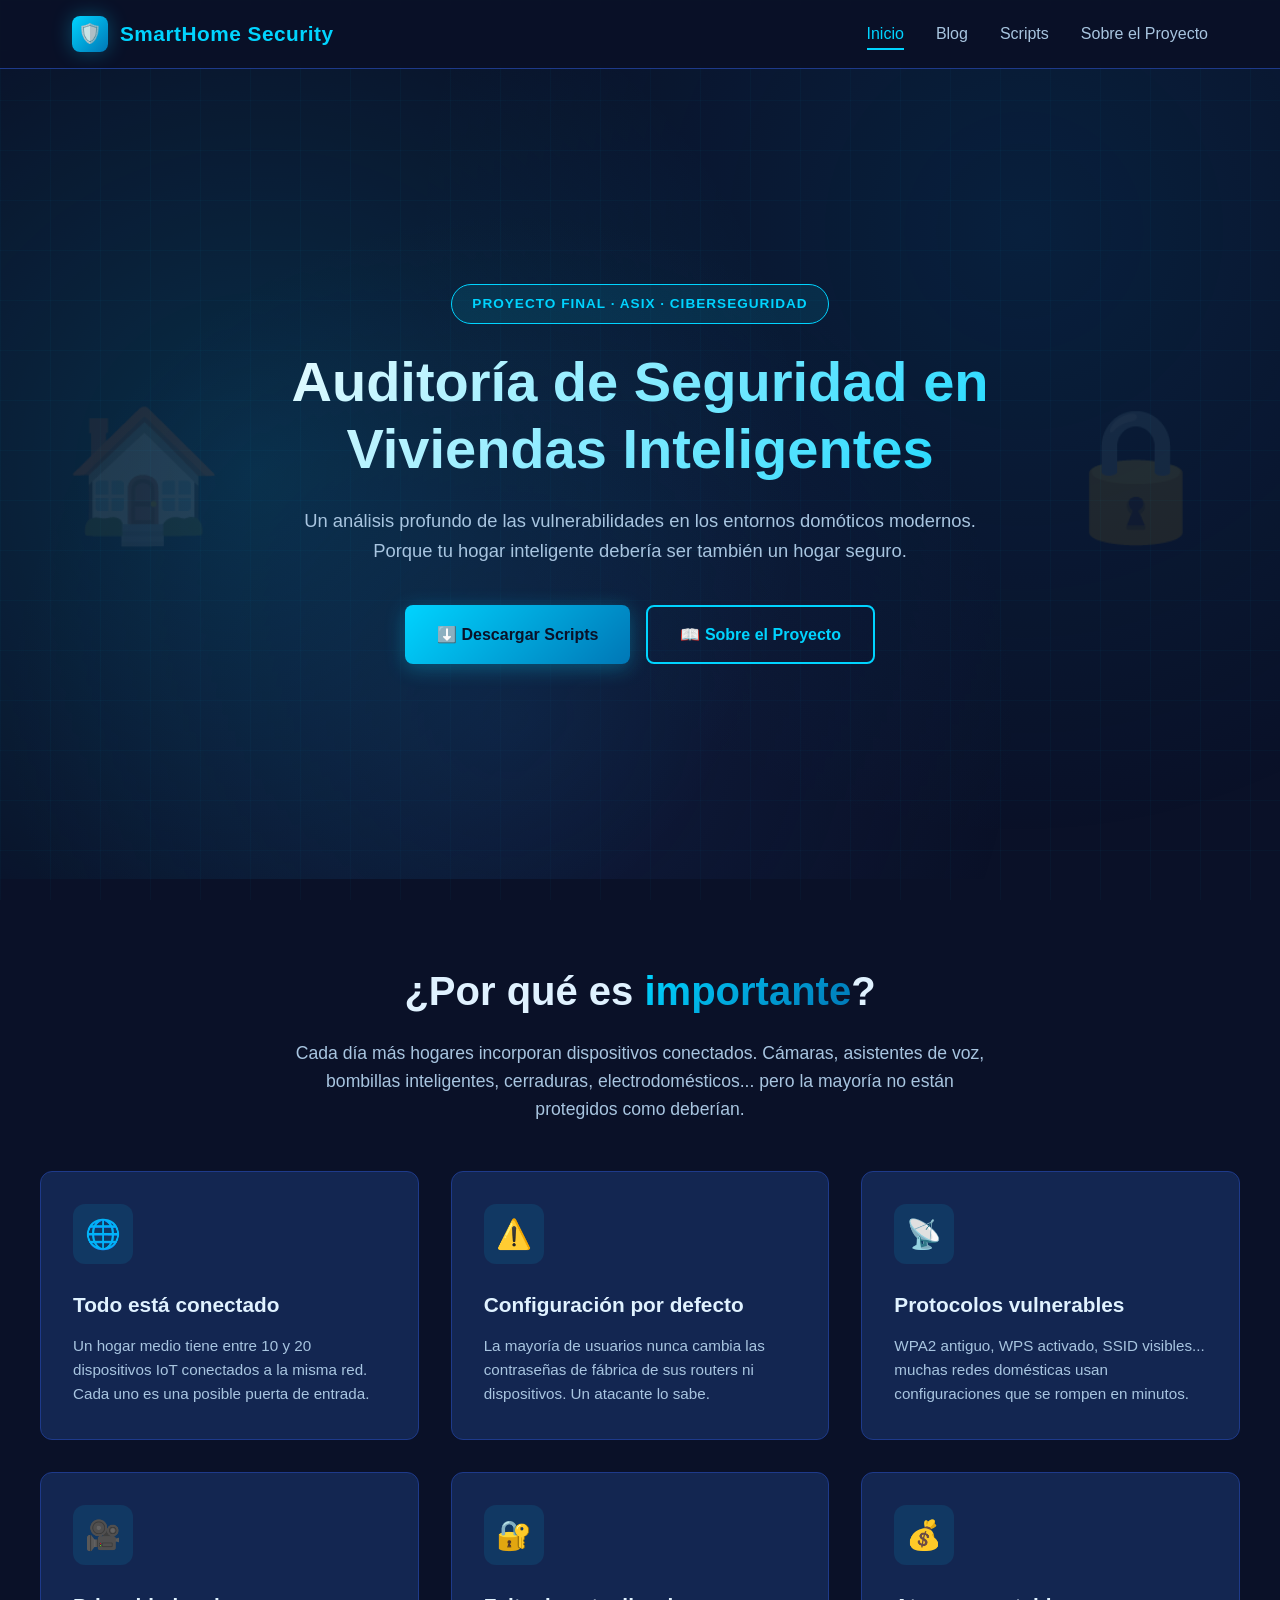
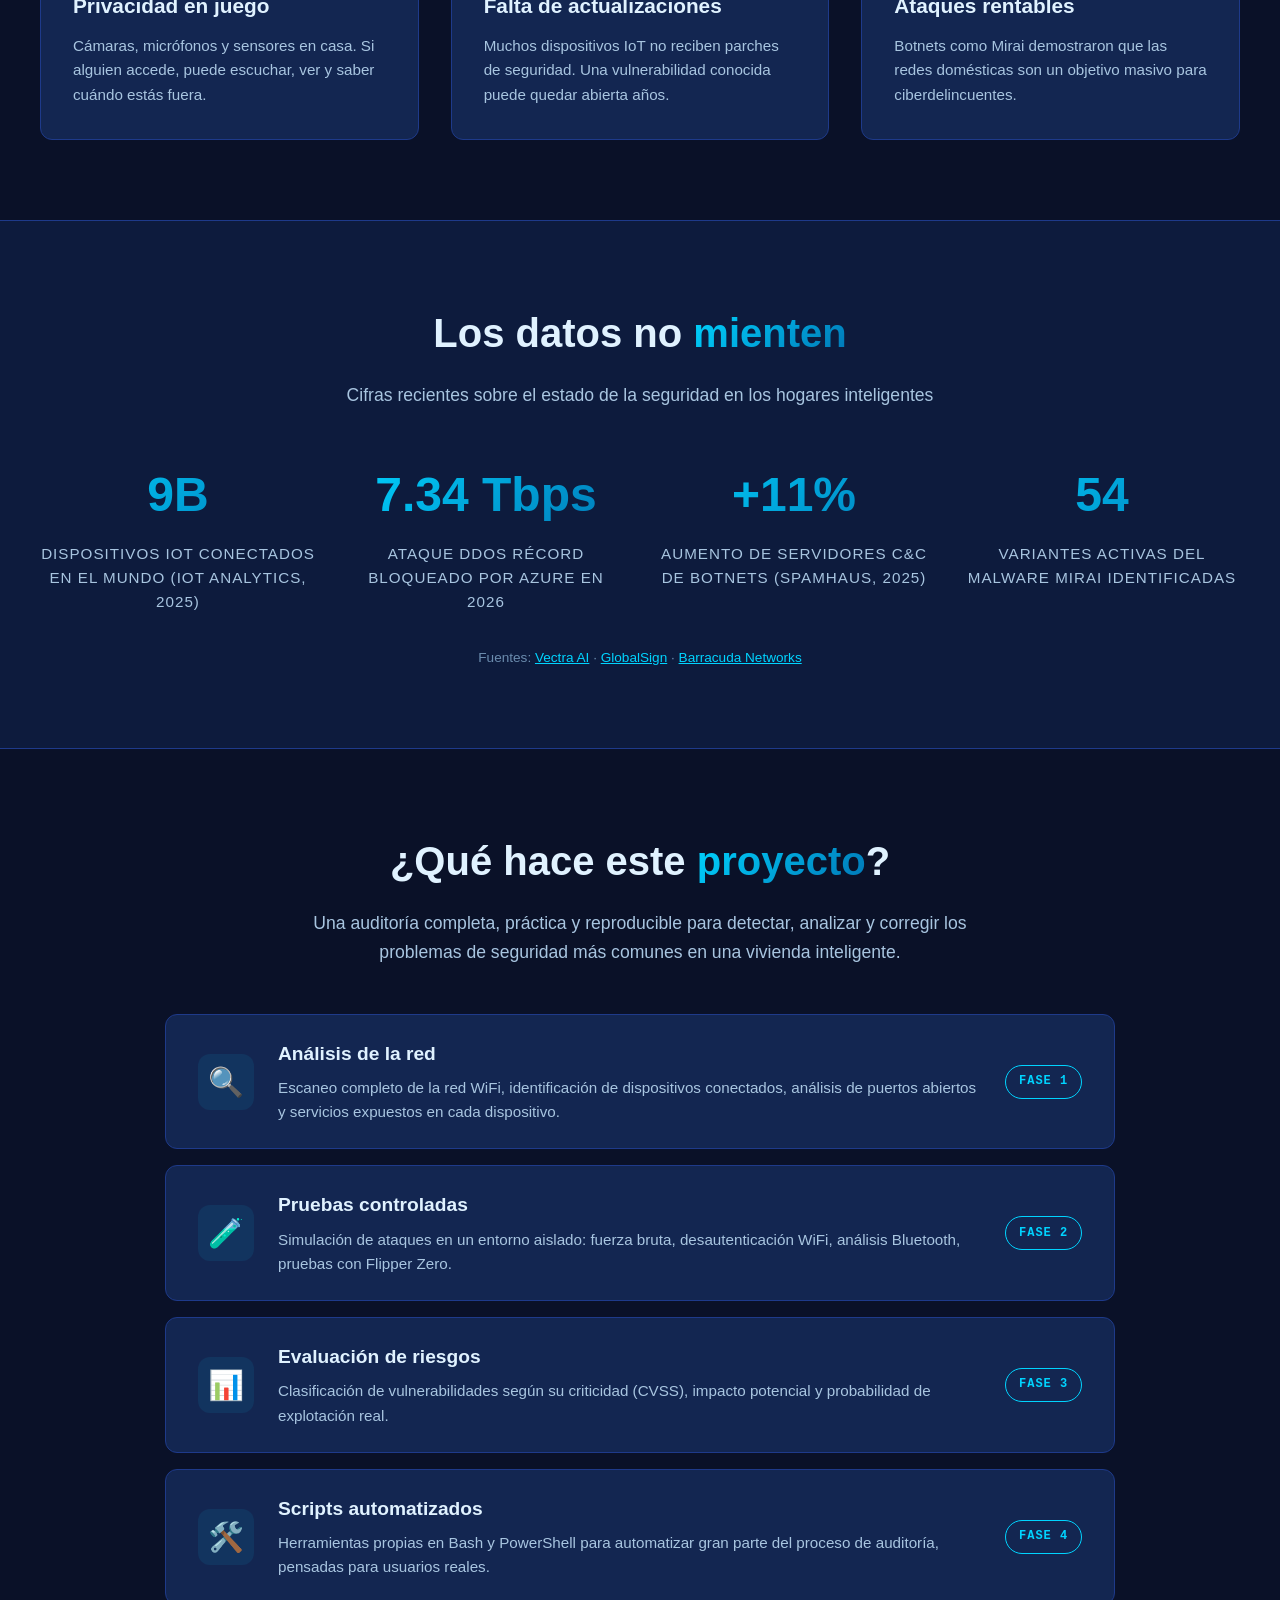
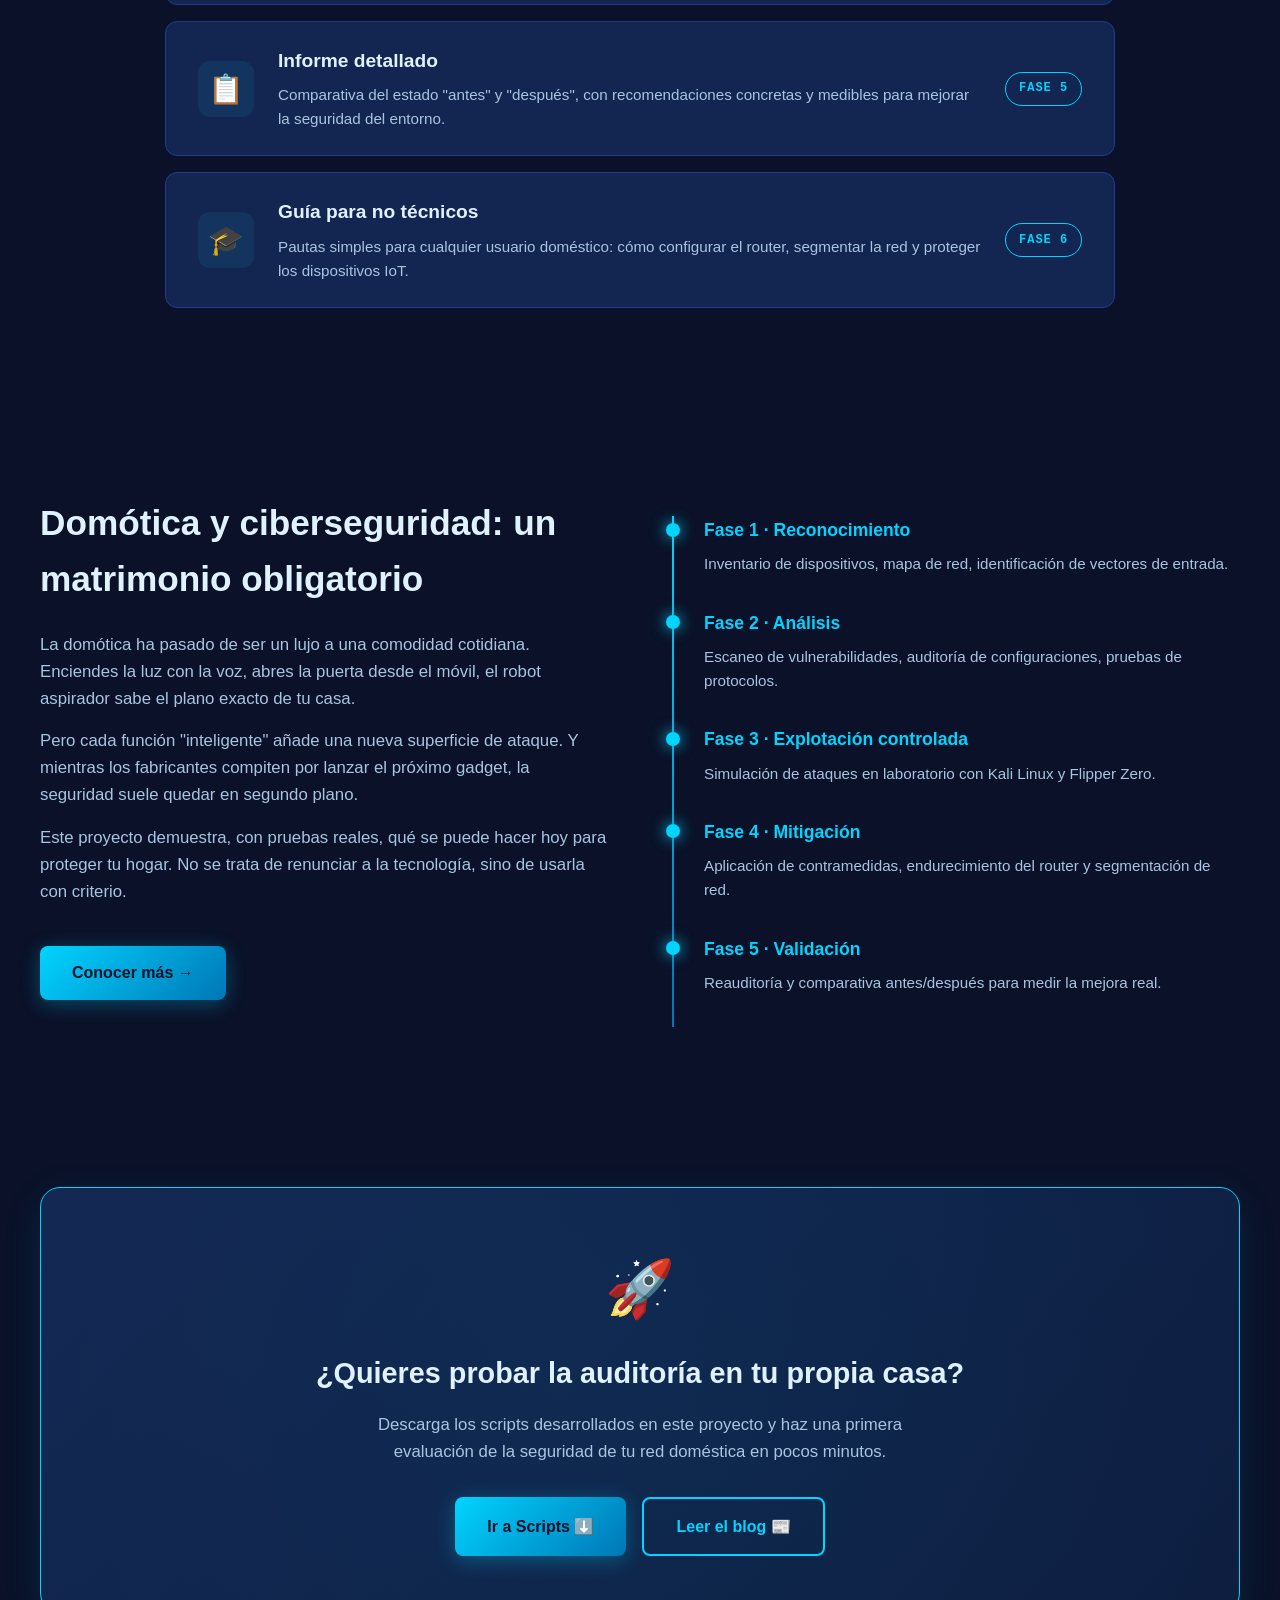
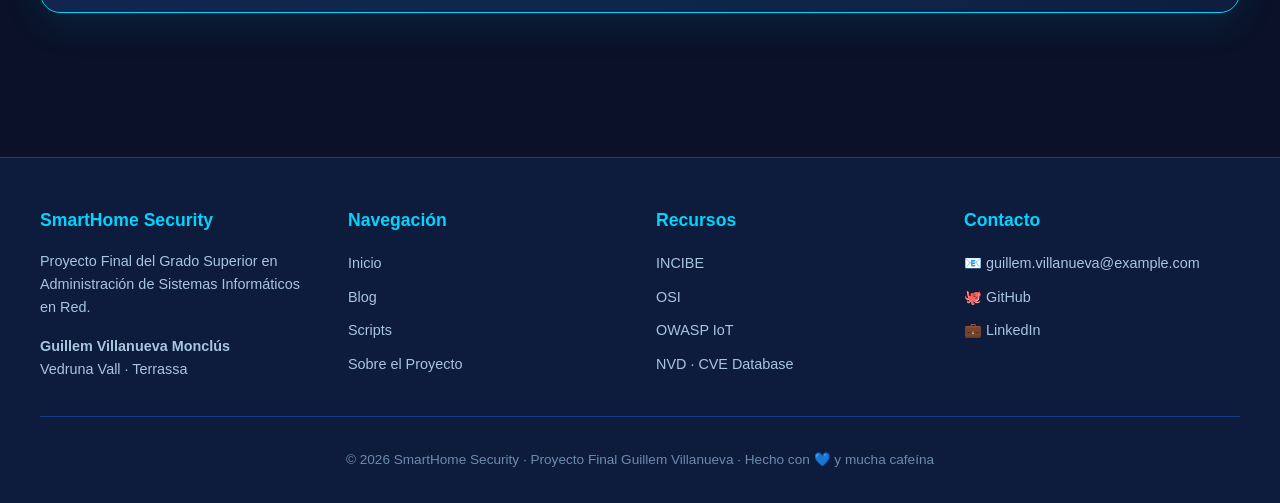
<file: smarthome-security-web_1/web-tfg/index.html>
<!DOCTYPE html>
<html lang="es">
<head>
    <meta charset="UTF-8">
    <meta name="viewport" content="width=device-width, initial-scale=1.0">
    <title>SmartHome Security | Auditoría de Seguridad en Viviendas Inteligentes</title>
    <meta name="description" content="Proyecto de auditoría de seguridad en viviendas inteligentes. Ciberseguridad doméstica, IoT, análisis de vulnerabilidades y protección de redes domésticas.">
    <link rel="stylesheet" href="css/styles.css">
    <link rel="icon" type="image/svg+xml" href="data:image/svg+xml,<svg xmlns='http://www.w3.org/2000/svg' viewBox='0 0 100 100'><text y='.9em' font-size='90'>🛡️</text></svg>">
</head>
<body>

    <!-- NAVBAR -->
    <nav class="navbar">
        <div class="nav-container">
            <a href="index.html" class="logo">
                <div class="logo-icon">🛡️</div>
                <span>SmartHome Security</span>
            </a>
            <button class="menu-toggle" aria-label="Menú">☰</button>
            <ul class="nav-links">
                <li><a href="index.html" class="active">Inicio</a></li>
                <li><a href="blog.html">Blog</a></li>
                <li><a href="scripts.html">Scripts</a></li>
                <li><a href="about.html">Sobre el Proyecto</a></li>
            </ul>
        </div>
    </nav>

    <!-- HERO -->
    <section class="hero">
        <div class="hero-visual left">🏠</div>
        <div class="hero-visual right">🔒</div>
        <div class="hero-content fade-in">
            <span class="hero-badge">Proyecto Final · ASIX · Ciberseguridad</span>
            <h1>Auditoría de Seguridad en Viviendas Inteligentes</h1>
            <p>Un análisis profundo de las vulnerabilidades en los entornos domóticos modernos. Porque tu hogar inteligente debería ser también un hogar seguro.</p>
            <div class="hero-buttons">
                <a href="scripts.html" class="btn btn-primary">
                    ⬇️ Descargar Scripts
                </a>
                <a href="about.html" class="btn btn-secondary">
                    📖 Sobre el Proyecto
                </a>
            </div>
        </div>
    </section>

    <!-- ¿POR QUÉ ES IMPORTANTE? -->
    <section class="section">
        <div class="section-container">
            <h2 class="section-title">¿Por qué es <span>importante</span>?</h2>
            <p class="section-subtitle">
                Cada día más hogares incorporan dispositivos conectados. Cámaras, asistentes de voz, bombillas inteligentes, cerraduras, electrodomésticos... pero la mayoría no están protegidos como deberían.
            </p>

            <div class="cards-grid">
                <div class="card">
                    <div class="card-icon">🌐</div>
                    <h3>Todo está conectado</h3>
                    <p>Un hogar medio tiene entre 10 y 20 dispositivos IoT conectados a la misma red. Cada uno es una posible puerta de entrada.</p>
                </div>

                <div class="card">
                    <div class="card-icon">⚠️</div>
                    <h3>Configuración por defecto</h3>
                    <p>La mayoría de usuarios nunca cambia las contraseñas de fábrica de sus routers ni dispositivos. Un atacante lo sabe.</p>
                </div>

                <div class="card">
                    <div class="card-icon">📡</div>
                    <h3>Protocolos vulnerables</h3>
                    <p>WPA2 antiguo, WPS activado, SSID visibles... muchas redes domésticas usan configuraciones que se rompen en minutos.</p>
                </div>

                <div class="card">
                    <div class="card-icon">🎥</div>
                    <h3>Privacidad en juego</h3>
                    <p>Cámaras, micrófonos y sensores en casa. Si alguien accede, puede escuchar, ver y saber cuándo estás fuera.</p>
                </div>

                <div class="card">
                    <div class="card-icon">🔐</div>
                    <h3>Falta de actualizaciones</h3>
                    <p>Muchos dispositivos IoT no reciben parches de seguridad. Una vulnerabilidad conocida puede quedar abierta años.</p>
                </div>

                <div class="card">
                    <div class="card-icon">💰</div>
                    <h3>Ataques rentables</h3>
                    <p>Botnets como Mirai demostraron que las redes domésticas son un objetivo masivo para ciberdelincuentes.</p>
                </div>
            </div>
        </div>
    </section>

    <!-- ESTADÍSTICAS REALES -->
    <section class="section stats-section">
        <div class="section-container">
            <h2 class="section-title">Los datos no <span>mienten</span></h2>
            <p class="section-subtitle">Cifras recientes sobre el estado de la seguridad en los hogares inteligentes</p>

            <div class="stats-grid">
                <div class="stat-item">
                    <h3 data-count="21">21B</h3>
                    <p>Dispositivos IoT conectados en el mundo (IoT Analytics, 2025)</p>
                </div>
                <div class="stat-item">
                    <h3 data-count="15.72">15.72 Tbps</h3>
                    <p>Ataque DDoS récord bloqueado por Azure en 2026</p>
                </div>
                <div class="stat-item">
                    <h3 data-count="24">+24%</h3>
                    <p>Aumento de servidores C&C de botnets (Spamhaus, 2025)</p>
                </div>
                <div class="stat-item">
                    <h3 data-count="116">116</h3>
                    <p>Variantes activas del malware Mirai identificadas</p>
                </div>
            </div>

            <p style="text-align: center; margin-top: 2rem; color: var(--text-muted); font-size: 0.85rem;">
                Fuentes: <a href="https://es.vectra.ai/topics/iot-security" target="_blank" style="color: var(--accent-primary);">Vectra AI</a> ·
                <a href="https://www.globalsign.com/es/blog/seguridad-iot-finalmente-madurara-en-2026" target="_blank" style="color: var(--accent-primary);">GlobalSign</a> ·
                <a href="https://blog.barracuda.com/2026/04/13/top-threat-trends-of-the-2025-botnet-landscape" target="_blank" style="color: var(--accent-primary);">Barracuda Networks</a>
            </p>
        </div>
    </section>

    <!-- ¿QUÉ HACE EL PROYECTO? (formato alternativo: lista horizontal con separadores) -->
    <section class="section">
        <div class="section-container">
            <h2 class="section-title">¿Qué hace este <span>proyecto</span>?</h2>
            <p class="section-subtitle">
                Una auditoría completa, práctica y reproducible para detectar, analizar y corregir los problemas de seguridad más comunes en una vivienda inteligente.
            </p>

            <div class="features-split">
                <div class="feature-row">
                    <div class="feature-row-icon">🔍</div>
                    <div class="feature-row-content">
                        <h3>Análisis de la red</h3>
                        <p>Escaneo completo de la red WiFi, identificación de dispositivos conectados, análisis de puertos abiertos y servicios expuestos en cada dispositivo.</p>
                    </div>
                    <div class="feature-row-tag">Fase 1</div>
                </div>

                <div class="feature-row">
                    <div class="feature-row-icon">🧪</div>
                    <div class="feature-row-content">
                        <h3>Pruebas controladas</h3>
                        <p>Simulación de ataques en un entorno aislado: fuerza bruta, desautenticación WiFi, análisis Bluetooth, pruebas con Flipper Zero.</p>
                    </div>
                    <div class="feature-row-tag">Fase 2</div>
                </div>

                <div class="feature-row">
                    <div class="feature-row-icon">📊</div>
                    <div class="feature-row-content">
                        <h3>Evaluación de riesgos</h3>
                        <p>Clasificación de vulnerabilidades según su criticidad (CVSS), impacto potencial y probabilidad de explotación real.</p>
                    </div>
                    <div class="feature-row-tag">Fase 3</div>
                </div>

                <div class="feature-row">
                    <div class="feature-row-icon">🛠️</div>
                    <div class="feature-row-content">
                        <h3>Scripts automatizados</h3>
                        <p>Herramientas propias en Bash y PowerShell para automatizar gran parte del proceso de auditoría, pensadas para usuarios reales.</p>
                    </div>
                    <div class="feature-row-tag">Fase 4</div>
                </div>

                <div class="feature-row">
                    <div class="feature-row-icon">📋</div>
                    <div class="feature-row-content">
                        <h3>Informe detallado</h3>
                        <p>Comparativa del estado "antes" y "después", con recomendaciones concretas y medibles para mejorar la seguridad del entorno.</p>
                    </div>
                    <div class="feature-row-tag">Fase 5</div>
                </div>

                <div class="feature-row">
                    <div class="feature-row-icon">🎓</div>
                    <div class="feature-row-content">
                        <h3>Guía para no técnicos</h3>
                        <p>Pautas simples para cualquier usuario doméstico: cómo configurar el router, segmentar la red y proteger los dispositivos IoT.</p>
                    </div>
                    <div class="feature-row-tag">Fase 6</div>
                </div>
            </div>
        </div>
    </section>

    <!-- DOMÓTICA + CIBERSEGURIDAD -->
    <section class="section">
        <div class="section-container">
            <div class="about-grid">
                <div class="about-content">
                    <h2>Domótica y ciberseguridad: un matrimonio obligatorio</h2>
                    <p>La domótica ha pasado de ser un lujo a una comodidad cotidiana. Enciendes la luz con la voz, abres la puerta desde el móvil, el robot aspirador sabe el plano exacto de tu casa.</p>
                    <p>Pero cada función "inteligente" añade una nueva superficie de ataque. Y mientras los fabricantes compiten por lanzar el próximo gadget, la seguridad suele quedar en segundo plano.</p>
                    <p>Este proyecto demuestra, con pruebas reales, qué se puede hacer hoy para proteger tu hogar. No se trata de renunciar a la tecnología, sino de usarla con criterio.</p>

                    <a href="about.html" class="btn btn-primary" style="margin-top: 1.5rem;">
                        Conocer más →
                    </a>
                </div>

                <div class="timeline">
                    <div class="timeline-item">
                        <h4>Fase 1 · Reconocimiento</h4>
                        <p>Inventario de dispositivos, mapa de red, identificación de vectores de entrada.</p>
                    </div>
                    <div class="timeline-item">
                        <h4>Fase 2 · Análisis</h4>
                        <p>Escaneo de vulnerabilidades, auditoría de configuraciones, pruebas de protocolos.</p>
                    </div>
                    <div class="timeline-item">
                        <h4>Fase 3 · Explotación controlada</h4>
                        <p>Simulación de ataques en laboratorio con Kali Linux y Flipper Zero.</p>
                    </div>
                    <div class="timeline-item">
                        <h4>Fase 4 · Mitigación</h4>
                        <p>Aplicación de contramedidas, endurecimiento del router y segmentación de red.</p>
                    </div>
                    <div class="timeline-item">
                        <h4>Fase 5 · Validación</h4>
                        <p>Reauditoría y comparativa antes/después para medir la mejora real.</p>
                    </div>
                </div>
            </div>
        </div>
    </section>

    <!-- CTA FINAL -->
    <section class="section">
        <div class="section-container">
            <div class="cta-banner">
                <div class="cta-icon">🚀</div>
                <h3>¿Quieres probar la auditoría en tu propia casa?</h3>
                <p>Descarga los scripts desarrollados en este proyecto y haz una primera evaluación de la seguridad de tu red doméstica en pocos minutos.</p>
                <div class="cta-buttons">
                    <a href="scripts.html" class="btn btn-primary">Ir a Scripts ⬇️</a>
                    <a href="blog.html" class="btn btn-secondary">Leer el blog 📰</a>
                </div>
            </div>
        </div>
    </section>

    <!-- FOOTER -->
    <footer class="footer">
        <div class="footer-container">
            <div class="footer-col">
                <h4>SmartHome Security</h4>
                <p>Proyecto Final del Grado Superior en Administración de Sistemas Informáticos en Red.</p>
                <p style="margin-top: 1rem;"><strong>Guillem Villanueva Monclús</strong></p>
                <p>Vedruna Vall · Terrassa</p>
            </div>

            <div class="footer-col">
                <h4>Navegación</h4>
                <ul>
                    <li><a href="index.html">Inicio</a></li>
                    <li><a href="blog.html">Blog</a></li>
                    <li><a href="scripts.html">Scripts</a></li>
                    <li><a href="about.html">Sobre el Proyecto</a></li>
                </ul>
            </div>

            <div class="footer-col">
                <h4>Recursos</h4>
                <ul>
                    <li><a href="https://www.incibe.es/" target="_blank" rel="noopener">INCIBE</a></li>
                    <li><a href="https://www.osi.es/" target="_blank" rel="noopener">OSI</a></li>
                    <li><a href="https://owasp.org/www-project-internet-of-things/" target="_blank" rel="noopener">OWASP IoT</a></li>
                    <li><a href="https://nvd.nist.gov/" target="_blank" rel="noopener">NVD · CVE Database</a></li>
                </ul>
            </div>

            <div class="footer-col">
                <h4>Contacto</h4>
                <ul>
                    <li><a href="#">📧 guillem.villanueva@example.com</a></li>
                    <li><a href="#">🐙 GitHub</a></li>
                    <li><a href="#">💼 LinkedIn</a></li>
                </ul>
            </div>
        </div>

        <div class="footer-bottom">
            <p>© 2026 SmartHome Security · Proyecto Final Guillem Villanueva · Hecho con 💙 y mucha cafeína</p>
        </div>
    </footer>

    <script src="js/script.js"></script>
</body>
</html>
</file>
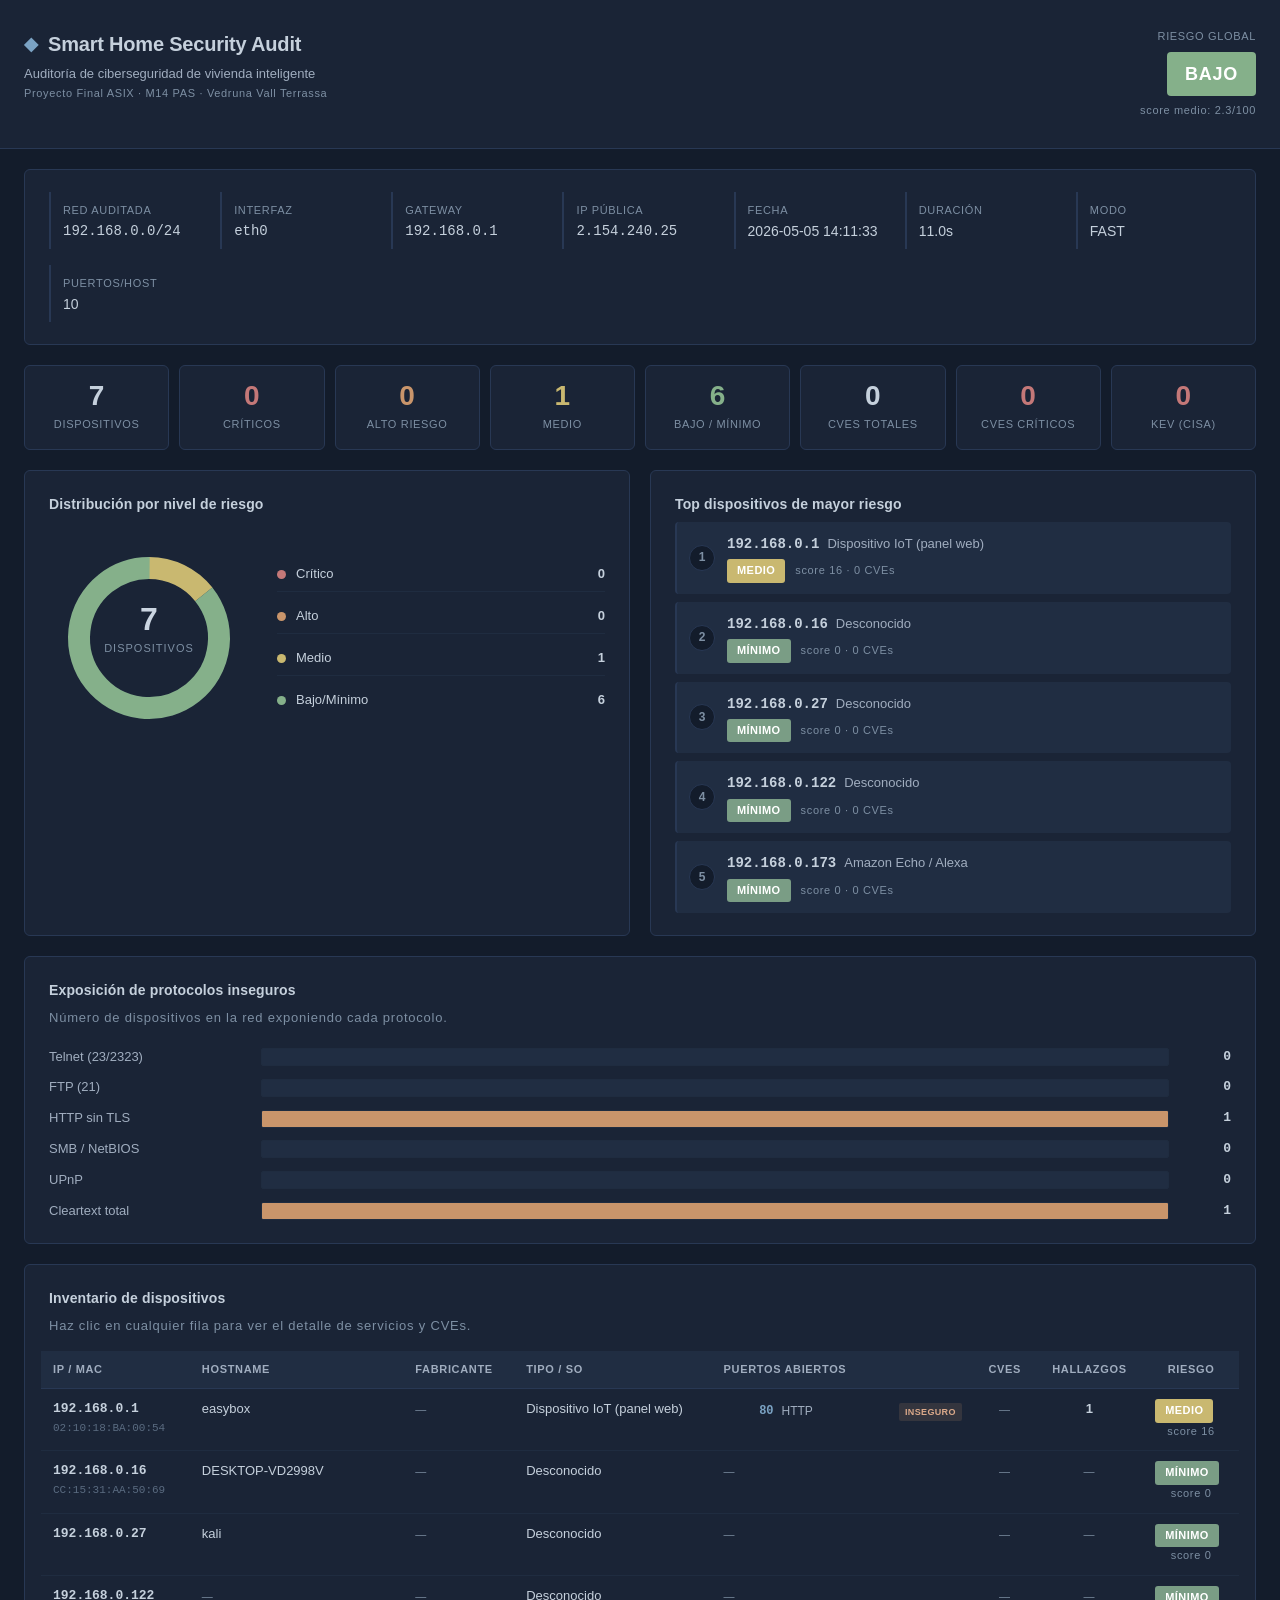
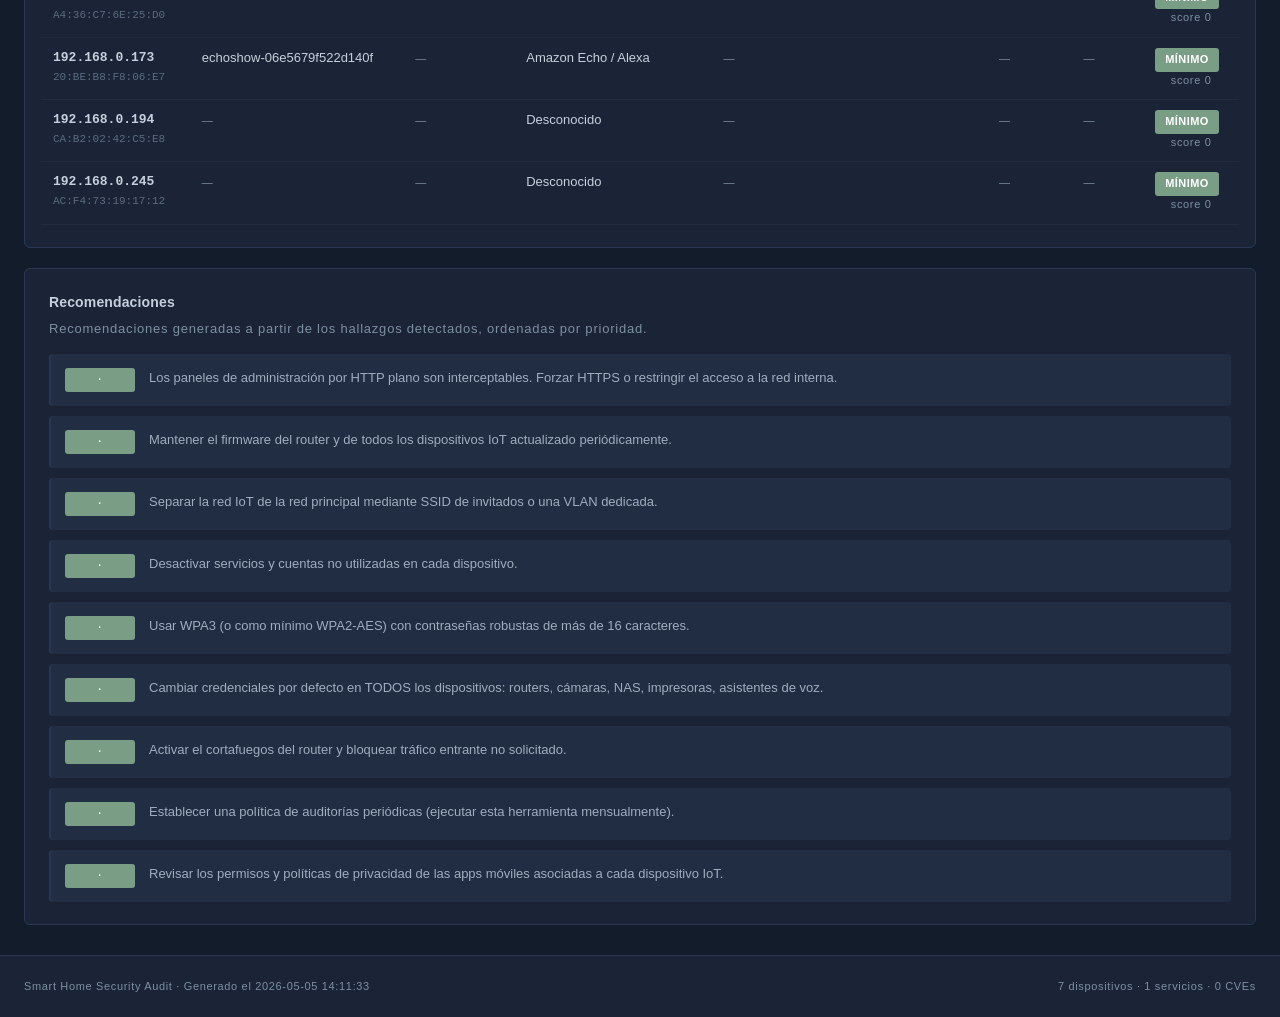
<file: script/reports/audit_20260505_141133.html>
<!doctype html>
<html lang="es"><head>
<meta charset="utf-8">
<meta name="viewport" content="width=device-width, initial-scale=1">
<title>Smart Home Audit · 2026-05-05 14:11:33</title>
<style>

* { box-sizing: border-box; margin: 0; padding: 0; }

:root {
  /* Fondos */
  --bg-page:    #131c2b;     /* azul oscuro casi negro */
  --bg-card:    #1a2436;     /* azul oscuro suave */
  --bg-card2:   #202d42;     /* un poco más claro */
  --bg-elev:    #283854;
  /* Bordes */
  --border:     #283854;
  --border-soft:#1f2c40;
  /* Texto */
  --text:       #c5d0dc;     /* azul claro suave */
  --text-soft:  #a0adbf;
  --text-dim:   #7d8fa3;
  --text-mut:   #5a6b80;
  /* Acento sobrio (azul gris, no cyan) */
  --accent:     #7ba3c4;
  /* Severidades pastel */
  --crit:       #c47878;
  --alto:       #c9956b;
  --med:        #c9b870;
  --bajo:       #85b08a;
}

html, body {
  background: var(--bg-page);
  color: var(--text);
  font-family: -apple-system, BlinkMacSystemFont, "Segoe UI", Roboto, sans-serif;
  font-size: 14px;
  line-height: 1.6;
  min-height: 100vh;
}

.container { max-width: 1400px; margin: 0 auto; padding: 0 24px; }

/* ------------------ Header ------------------ */
header {
  background: var(--bg-card);
  border-bottom: 1px solid var(--border);
  padding: 28px 0;
}
.header-inner {
  display: flex; justify-content: space-between; align-items: flex-start;
  gap: 24px; flex-wrap: wrap;
}
.logo-line {
  display: flex; align-items: center; gap: 10px;
  font-size: 20px; font-weight: 600; color: var(--text);
}
.logo-icon { color: var(--accent); font-size: 18px; }
.logo-txt { letter-spacing: -0.01em; }
.subtitle { color: var(--text-soft); margin-top: 4px; font-size: 13px; }
.small { font-size: 11px; }
.header-right { text-align: right; min-width: 200px; }
.global-risk {
  display: inline-block;
  color: white;
  padding: 8px 18px;
  font-size: 18px;
  font-weight: 600;
  border-radius: 4px;
  margin: 6px 0;
  letter-spacing: 0.04em;
}

/* ------------------ Cards ------------------ */
.card {
  background: var(--bg-card);
  border: 1px solid var(--border);
  border-radius: 6px;
  padding: 22px 24px;
  margin: 20px 0;
}
.card h2 {
  color: var(--text);
  font-size: 14px;
  font-weight: 600;
  margin-bottom: 6px;
  letter-spacing: 0.01em;
}
.card p { color: var(--text-dim); margin-bottom: 14px; font-size: 13px; }

.dim { color: var(--text-dim); font-size: 11px; letter-spacing: 0.06em; }
.mono { font-family: "SF Mono", Consolas, "Liberation Mono", monospace; }

/* ------------------ Meta grid ------------------ */
.meta-grid {
  display: grid;
  grid-template-columns: repeat(auto-fit, minmax(140px, 1fr));
  gap: 16px;
}
.meta-grid > div {
  padding: 6px 0 6px 12px;
  border-left: 2px solid var(--border);
}

/* ------------------ KPIs ------------------ */
.kpi-row {
  display: grid;
  grid-template-columns: repeat(auto-fit, minmax(135px, 1fr));
  gap: 10px; margin: 20px 0;
}
.kpi {
  background: var(--bg-card);
  border: 1px solid var(--border);
  border-radius: 6px;
  padding: 16px 14px;
  text-align: center;
  transition: border-color 0.15s, transform 0.15s;
}
.kpi:hover {
  border-color: var(--accent);
  transform: translateY(-1px);
}
.kpi-num {
  font-size: 28px;
  font-weight: 600;
  line-height: 1;
  color: var(--text);
  font-feature-settings: "tnum";
}
.kpi-lbl {
  color: var(--text-dim);
  font-size: 11px;
  letter-spacing: 0.06em;
  text-transform: uppercase;
  margin-top: 6px;
}

/* ------------------ Two col layout ------------------ */
.two-col { display: grid; grid-template-columns: 1fr 1fr; gap: 20px; margin: 20px 0; }
@media (max-width: 900px) { .two-col { grid-template-columns: 1fr; } }
.two-col .card { margin: 0; }

/* ------------------ Donut ------------------ */
.chart-wrap { display: flex; gap: 28px; align-items: center; padding: 16px 0; }
.donut { flex-shrink: 0; }
.legend { flex: 1; display: flex; flex-direction: column; gap: 8px; }
.legend > div {
  display: flex; align-items: center; gap: 10px;
  padding: 6px 0;
  border-bottom: 1px solid var(--border-soft);
  font-size: 13px;
}
.legend > div:last-child { border-bottom: none; }
.dot { width: 9px; height: 9px; border-radius: 50%; flex-shrink: 0; }
.legend b { margin-left: auto; color: var(--text); font-weight: 600; }

/* ------------------ Top items ------------------ */
.top-list { display: flex; flex-direction: column; gap: 8px; }
.top-item {
  display: flex; align-items: center; gap: 12px;
  padding: 11px 12px;
  background: var(--bg-card2);
  border-radius: 4px;
  border-left: 2px solid var(--border);
  transition: border-left-color 0.15s;
}
.top-item:hover { border-left-color: var(--accent); }
.top-num {
  width: 26px; height: 26px; border-radius: 50%;
  background: var(--bg-page); color: var(--text-dim);
  display: flex; align-items: center; justify-content: center;
  font-size: 12px; font-weight: 600; flex-shrink: 0;
  border: 1px solid var(--border);
}
.top-info { flex: 1; min-width: 0; }
.top-line { display: flex; gap: 8px; flex-wrap: wrap; align-items: baseline; }
.top-line b { color: var(--text); }
.top-type { color: var(--text-soft); font-size: 13px; }
.top-meta {
  display: flex; gap: 10px; align-items: center;
  margin-top: 4px; flex-wrap: wrap;
}

/* ------------------ Bars ------------------ */
.bars { display: flex; flex-direction: column; gap: 10px; padding-top: 4px; }
.bar-row {
  display: grid;
  grid-template-columns: 200px 1fr 50px;
  gap: 12px; align-items: center;
}
.bar-label { color: var(--text-soft); font-size: 13px; }
.bar-track {
  background: var(--bg-card2);
  border-radius: 2px; overflow: hidden;
  height: 18px;
  border: 1px solid var(--border-soft);
}
.bar-fill {
  height: 100%;
  transition: width 0.6s ease-out;
}
.bar-value {
  font-family: "SF Mono", Consolas, monospace;
  font-weight: 600;
  color: var(--text);
  text-align: right;
  font-size: 13px;
}

/* ------------------ Risk pill ------------------ */
.risk-pill {
  display: inline-block;
  color: white;
  padding: 3px 10px;
  border-radius: 3px;
  font-size: 11px;
  font-weight: 600;
  letter-spacing: 0.04em;
  text-transform: uppercase;
}

/* ------------------ Tabla inventario ------------------ */
.table-wrap { overflow-x: auto; margin: 0 -8px; }
table {
  width: 100%;
  border-collapse: collapse;
  font-size: 13px;
  min-width: 1100px;
}
th {
  text-align: left;
  padding: 10px 12px;
  background: var(--bg-card2);
  color: var(--text-soft);
  font-weight: 600;
  font-size: 11px;
  text-transform: uppercase;
  letter-spacing: 0.06em;
  border-bottom: 1px solid var(--border);
}
td {
  padding: 10px 12px;
  border-bottom: 1px solid var(--border-soft);
  vertical-align: top;
}
.center { text-align: center; }
.device-row { cursor: pointer; transition: background 0.1s; }
.device-row:hover { background: var(--bg-card2); }
.device-row td { color: var(--text); }

.ip-col { white-space: nowrap; }
.ip-main { font-weight: 600; font-family: "SF Mono", Consolas, monospace; color: var(--text); }
.mac { color: var(--text-mut); font-family: "SF Mono", Consolas, monospace; font-size: 11px; }

/* ---- Puertos: lista vertical limpia ---- */
.ports-col {
  min-width: 240px;
  max-width: 280px;
}
.port-line {
  display: grid;
  grid-template-columns: 50px 1fr auto;
  gap: 8px;
  padding: 3px 0;
  align-items: center;
  font-size: 12px;
}
.port-num {
  font-family: "SF Mono", Consolas, monospace;
  font-weight: 600;
  color: var(--accent);
  text-align: right;
}
.port-name {
  color: var(--text-soft);
  font-size: 12px;
}
.port-cls {
  font-size: 9px;
  font-weight: 700;
  letter-spacing: 0.04em;
  padding: 2px 6px;
  border-radius: 2px;
}
.cls-seguro   { background: rgba(133, 176, 138, 0.15); color: #98c79c; }
.cls-neutro   { background: rgba(123, 163, 196, 0.15); color: #9ebcd6; }
.cls-revisar  { background: rgba(201, 184, 112, 0.15); color: #d4c688; }
.cls-inseguro { background: rgba(201, 149, 107, 0.15); color: #dba98a; }
.cls-critico  { background: rgba(196, 120, 120, 0.18); color: #d99595; }

/* ------------------ Detalle expandible ------------------ */
.device-detail td { padding: 0; background: var(--bg-page); }
.detail-box {
  padding: 18px 22px;
  border-left: 2px solid var(--accent);
  background: var(--bg-card);
}
.detail-section { margin-bottom: 18px; }
.detail-section:last-child { margin-bottom: 0; }
.detail-section h4 {
  color: var(--text-soft);
  font-size: 11px;
  text-transform: uppercase;
  letter-spacing: 0.08em;
  margin-bottom: 10px;
  font-weight: 600;
}
.chip {
  display: inline-block;
  padding: 3px 10px;
  margin: 2px;
  background: var(--bg-card2);
  border: 1px solid var(--border);
  border-radius: 3px;
  color: var(--text-soft);
  font-size: 11px;
}
.service-detail {
  background: var(--bg-card2);
  border: 1px solid var(--border);
  border-radius: 4px;
  padding: 12px 14px;
  margin-bottom: 8px;
}
.service-head {
  display: flex; gap: 10px; align-items: center;
  margin-bottom: 8px; flex-wrap: wrap;
}
.port-num-large {
  font-family: "SF Mono", Consolas, monospace;
  color: var(--accent);
  font-weight: 700;
  font-size: 15px;
}
.port-name-large {
  color: var(--text);
  font-weight: 500;
  font-size: 13px;
}
.cls-badge {
  font-size: 10px;
  font-weight: 700;
  letter-spacing: 0.05em;
  padding: 2px 8px;
  border-radius: 2px;
  margin-left: auto;
}
.kv { font-size: 12px; padding: 3px 0; color: var(--text-soft); }
.kv code {
  background: var(--bg-page);
  padding: 2px 6px;
  border-radius: 2px;
  font-size: 11px;
  color: var(--text);
  border: 1px solid var(--border);
  font-family: "SF Mono", Consolas, monospace;
}

/* ------------------ CVEs ------------------ */
.cves-list { margin-top: 10px; }
.cve-item {
  background: var(--bg-page);
  border-left: 2px solid var(--crit);
  padding: 9px 14px;
  margin: 6px 0;
  border-radius: 0 3px 3px 0;
}
.cve-head {
  display: flex; gap: 10px; align-items: center; flex-wrap: wrap;
}
.cve-id {
  color: var(--accent);
  font-weight: 600;
  text-decoration: none;
  font-family: "SF Mono", Consolas, monospace;
  font-size: 12px;
}
.cve-id:hover { text-decoration: underline; }
.cvss {
  color: white;
  padding: 2px 8px;
  border-radius: 2px;
  font-size: 11px;
  font-weight: 600;
  font-family: "SF Mono", Consolas, monospace;
}
.kev-badge {
  background: var(--crit);
  color: white;
  padding: 2px 8px;
  border-radius: 2px;
  font-size: 10px;
  font-weight: 700;
  letter-spacing: 0.04em;
}
.cve-desc { color: var(--text-dim); font-size: 12px; margin-top: 6px; line-height: 1.5; }

/* ------------------ Findings ------------------ */
.finding-item {
  background: var(--bg-card2);
  padding: 10px 14px;
  border-radius: 4px;
  margin: 6px 0;
  border-left: 2px solid var(--border);
}
.sev-pill {
  color: white;
  padding: 2px 8px;
  border-radius: 2px;
  font-size: 10px;
  font-weight: 700;
  margin-right: 8px;
  letter-spacing: 0.04em;
}
.rec-inline {
  color: var(--text-soft);
  font-size: 12px;
  margin-top: 4px;
  padding-left: 10px;
  border-left: 2px solid var(--border-soft);
}

/* ------------------ Recomendaciones ------------------ */
.recs-list { display: flex; flex-direction: column; gap: 10px; margin-top: 8px; }
.rec-item {
  display: grid;
  grid-template-columns: 70px 1fr;
  gap: 14px;
  padding: 14px;
  background: var(--bg-card2);
  border-radius: 4px;
  border-left: 2px solid var(--border);
  transition: border-left-color 0.15s;
}
.rec-item:hover { border-left-color: var(--accent); }
.rec-prio {
  color: white;
  font-size: 10px;
  font-weight: 700;
  letter-spacing: 0.05em;
  padding: 4px 8px;
  border-radius: 3px;
  text-align: center;
  height: fit-content;
  align-self: flex-start;
}
.rec-content {}
.rec-title {
  color: var(--text);
  font-weight: 600;
  font-size: 13px;
  margin-bottom: 4px;
}
.rec-desc {
  color: var(--text-soft);
  font-size: 13px;
  line-height: 1.6;
}

/* ------------------ Footer ------------------ */
footer {
  padding: 22px 0;
  border-top: 1px solid var(--border);
  margin-top: 30px;
  background: var(--bg-card);
}
footer .container {
  display: flex;
  justify-content: space-between;
  flex-wrap: wrap;
  gap: 12px;
}

/* ------------------ Print ------------------ */
.pad { padding: 24px; }
.dim.center { text-align: center; }

@media print {
  body { background: white; color: #1a2436; }
  header, footer { background: #f3f4f6; color: #1a2436; }
  .card, .kpi { break-inside: avoid; background: white; border-color: #d1d5db; }
  .device-detail { display: table-row !important; }
  .dim, .text-soft { color: #4b5563 !important; }
}

</style>
</head>
<body>

<header>
  <div class="container header-inner">
    <div>
      <div class="logo-line">
        <span class="logo-icon">◆</span>
        <span class="logo-txt">Smart Home Security Audit</span>
      </div>
      <div class="subtitle">Auditoría de ciberseguridad de vivienda inteligente</div>
      <div class="dim small">Proyecto Final ASIX · M14 PAS · Vedruna Vall Terrassa</div>
    </div>
    <div class="header-right">
      <div class="dim small">RIESGO GLOBAL</div>
      <div class="global-risk" style="background:#85b08a">
        BAJO
      </div>
      <div class="dim small">score medio: 2.3/100</div>
    </div>
  </div>
</header>

<main class="container">

  <section class="card">
    <div class="meta-grid">
      <div><span class="dim">RED AUDITADA</span><div class="mono">192.168.0.0/24</div></div>
      <div><span class="dim">INTERFAZ</span><div class="mono">eth0</div></div>
      <div><span class="dim">GATEWAY</span><div class="mono">192.168.0.1</div></div>
      <div><span class="dim">IP PÚBLICA</span><div class="mono">2.154.240.25</div></div>
      <div><span class="dim">FECHA</span><div>2026-05-05 14:11:33</div></div>
      <div><span class="dim">DURACIÓN</span><div>11.0s</div></div>
      <div><span class="dim">MODO</span><div>FAST</div></div>
      <div><span class="dim">PUERTOS/HOST</span><div>10</div></div>
    </div>
  </section>

  <section class="kpi-row">
    <div class="kpi"><div class="kpi-num">7</div><div class="kpi-lbl">Dispositivos</div></div>
    <div class="kpi"><div class="kpi-num" style="color:#c47878">0</div><div class="kpi-lbl">Críticos</div></div>
    <div class="kpi"><div class="kpi-num" style="color:#c9956b">0</div><div class="kpi-lbl">Alto riesgo</div></div>
    <div class="kpi"><div class="kpi-num" style="color:#c9b870">1</div><div class="kpi-lbl">Medio</div></div>
    <div class="kpi"><div class="kpi-num" style="color:#85b08a">6</div><div class="kpi-lbl">Bajo / Mínimo</div></div>
    <div class="kpi"><div class="kpi-num">0</div><div class="kpi-lbl">CVEs totales</div></div>
    <div class="kpi"><div class="kpi-num" style="color:#c47878">0</div><div class="kpi-lbl">CVEs críticos</div></div>
    <div class="kpi"><div class="kpi-num" style="color:#c47878">0</div><div class="kpi-lbl">KEV (CISA)</div></div>
  </section>

  <section class="two-col">
    <div class="card">
      <h2>Distribución por nivel de riesgo</h2>
      <div class="chart-wrap">
        
    <svg class="donut" viewBox="0 0 200 200" width="200" height="200">
      <circle cx="100" cy="100" r="70" fill="none"
              stroke="#1c2940" stroke-width="22"/>
      
        <circle cx="100" cy="100" r="70"
                fill="none" stroke="#c9b870" stroke-width="22"
                stroke-dasharray="62.831853 439.82297100000005"
                transform="rotate(-90.0 100 100)"/>
        
        <circle cx="100" cy="100" r="70"
                fill="none" stroke="#85b08a" stroke-width="22"
                stroke-dasharray="376.99111800000003 439.82297100000005"
                transform="rotate(-38.57142857142858 100 100)"/>
        
      <text x="100" y="92" text-anchor="middle"
            fill="#cbd5e1" font-size="32" font-weight="600">7</text>
      <text x="100" y="114" text-anchor="middle"
            fill="#7d8fa3" font-size="11" letter-spacing="1">DISPOSITIVOS</text>
    </svg>
    
        <div class="legend">
          <div><span class="dot" style="background:#c47878"></span>Crítico <b>0</b></div>
          <div><span class="dot" style="background:#c9956b"></span>Alto <b>0</b></div>
          <div><span class="dot" style="background:#c9b870"></span>Medio <b>1</b></div>
          <div><span class="dot" style="background:#85b08a"></span>Bajo/Mínimo <b>6</b></div>
        </div>
      </div>
    </div>

    <div class="card">
      <h2>Top dispositivos de mayor riesgo</h2>
      <div class="top-list">
        
        <div class="top-item">
          <div class="top-num">1</div>
          <div class="top-info">
            <div class="top-line">
              <b class="mono">192.168.0.1</b>
              <span class="top-type">Dispositivo IoT (panel web)</span>
            </div>
            <div class="top-meta">
              <span class="risk-pill" style="background:#c9b870">MEDIO</span>
              <span class="dim small">score 16 · 0 CVEs</span>
            </div>
          </div>
        </div>
        
        <div class="top-item">
          <div class="top-num">2</div>
          <div class="top-info">
            <div class="top-line">
              <b class="mono">192.168.0.16</b>
              <span class="top-type">Desconocido</span>
            </div>
            <div class="top-meta">
              <span class="risk-pill" style="background:#7a9d85">MÍNIMO</span>
              <span class="dim small">score 0 · 0 CVEs</span>
            </div>
          </div>
        </div>
        
        <div class="top-item">
          <div class="top-num">3</div>
          <div class="top-info">
            <div class="top-line">
              <b class="mono">192.168.0.27</b>
              <span class="top-type">Desconocido</span>
            </div>
            <div class="top-meta">
              <span class="risk-pill" style="background:#7a9d85">MÍNIMO</span>
              <span class="dim small">score 0 · 0 CVEs</span>
            </div>
          </div>
        </div>
        
        <div class="top-item">
          <div class="top-num">4</div>
          <div class="top-info">
            <div class="top-line">
              <b class="mono">192.168.0.122</b>
              <span class="top-type">Desconocido</span>
            </div>
            <div class="top-meta">
              <span class="risk-pill" style="background:#7a9d85">MÍNIMO</span>
              <span class="dim small">score 0 · 0 CVEs</span>
            </div>
          </div>
        </div>
        
        <div class="top-item">
          <div class="top-num">5</div>
          <div class="top-info">
            <div class="top-line">
              <b class="mono">192.168.0.173</b>
              <span class="top-type">Amazon Echo / Alexa</span>
            </div>
            <div class="top-meta">
              <span class="risk-pill" style="background:#7a9d85">MÍNIMO</span>
              <span class="dim small">score 0 · 0 CVEs</span>
            </div>
          </div>
        </div>
        
      </div>
    </div>
  </section>

  <section class="card">
    <h2>Exposición de protocolos inseguros</h2>
    <p class="dim">Número de dispositivos en la red exponiendo cada protocolo.</p>
    <div class="bars">
        <div class="bar-row">
          <div class="bar-label">Telnet (23/2323)</div>
          <div class="bar-track">
            <div class="bar-fill" style="width:0.0%; background:#3a4d5e"></div>
          </div>
          <div class="bar-value">0</div>
        </div>
        
        <div class="bar-row">
          <div class="bar-label">FTP (21)</div>
          <div class="bar-track">
            <div class="bar-fill" style="width:0.0%; background:#3a4d5e"></div>
          </div>
          <div class="bar-value">0</div>
        </div>
        
        <div class="bar-row">
          <div class="bar-label">HTTP sin TLS</div>
          <div class="bar-track">
            <div class="bar-fill" style="width:100.0%; background:#c9956b"></div>
          </div>
          <div class="bar-value">1</div>
        </div>
        
        <div class="bar-row">
          <div class="bar-label">SMB / NetBIOS</div>
          <div class="bar-track">
            <div class="bar-fill" style="width:0.0%; background:#3a4d5e"></div>
          </div>
          <div class="bar-value">0</div>
        </div>
        
        <div class="bar-row">
          <div class="bar-label">UPnP</div>
          <div class="bar-track">
            <div class="bar-fill" style="width:0.0%; background:#3a4d5e"></div>
          </div>
          <div class="bar-value">0</div>
        </div>
        
        <div class="bar-row">
          <div class="bar-label">Cleartext total</div>
          <div class="bar-track">
            <div class="bar-fill" style="width:100.0%; background:#c9956b"></div>
          </div>
          <div class="bar-value">1</div>
        </div>
        </div>
  </section>

  <section class="card">
    <h2>Inventario de dispositivos</h2>
    <p class="dim">Haz clic en cualquier fila para ver el detalle de servicios y CVEs.</p>
    <div class="table-wrap">
      <table>
        <thead>
          <tr>
            <th>IP / MAC</th>
            <th>Hostname</th>
            <th>Fabricante</th>
            <th>Tipo / SO</th>
            <th>Puertos abiertos</th>
            <th class="center">CVEs</th>
            <th class="center">Hallazgos</th>
            <th class="center">Riesgo</th>
          </tr>
        </thead>
        <tbody>
          
        <tr class="device-row" onclick="toggleDetails('dev-0')">
          <td class="ip-col">
            <div class="ip-main">192.168.0.1</div>
            <div class="mac">02:10:18:BA:00:54</div>
          </td>
          <td>easybox</td>
          <td><span class='dim'>—</span></td>
          <td>
            <div>Dispositivo IoT (panel web)</div>
            
          </td>
          <td class="ports-col"><div class='port-line'><span class='port-num'>80</span><span class='port-name'>HTTP</span><span class='port-cls cls-inseguro'>INSEGURO</span></div></td>
          <td class="center"><span class='dim'>—</span></td>
          <td class="center"><b>1</b></td>
          <td>
            <div class="risk-pill" style="background:#c9b870">MEDIO</div>
            <div class="dim small center">score 16</div>
          </td>
        </tr>
        
        <tr class="device-detail" id="dev-0" style="display:none">
          <td colspan="8">
            <div class="detail-box"><div class='detail-section'><h4>Servicios detectados</h4>
            <div class="service-detail">
              <div class="service-head">
                <span class="port-num-large">80</span>
                <span class="port-name-large">HTTP</span>
                <span class="cls-badge cls-inseguro">INSEGURO</span>
              </div>
              
              <div class='kv'><span class='dim'>Banner:</span> <code>Server: WebServer</code></div>
              
            </div></div><div class='detail-section'><h4>Hallazgos</h4>
            <div class="finding-item">
              <span class="sev-pill" style="background:#c9956b">ALTA</span>
              <b>Puerto 80/HTTP transmite sin cifrar</b>
              <div class='dim small'>HTTP envía información en claro por la red. Puede ser interceptado con sniffing.</div>
              <div class='rec-inline'>↪ Usar la variante cifrada equivalente (HTTPS, SFTP, IMAPS, SMTPS, MQTT-TLS...).</div>
            </div>
            </div></div>
          </td>
        </tr>
        
        <tr class="device-row" onclick="toggleDetails('dev-1')">
          <td class="ip-col">
            <div class="ip-main">192.168.0.16</div>
            <div class="mac">CC:15:31:AA:50:69</div>
          </td>
          <td>DESKTOP-VD2998V</td>
          <td><span class='dim'>—</span></td>
          <td>
            <div>Desconocido</div>
            
          </td>
          <td class="ports-col"><span class='dim'>—</span></td>
          <td class="center"><span class='dim'>—</span></td>
          <td class="center"><span class='dim'>—</span></td>
          <td>
            <div class="risk-pill" style="background:#7a9d85">MÍNIMO</div>
            <div class="dim small center">score 0</div>
          </td>
        </tr>
        
        <tr class="device-detail" id="dev-1" style="display:none">
          <td colspan="8">
            <div class="detail-box"><div class='dim center pad'>Sin información adicional.</div></div>
          </td>
        </tr>
        
        <tr class="device-row" onclick="toggleDetails('dev-2')">
          <td class="ip-col">
            <div class="ip-main">192.168.0.27</div>
            <div class="mac">&nbsp;</div>
          </td>
          <td>kali</td>
          <td><span class='dim'>—</span></td>
          <td>
            <div>Desconocido</div>
            
          </td>
          <td class="ports-col"><span class='dim'>—</span></td>
          <td class="center"><span class='dim'>—</span></td>
          <td class="center"><span class='dim'>—</span></td>
          <td>
            <div class="risk-pill" style="background:#7a9d85">MÍNIMO</div>
            <div class="dim small center">score 0</div>
          </td>
        </tr>
        
        <tr class="device-detail" id="dev-2" style="display:none">
          <td colspan="8">
            <div class="detail-box"><div class='dim center pad'>Sin información adicional.</div></div>
          </td>
        </tr>
        
        <tr class="device-row" onclick="toggleDetails('dev-3')">
          <td class="ip-col">
            <div class="ip-main">192.168.0.122</div>
            <div class="mac">A4:36:C7:6E:25:D0</div>
          </td>
          <td><span class='dim'>—</span></td>
          <td><span class='dim'>—</span></td>
          <td>
            <div>Desconocido</div>
            
          </td>
          <td class="ports-col"><span class='dim'>—</span></td>
          <td class="center"><span class='dim'>—</span></td>
          <td class="center"><span class='dim'>—</span></td>
          <td>
            <div class="risk-pill" style="background:#7a9d85">MÍNIMO</div>
            <div class="dim small center">score 0</div>
          </td>
        </tr>
        
        <tr class="device-detail" id="dev-3" style="display:none">
          <td colspan="8">
            <div class="detail-box"><div class='dim center pad'>Sin información adicional.</div></div>
          </td>
        </tr>
        
        <tr class="device-row" onclick="toggleDetails('dev-4')">
          <td class="ip-col">
            <div class="ip-main">192.168.0.173</div>
            <div class="mac">20:BE:B8:F8:06:E7</div>
          </td>
          <td>echoshow-06e5679f522d140f</td>
          <td><span class='dim'>—</span></td>
          <td>
            <div>Amazon Echo / Alexa</div>
            
          </td>
          <td class="ports-col"><span class='dim'>—</span></td>
          <td class="center"><span class='dim'>—</span></td>
          <td class="center"><span class='dim'>—</span></td>
          <td>
            <div class="risk-pill" style="background:#7a9d85">MÍNIMO</div>
            <div class="dim small center">score 0</div>
          </td>
        </tr>
        
        <tr class="device-detail" id="dev-4" style="display:none">
          <td colspan="8">
            <div class="detail-box"><div class='dim center pad'>Sin información adicional.</div></div>
          </td>
        </tr>
        
        <tr class="device-row" onclick="toggleDetails('dev-5')">
          <td class="ip-col">
            <div class="ip-main">192.168.0.194</div>
            <div class="mac">CA:B2:02:42:C5:E8</div>
          </td>
          <td><span class='dim'>—</span></td>
          <td><span class='dim'>—</span></td>
          <td>
            <div>Desconocido</div>
            
          </td>
          <td class="ports-col"><span class='dim'>—</span></td>
          <td class="center"><span class='dim'>—</span></td>
          <td class="center"><span class='dim'>—</span></td>
          <td>
            <div class="risk-pill" style="background:#7a9d85">MÍNIMO</div>
            <div class="dim small center">score 0</div>
          </td>
        </tr>
        
        <tr class="device-detail" id="dev-5" style="display:none">
          <td colspan="8">
            <div class="detail-box"><div class='dim center pad'>Sin información adicional.</div></div>
          </td>
        </tr>
        
        <tr class="device-row" onclick="toggleDetails('dev-6')">
          <td class="ip-col">
            <div class="ip-main">192.168.0.245</div>
            <div class="mac">AC:F4:73:19:17:12</div>
          </td>
          <td><span class='dim'>—</span></td>
          <td><span class='dim'>—</span></td>
          <td>
            <div>Desconocido</div>
            
          </td>
          <td class="ports-col"><span class='dim'>—</span></td>
          <td class="center"><span class='dim'>—</span></td>
          <td class="center"><span class='dim'>—</span></td>
          <td>
            <div class="risk-pill" style="background:#7a9d85">MÍNIMO</div>
            <div class="dim small center">score 0</div>
          </td>
        </tr>
        
        <tr class="device-detail" id="dev-6" style="display:none">
          <td colspan="8">
            <div class="detail-box"><div class='dim center pad'>Sin información adicional.</div></div>
          </td>
        </tr>
        
        </tbody>
      </table>
    </div>
  </section>

  <section class="card">
    <h2>Recomendaciones</h2>
    <p class="dim">Recomendaciones generadas a partir de los hallazgos detectados, ordenadas por prioridad.</p>
    <div class="recs-list">
      
            <div class="rec-item">
              <div class="rec-prio" style="background:#7a9d85">·</div>
              <div class="rec-content"><div class="rec-desc">Los paneles de administración por HTTP plano son interceptables. Forzar HTTPS o restringir el acceso a la red interna.</div></div>
            </div>
            
            <div class="rec-item">
              <div class="rec-prio" style="background:#7a9d85">·</div>
              <div class="rec-content"><div class="rec-desc">Mantener el firmware del router y de todos los dispositivos IoT actualizado periódicamente.</div></div>
            </div>
            
            <div class="rec-item">
              <div class="rec-prio" style="background:#7a9d85">·</div>
              <div class="rec-content"><div class="rec-desc">Separar la red IoT de la red principal mediante SSID de invitados o una VLAN dedicada.</div></div>
            </div>
            
            <div class="rec-item">
              <div class="rec-prio" style="background:#7a9d85">·</div>
              <div class="rec-content"><div class="rec-desc">Desactivar servicios y cuentas no utilizadas en cada dispositivo.</div></div>
            </div>
            
            <div class="rec-item">
              <div class="rec-prio" style="background:#7a9d85">·</div>
              <div class="rec-content"><div class="rec-desc">Usar WPA3 (o como mínimo WPA2-AES) con contraseñas robustas de más de 16 caracteres.</div></div>
            </div>
            
            <div class="rec-item">
              <div class="rec-prio" style="background:#7a9d85">·</div>
              <div class="rec-content"><div class="rec-desc">Cambiar credenciales por defecto en TODOS los dispositivos: routers, cámaras, NAS, impresoras, asistentes de voz.</div></div>
            </div>
            
            <div class="rec-item">
              <div class="rec-prio" style="background:#7a9d85">·</div>
              <div class="rec-content"><div class="rec-desc">Activar el cortafuegos del router y bloquear tráfico entrante no solicitado.</div></div>
            </div>
            
            <div class="rec-item">
              <div class="rec-prio" style="background:#7a9d85">·</div>
              <div class="rec-content"><div class="rec-desc">Establecer una política de auditorías periódicas (ejecutar esta herramienta mensualmente).</div></div>
            </div>
            
            <div class="rec-item">
              <div class="rec-prio" style="background:#7a9d85">·</div>
              <div class="rec-content"><div class="rec-desc">Revisar los permisos y políticas de privacidad de las apps móviles asociadas a cada dispositivo IoT.</div></div>
            </div>
            
    </div>
  </section>

</main>

<footer>
  <div class="container">
    <div class="dim small">
      Smart Home Security Audit · Generado el 2026-05-05 14:11:33
    </div>
    <div class="dim small">
      7 dispositivos · 1 servicios · 0 CVEs
    </div>
  </div>
</footer>

<script>
function toggleDetails(id) {
  var el = document.getElementById(id);
  if (!el) return;
  el.style.display = el.style.display === 'none' ? 'table-row' : 'none';
}
</script>
</body></html>
</file>
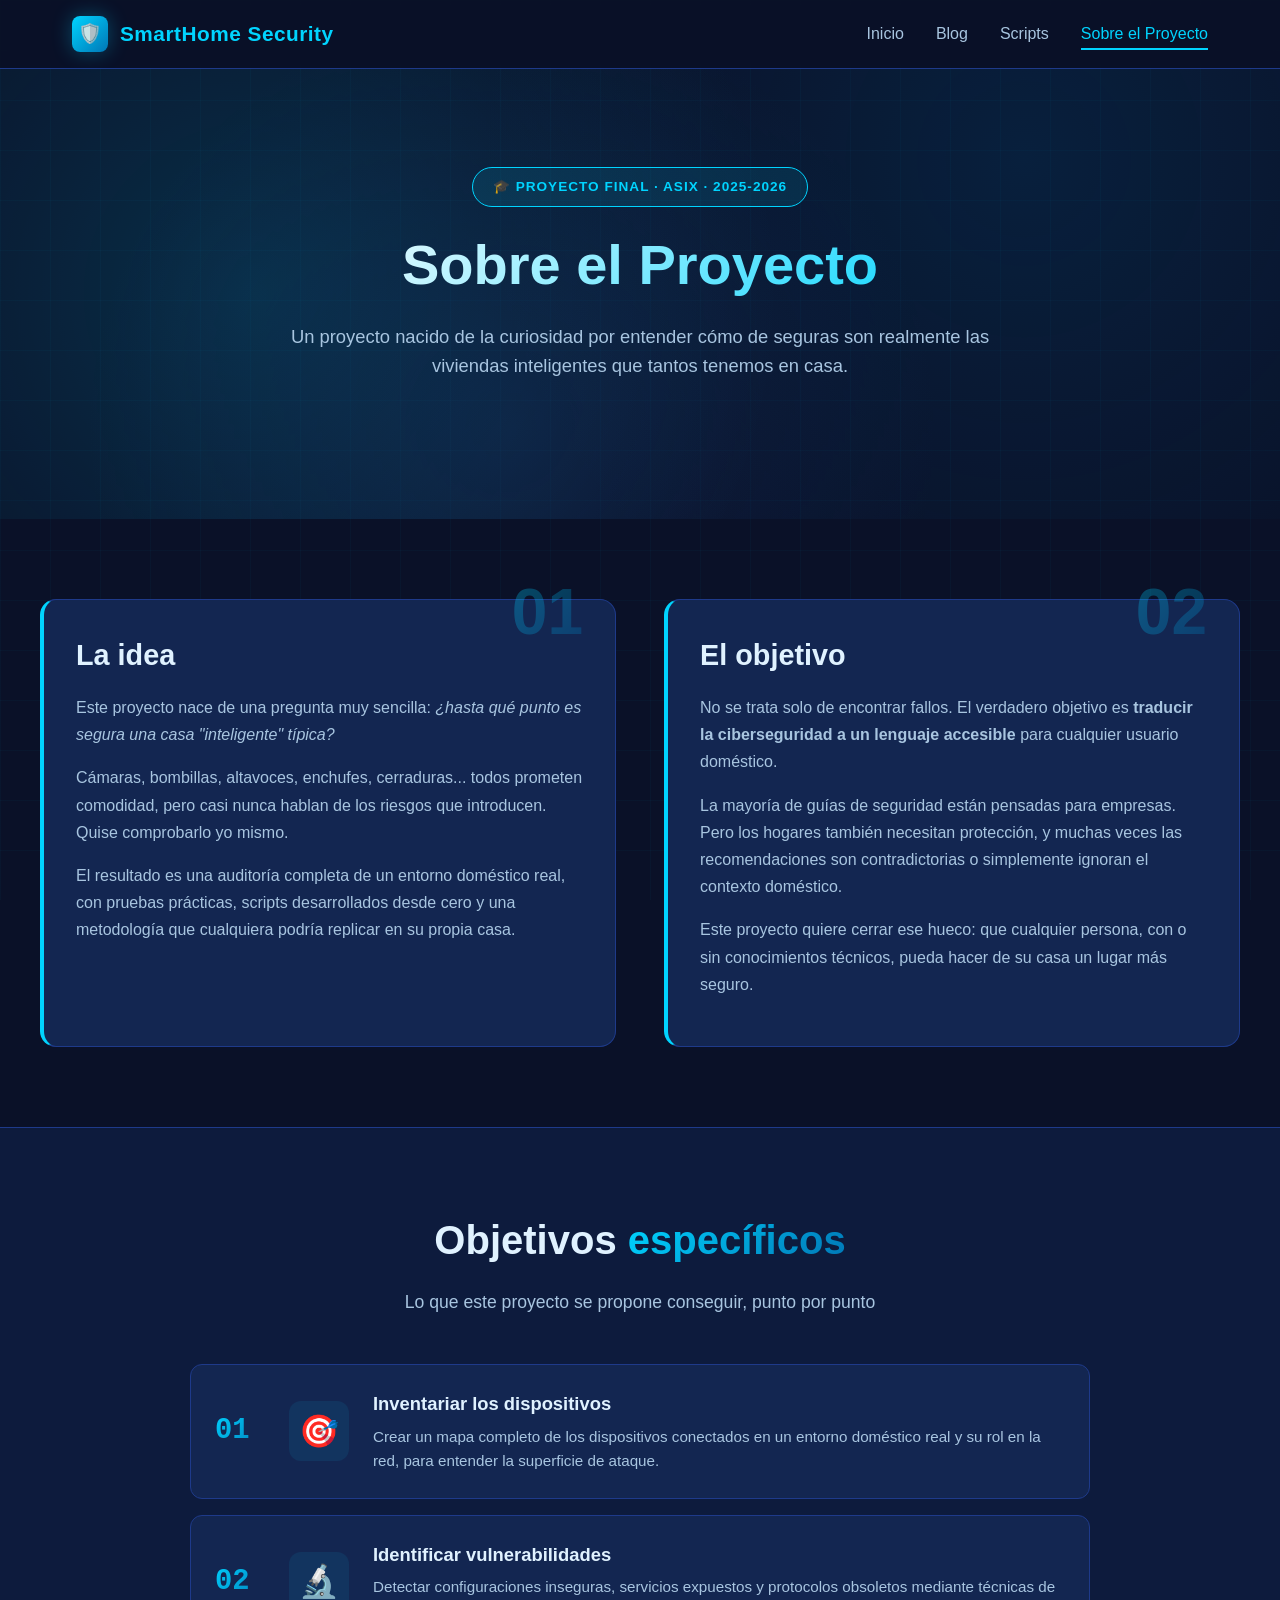
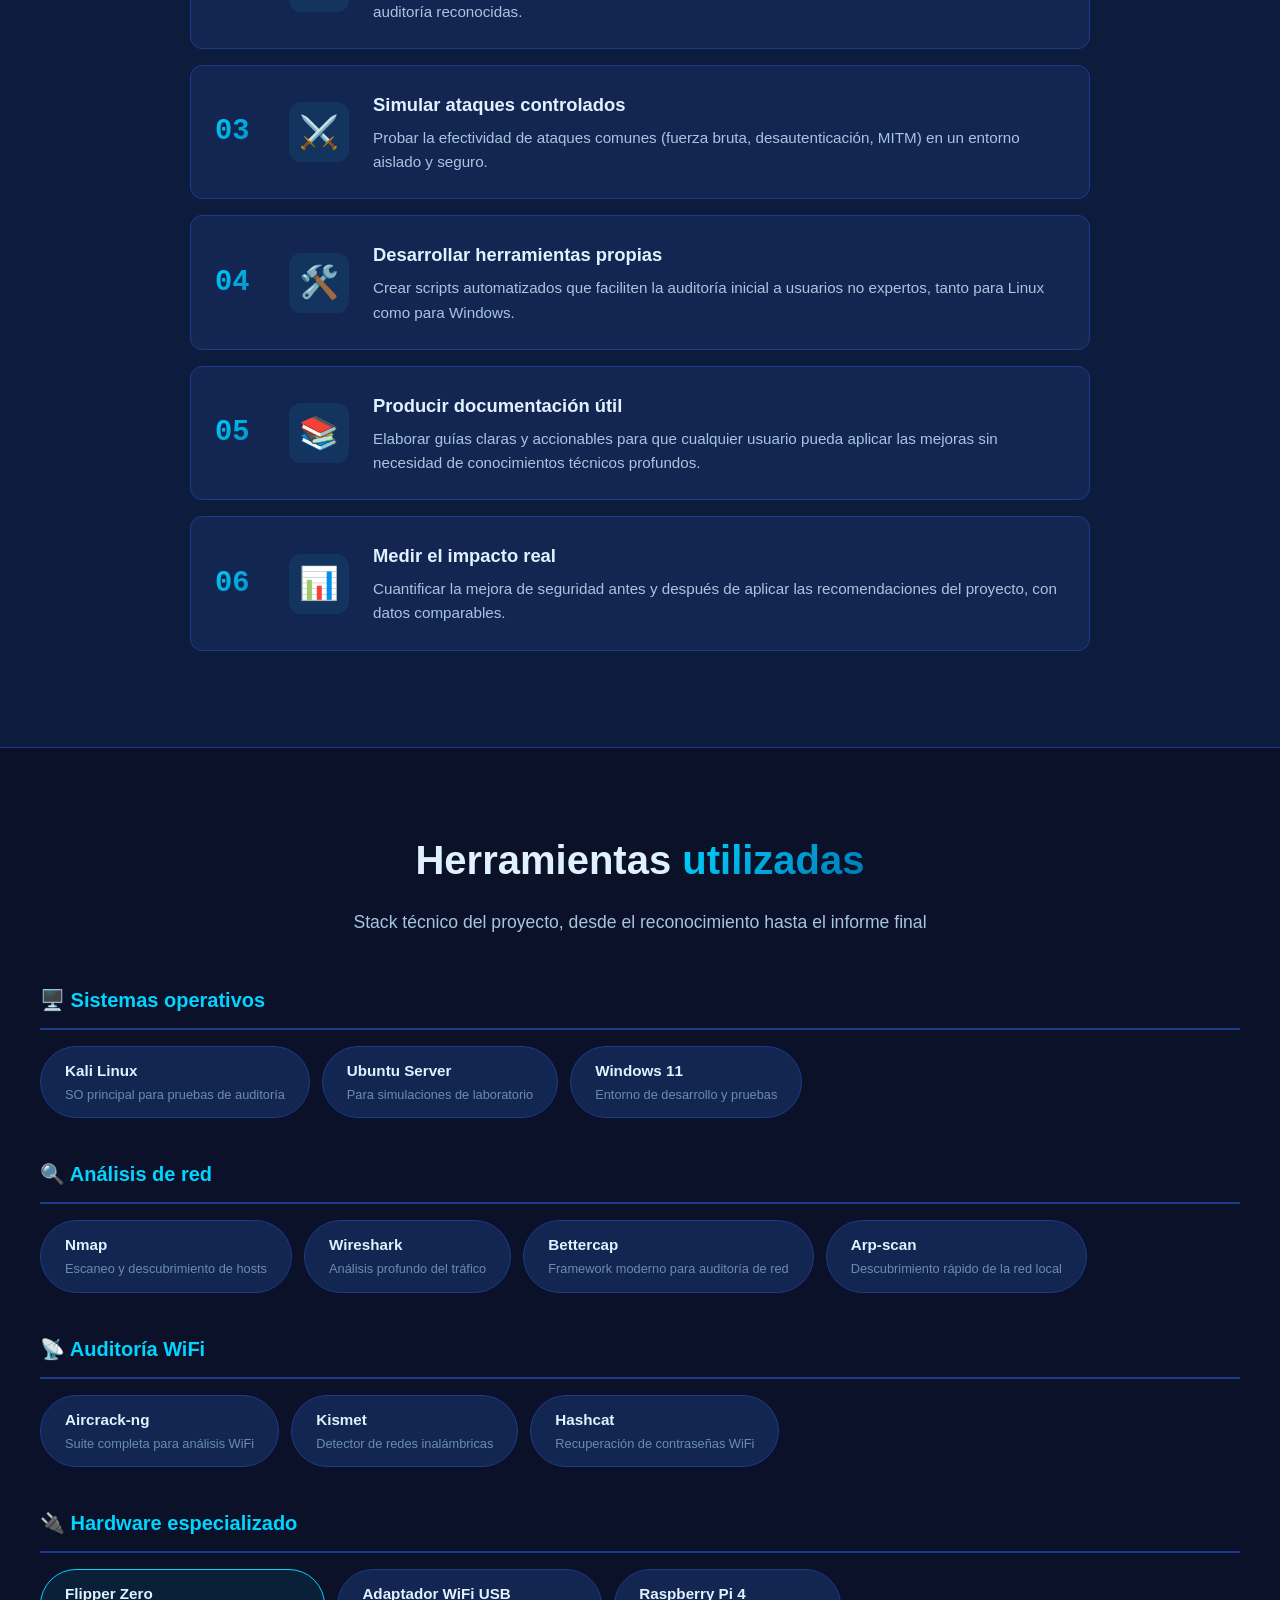
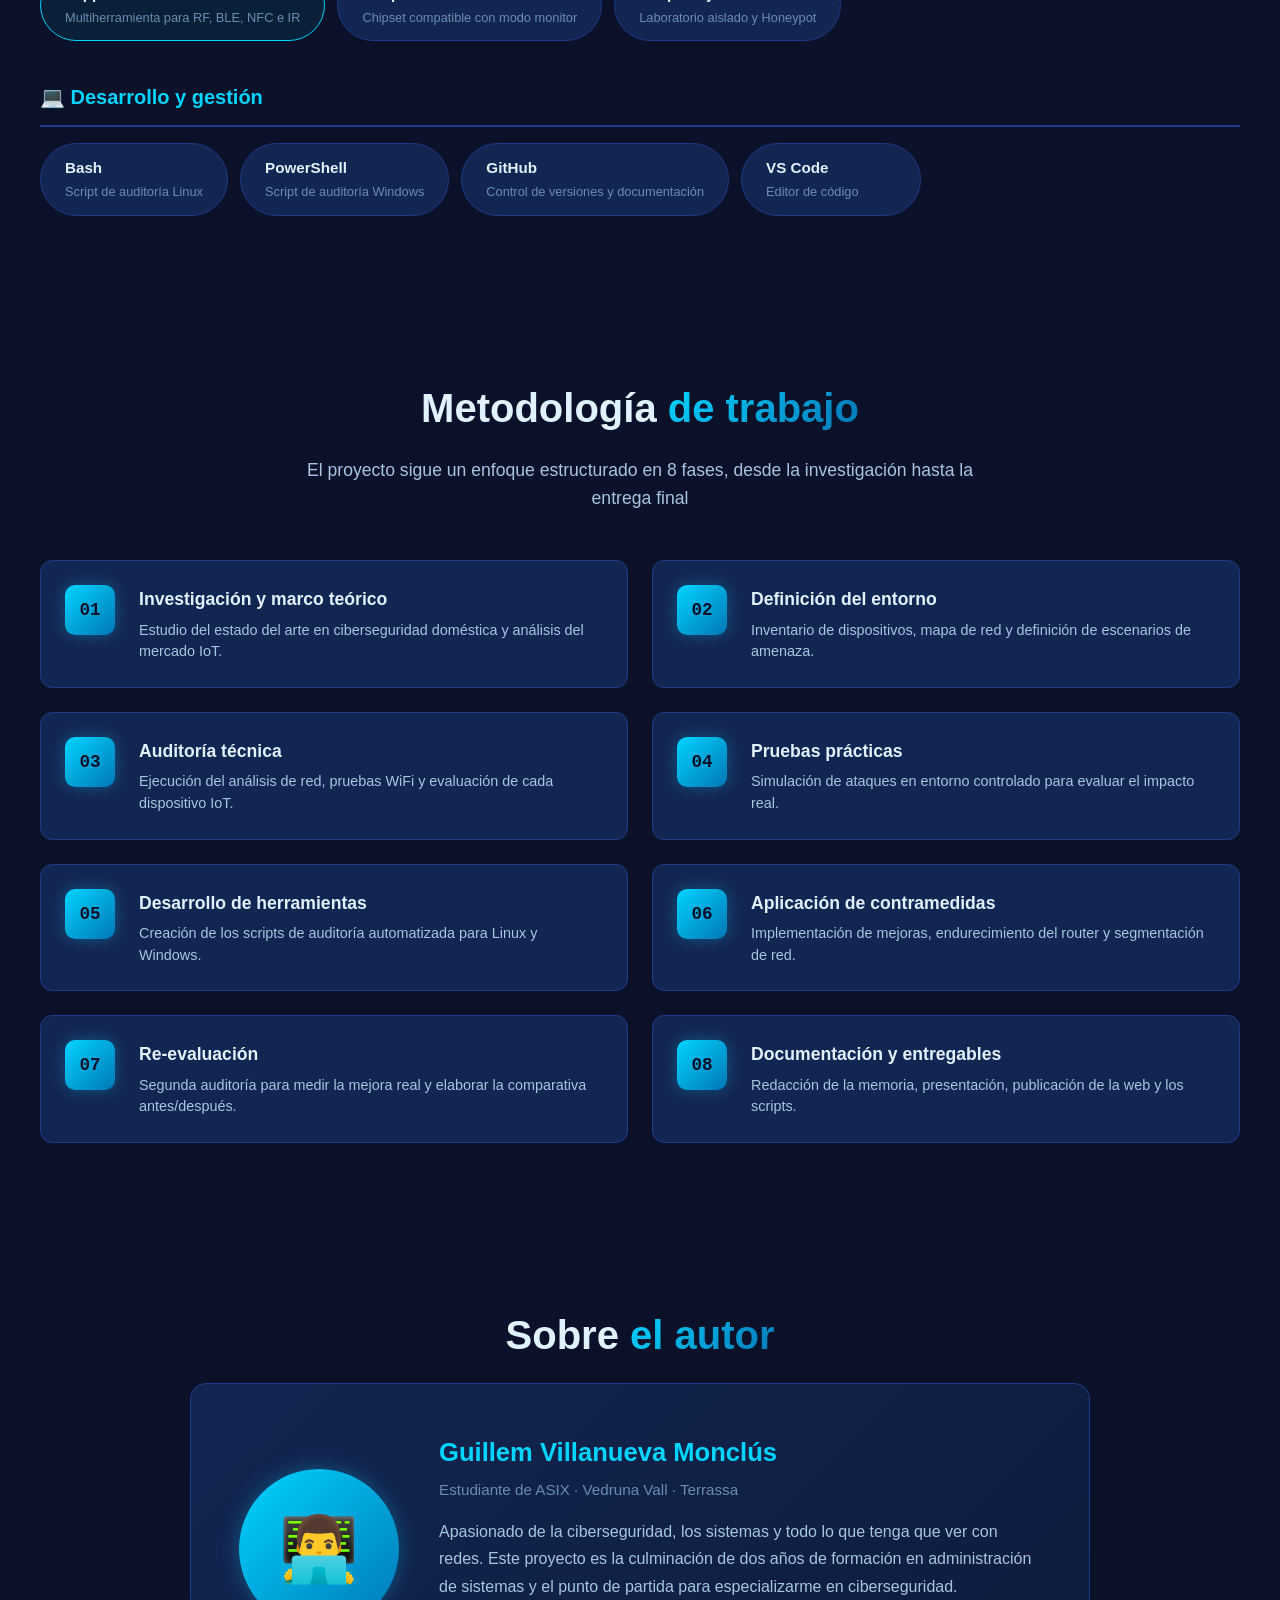
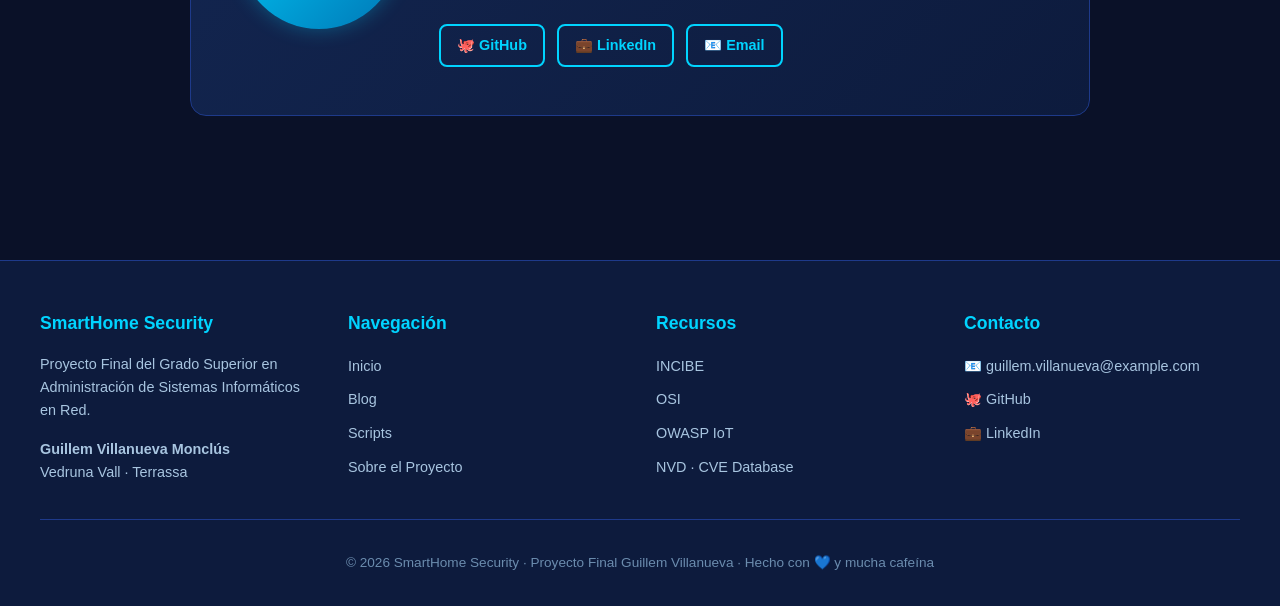
<file: smarthome-security-web_1/web-tfg/about.html>
<!DOCTYPE html>
<html lang="es">
<head>
    <meta charset="UTF-8">
    <meta name="viewport" content="width=device-width, initial-scale=1.0">
    <title>Sobre el Proyecto | SmartHome Security</title>
    <meta name="description" content="Proyecto Final del Grado Superior en ASIX - Auditoría de seguridad en viviendas inteligentes por Guillem Villanueva Monclús.">
    <link rel="stylesheet" href="css/styles.css">
    <link rel="icon" type="image/svg+xml" href="data:image/svg+xml,<svg xmlns='http://www.w3.org/2000/svg' viewBox='0 0 100 100'><text y='.9em' font-size='90'>🛡️</text></svg>">
</head>
<body>

    <!-- NAVBAR -->
    <nav class="navbar">
        <div class="nav-container">
            <a href="index.html" class="logo">
                <div class="logo-icon">🛡️</div>
                <span>SmartHome Security</span>
            </a>
            <button class="menu-toggle" aria-label="Menú">☰</button>
            <ul class="nav-links">
                <li><a href="index.html">Inicio</a></li>
                <li><a href="blog.html">Blog</a></li>
                <li><a href="scripts.html">Scripts</a></li>
                <li><a href="about.html" class="active">Sobre el Proyecto</a></li>
            </ul>
        </div>
    </nav>

    <!-- HERO -->
    <section class="hero" style="min-height: 50vh;">
        <div class="hero-content fade-in">
            <span class="hero-badge">🎓 Proyecto Final · ASIX · 2025-2026</span>
            <h1>Sobre el Proyecto</h1>
            <p>Un proyecto nacido de la curiosidad por entender cómo de seguras son realmente las viviendas inteligentes que tantos tenemos en casa.</p>
        </div>
    </section>

    <!-- LA IDEA Y EL OBJETIVO (dos bloques tipo artículo) -->
    <section class="section">
        <div class="section-container">
            <div class="two-column-story">
                <div class="story-block">
                    <div class="story-number">01</div>
                    <h2>La idea</h2>
                    <p>Este proyecto nace de una pregunta muy sencilla: <em>¿hasta qué punto es segura una casa "inteligente" típica?</em></p>
                    <p>Cámaras, bombillas, altavoces, enchufes, cerraduras... todos prometen comodidad, pero casi nunca hablan de los riesgos que introducen. Quise comprobarlo yo mismo.</p>
                    <p>El resultado es una auditoría completa de un entorno doméstico real, con pruebas prácticas, scripts desarrollados desde cero y una metodología que cualquiera podría replicar en su propia casa.</p>
                </div>

                <div class="story-block">
                    <div class="story-number">02</div>
                    <h2>El objetivo</h2>
                    <p>No se trata solo de encontrar fallos. El verdadero objetivo es <strong>traducir la ciberseguridad a un lenguaje accesible</strong> para cualquier usuario doméstico.</p>
                    <p>La mayoría de guías de seguridad están pensadas para empresas. Pero los hogares también necesitan protección, y muchas veces las recomendaciones son contradictorias o simplemente ignoran el contexto doméstico.</p>
                    <p>Este proyecto quiere cerrar ese hueco: que cualquier persona, con o sin conocimientos técnicos, pueda hacer de su casa un lugar más seguro.</p>
                </div>
            </div>
        </div>
    </section>

    <!-- OBJETIVOS (formato lista numerada horizontal, no cuadrados) -->
    <section class="section" style="background: var(--bg-secondary); border-top: 1px solid var(--border-color); border-bottom: 1px solid var(--border-color);">
        <div class="section-container">
            <h2 class="section-title">Objetivos <span>específicos</span></h2>
            <p class="section-subtitle">Lo que este proyecto se propone conseguir, punto por punto</p>

            <ol class="objectives-list">
                <li>
                    <span class="obj-icon">🎯</span>
                    <div>
                        <h4>Inventariar los dispositivos</h4>
                        <p>Crear un mapa completo de los dispositivos conectados en un entorno doméstico real y su rol en la red, para entender la superficie de ataque.</p>
                    </div>
                </li>
                <li>
                    <span class="obj-icon">🔬</span>
                    <div>
                        <h4>Identificar vulnerabilidades</h4>
                        <p>Detectar configuraciones inseguras, servicios expuestos y protocolos obsoletos mediante técnicas de auditoría reconocidas.</p>
                    </div>
                </li>
                <li>
                    <span class="obj-icon">⚔️</span>
                    <div>
                        <h4>Simular ataques controlados</h4>
                        <p>Probar la efectividad de ataques comunes (fuerza bruta, desautenticación, MITM) en un entorno aislado y seguro.</p>
                    </div>
                </li>
                <li>
                    <span class="obj-icon">🛠️</span>
                    <div>
                        <h4>Desarrollar herramientas propias</h4>
                        <p>Crear scripts automatizados que faciliten la auditoría inicial a usuarios no expertos, tanto para Linux como para Windows.</p>
                    </div>
                </li>
                <li>
                    <span class="obj-icon">📚</span>
                    <div>
                        <h4>Producir documentación útil</h4>
                        <p>Elaborar guías claras y accionables para que cualquier usuario pueda aplicar las mejoras sin necesidad de conocimientos técnicos profundos.</p>
                    </div>
                </li>
                <li>
                    <span class="obj-icon">📊</span>
                    <div>
                        <h4>Medir el impacto real</h4>
                        <p>Cuantificar la mejora de seguridad antes y después de aplicar las recomendaciones del proyecto, con datos comparables.</p>
                    </div>
                </li>
            </ol>
        </div>
    </section>

    <!-- HERRAMIENTAS (formato tags / pills con detalles ampliables) -->
    <section class="section">
        <div class="section-container">
            <h2 class="section-title">Herramientas <span>utilizadas</span></h2>
            <p class="section-subtitle">Stack técnico del proyecto, desde el reconocimiento hasta el informe final</p>

            <div class="tools-layout">
                <!-- SO -->
                <div class="tools-category">
                    <h3 class="tools-category-title">🖥️ Sistemas operativos</h3>
                    <div class="tools-pills">
                        <div class="tool-pill">
                            <div class="tool-name">Kali Linux</div>
                            <div class="tool-desc">SO principal para pruebas de auditoría</div>
                        </div>
                        <div class="tool-pill">
                            <div class="tool-name">Ubuntu Server</div>
                            <div class="tool-desc">Para simulaciones de laboratorio</div>
                        </div>
                        <div class="tool-pill">
                            <div class="tool-name">Windows 11</div>
                            <div class="tool-desc">Entorno de desarrollo y pruebas</div>
                        </div>
                    </div>
                </div>

                <!-- Análisis de red -->
                <div class="tools-category">
                    <h3 class="tools-category-title">🔍 Análisis de red</h3>
                    <div class="tools-pills">
                        <div class="tool-pill">
                            <div class="tool-name">Nmap</div>
                            <div class="tool-desc">Escaneo y descubrimiento de hosts</div>
                        </div>
                        <div class="tool-pill">
                            <div class="tool-name">Wireshark</div>
                            <div class="tool-desc">Análisis profundo del tráfico</div>
                        </div>
                        <div class="tool-pill">
                            <div class="tool-name">Bettercap</div>
                            <div class="tool-desc">Framework moderno para auditoría de red</div>
                        </div>
                        <div class="tool-pill">
                            <div class="tool-name">Arp-scan</div>
                            <div class="tool-desc">Descubrimiento rápido de la red local</div>
                        </div>
                    </div>
                </div>

                <!-- WiFi -->
                <div class="tools-category">
                    <h3 class="tools-category-title">📡 Auditoría WiFi</h3>
                    <div class="tools-pills">
                        <div class="tool-pill">
                            <div class="tool-name">Aircrack-ng</div>
                            <div class="tool-desc">Suite completa para análisis WiFi</div>
                        </div>
                        <div class="tool-pill">
                            <div class="tool-name">Kismet</div>
                            <div class="tool-desc">Detector de redes inalámbricas</div>
                        </div>
                        <div class="tool-pill">
                            <div class="tool-name">Hashcat</div>
                            <div class="tool-desc">Recuperación de contraseñas WiFi</div>
                        </div>
                    </div>
                </div>

                <!-- Hardware -->
                <div class="tools-category">
                    <h3 class="tools-category-title">🔌 Hardware especializado</h3>
                    <div class="tools-pills">
                        <div class="tool-pill highlighted">
                            <div class="tool-name">Flipper Zero</div>
                            <div class="tool-desc">Multiherramienta para RF, BLE, NFC e IR</div>
                        </div>
                        <div class="tool-pill">
                            <div class="tool-name">Adaptador WiFi USB</div>
                            <div class="tool-desc">Chipset compatible con modo monitor</div>
                        </div>
                        <div class="tool-pill">
                            <div class="tool-name">Raspberry Pi 4</div>
                            <div class="tool-desc">Laboratorio aislado y Honeypot</div>
                        </div>
                    </div>
                </div>

                <!-- Desarrollo -->
                <div class="tools-category">
                    <h3 class="tools-category-title">💻 Desarrollo y gestión</h3>
                    <div class="tools-pills">
                        <div class="tool-pill">
                            <div class="tool-name">Bash</div>
                            <div class="tool-desc">Script de auditoría Linux</div>
                        </div>
                        <div class="tool-pill">
                            <div class="tool-name">PowerShell</div>
                            <div class="tool-desc">Script de auditoría Windows</div>
                        </div>
                        <div class="tool-pill">
                            <div class="tool-name">GitHub</div>
                            <div class="tool-desc">Control de versiones y documentación</div>
                        </div>
                        <div class="tool-pill">
                            <div class="tool-name">VS Code</div>
                            <div class="tool-desc">Editor de código</div>
                        </div>
                    </div>
                </div>
            </div>
        </div>
    </section>

    <!-- METODOLOGÍA (timeline horizontal estilo ruta) -->
    <section class="section">
        <div class="section-container">
            <h2 class="section-title">Metodología <span>de trabajo</span></h2>
            <p class="section-subtitle">El proyecto sigue un enfoque estructurado en 8 fases, desde la investigación hasta la entrega final</p>

            <div class="roadmap">
                <div class="roadmap-step">
                    <div class="roadmap-badge">01</div>
                    <div class="roadmap-content">
                        <h4>Investigación y marco teórico</h4>
                        <p>Estudio del estado del arte en ciberseguridad doméstica y análisis del mercado IoT.</p>
                    </div>
                </div>
                <div class="roadmap-step">
                    <div class="roadmap-badge">02</div>
                    <div class="roadmap-content">
                        <h4>Definición del entorno</h4>
                        <p>Inventario de dispositivos, mapa de red y definición de escenarios de amenaza.</p>
                    </div>
                </div>
                <div class="roadmap-step">
                    <div class="roadmap-badge">03</div>
                    <div class="roadmap-content">
                        <h4>Auditoría técnica</h4>
                        <p>Ejecución del análisis de red, pruebas WiFi y evaluación de cada dispositivo IoT.</p>
                    </div>
                </div>
                <div class="roadmap-step">
                    <div class="roadmap-badge">04</div>
                    <div class="roadmap-content">
                        <h4>Pruebas prácticas</h4>
                        <p>Simulación de ataques en entorno controlado para evaluar el impacto real.</p>
                    </div>
                </div>
                <div class="roadmap-step">
                    <div class="roadmap-badge">05</div>
                    <div class="roadmap-content">
                        <h4>Desarrollo de herramientas</h4>
                        <p>Creación de los scripts de auditoría automatizada para Linux y Windows.</p>
                    </div>
                </div>
                <div class="roadmap-step">
                    <div class="roadmap-badge">06</div>
                    <div class="roadmap-content">
                        <h4>Aplicación de contramedidas</h4>
                        <p>Implementación de mejoras, endurecimiento del router y segmentación de red.</p>
                    </div>
                </div>
                <div class="roadmap-step">
                    <div class="roadmap-badge">07</div>
                    <div class="roadmap-content">
                        <h4>Re-evaluación</h4>
                        <p>Segunda auditoría para medir la mejora real y elaborar la comparativa antes/después.</p>
                    </div>
                </div>
                <div class="roadmap-step">
                    <div class="roadmap-badge">08</div>
                    <div class="roadmap-content">
                        <h4>Documentación y entregables</h4>
                        <p>Redacción de la memoria, presentación, publicación de la web y los scripts.</p>
                    </div>
                </div>
            </div>
        </div>
    </section>

    <!-- SOBRE MÍ -->
    <section class="section">
        <div class="section-container">
            <h2 class="section-title">Sobre <span>el autor</span></h2>

            <div class="author-card">
                <div class="author-avatar">👨‍💻</div>
                <div class="author-info">
                    <h3>Guillem Villanueva Monclús</h3>
                    <div class="author-role">Estudiante de ASIX · Vedruna Vall · Terrassa</div>
                    <p>Apasionado de la ciberseguridad, los sistemas y todo lo que tenga que ver con redes. Este proyecto es la culminación de dos años de formación en administración de sistemas y el punto de partida para especializarme en ciberseguridad.</p>
                    <div class="author-links">
                        <a href="#" class="btn btn-secondary">🐙 GitHub</a>
                        <a href="#" class="btn btn-secondary">💼 LinkedIn</a>
                        <a href="#" class="btn btn-secondary">📧 Email</a>
                    </div>
                </div>
            </div>
        </div>
    </section>

    <!-- FOOTER -->
    <footer class="footer">
        <div class="footer-container">
            <div class="footer-col">
                <h4>SmartHome Security</h4>
                <p>Proyecto Final del Grado Superior en Administración de Sistemas Informáticos en Red.</p>
                <p style="margin-top: 1rem;"><strong>Guillem Villanueva Monclús</strong></p>
                <p>Vedruna Vall · Terrassa</p>
            </div>

            <div class="footer-col">
                <h4>Navegación</h4>
                <ul>
                    <li><a href="index.html">Inicio</a></li>
                    <li><a href="blog.html">Blog</a></li>
                    <li><a href="scripts.html">Scripts</a></li>
                    <li><a href="about.html">Sobre el Proyecto</a></li>
                </ul>
            </div>

            <div class="footer-col">
                <h4>Recursos</h4>
                <ul>
                    <li><a href="https://www.incibe.es/" target="_blank">INCIBE</a></li>
                    <li><a href="https://www.osi.es/" target="_blank">OSI</a></li>
                    <li><a href="https://owasp.org/www-project-internet-of-things/" target="_blank">OWASP IoT</a></li>
                    <li><a href="https://nvd.nist.gov/" target="_blank">NVD · CVE Database</a></li>
                </ul>
            </div>

            <div class="footer-col">
                <h4>Contacto</h4>
                <ul>
                    <li><a href="#">📧 guillem.villanueva@example.com</a></li>
                    <li><a href="#">🐙 GitHub</a></li>
                    <li><a href="#">💼 LinkedIn</a></li>
                </ul>
            </div>
        </div>

        <div class="footer-bottom">
            <p>© 2026 SmartHome Security · Proyecto Final Guillem Villanueva · Hecho con 💙 y mucha cafeína</p>
        </div>
    </footer>

    <script src="js/script.js"></script>
</body>
</html>
</file>
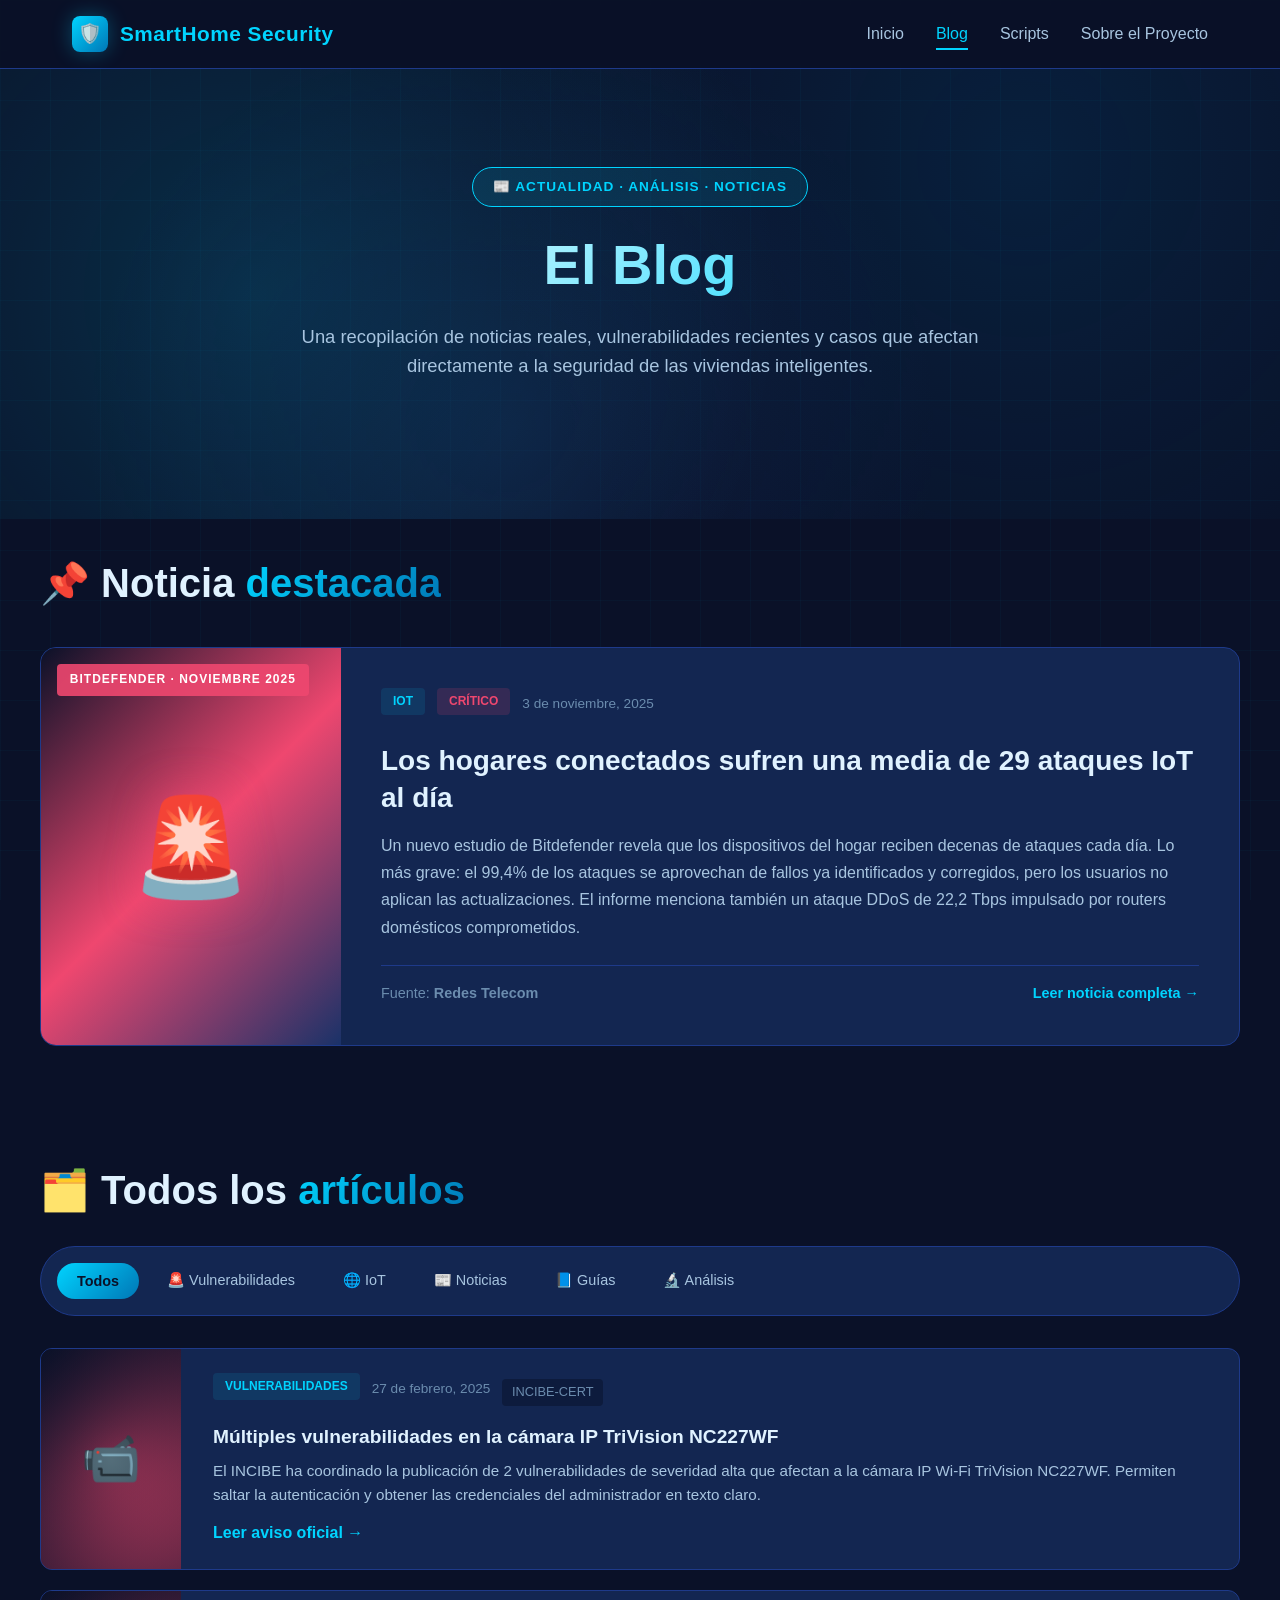
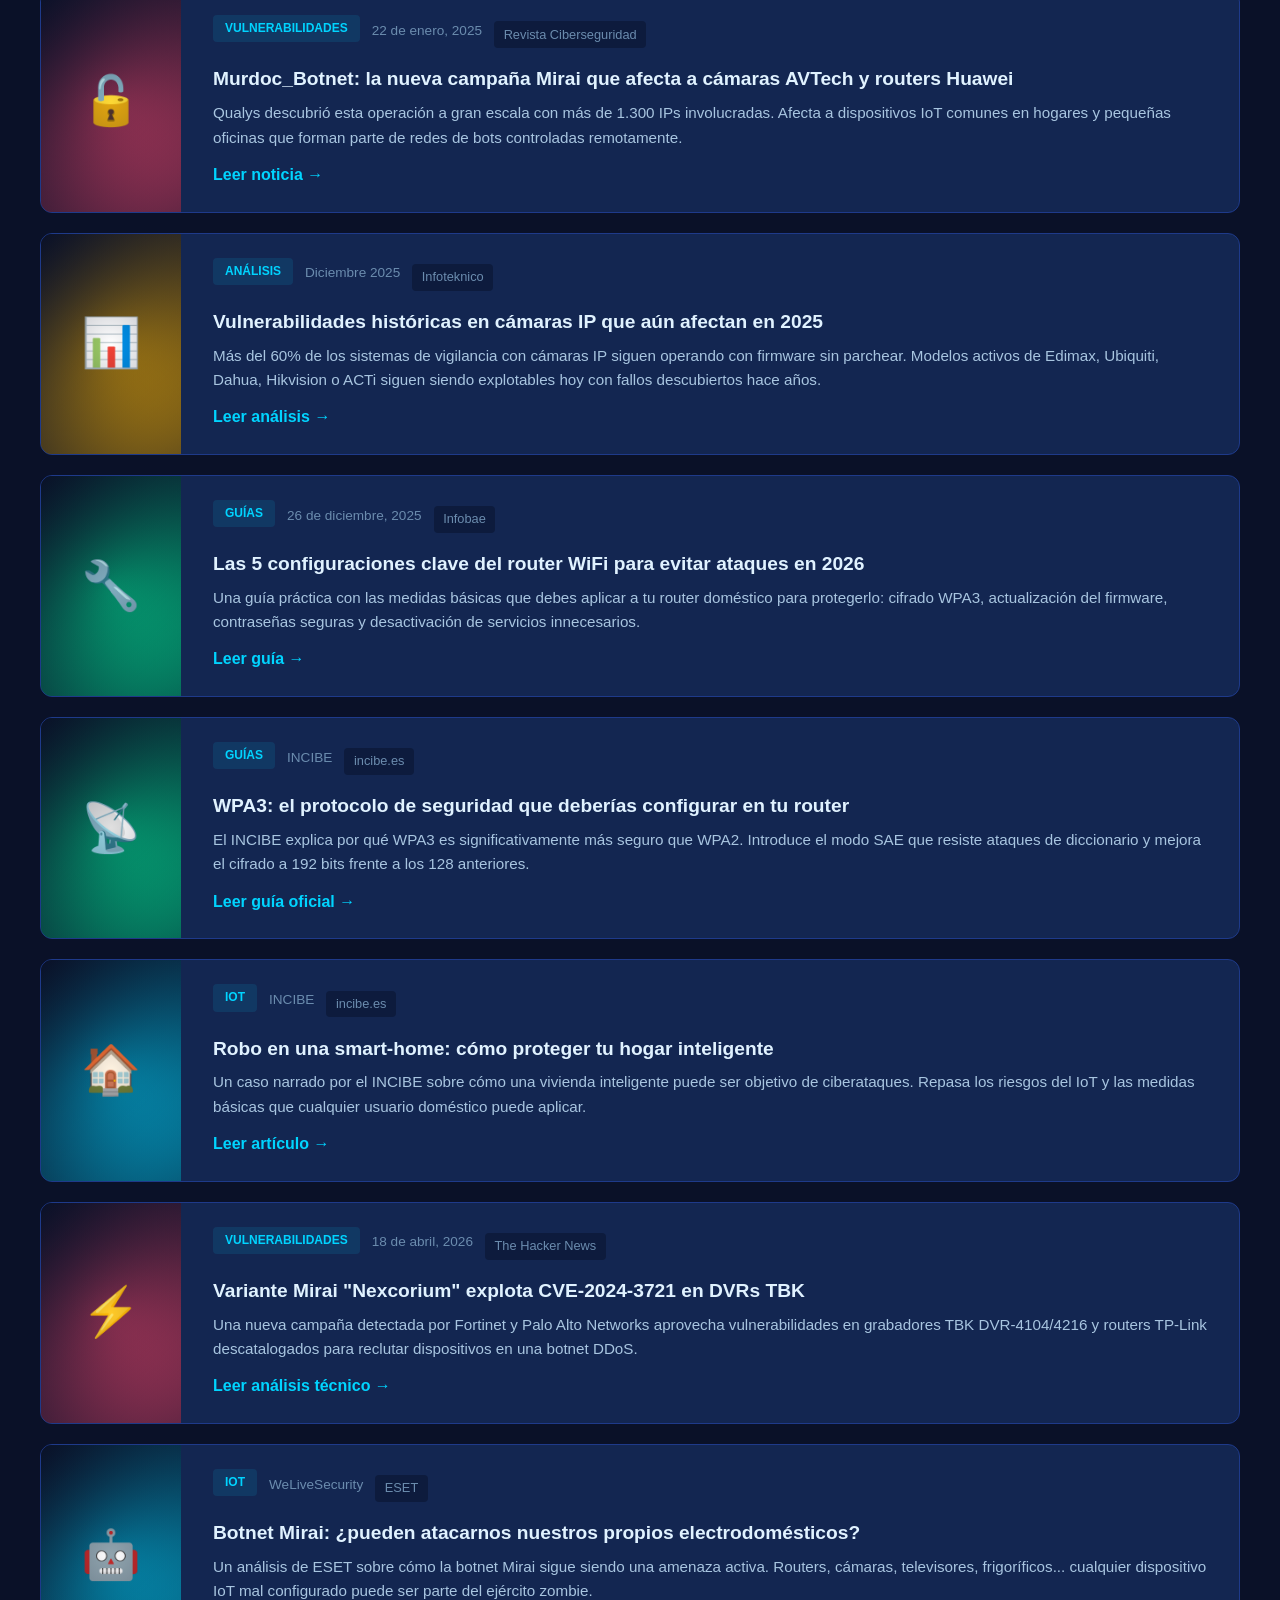
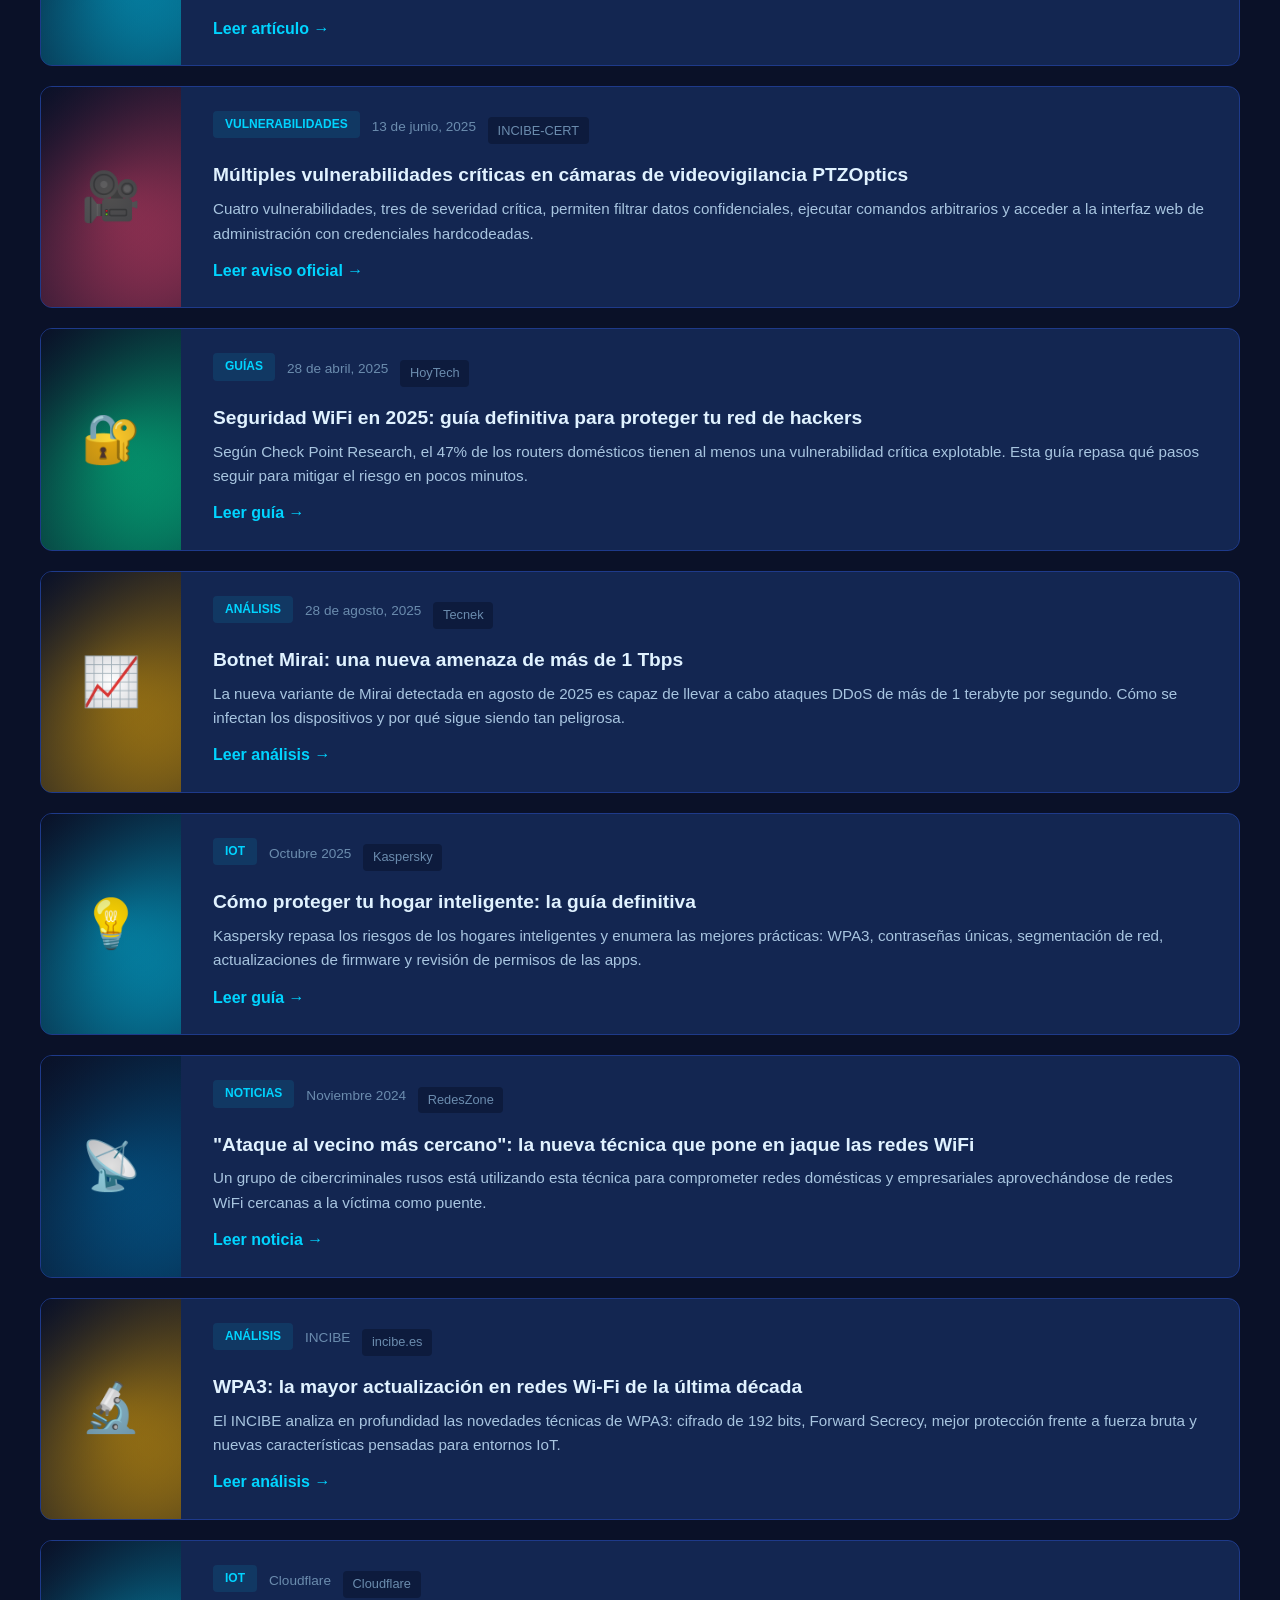
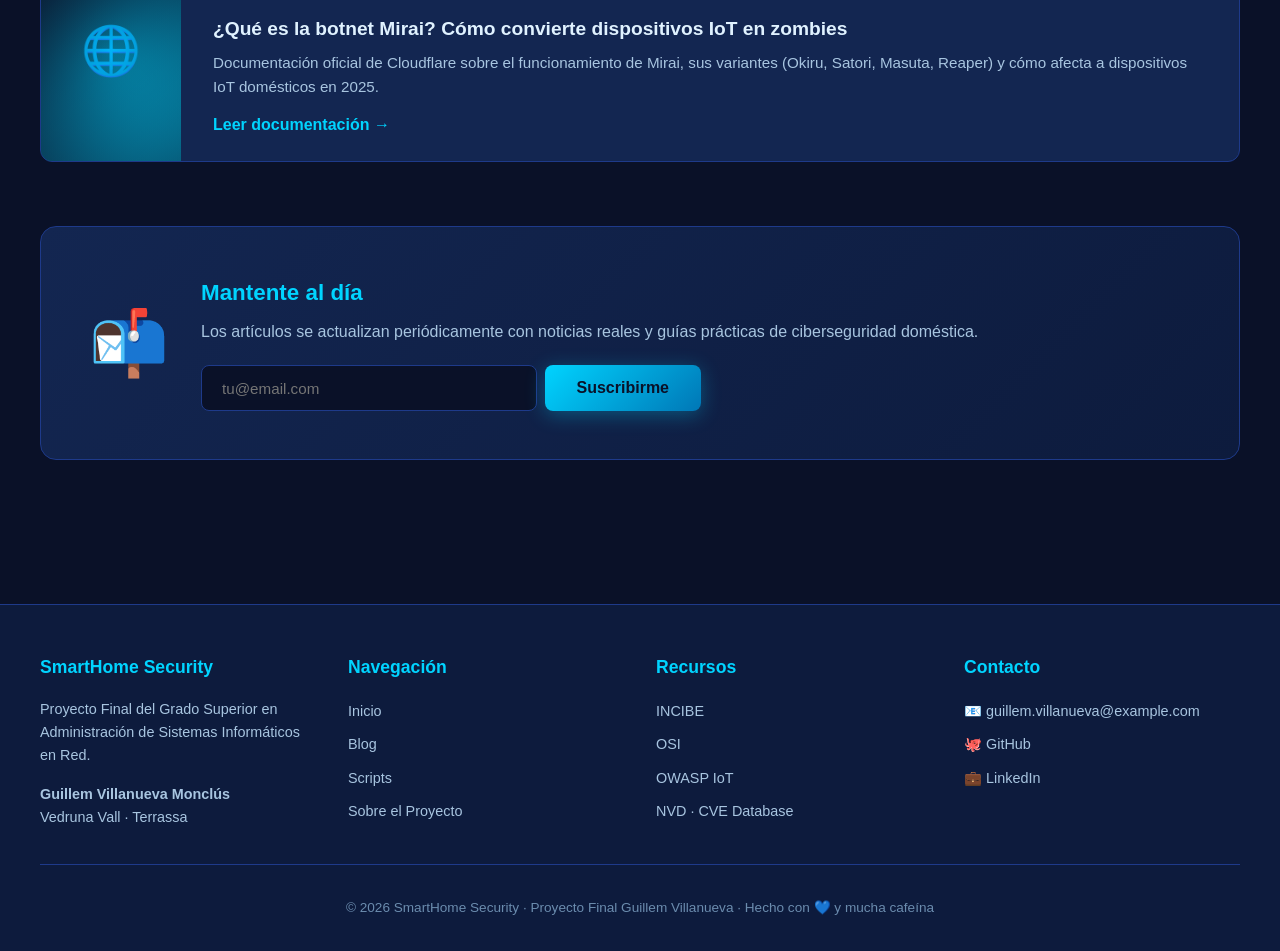
<file: smarthome-security-web_1/web-tfg/blog.html>
<!DOCTYPE html>
<html lang="es">
<head>
    <meta charset="UTF-8">
    <meta name="viewport" content="width=device-width, initial-scale=1.0">
    <title>Blog | SmartHome Security</title>
    <meta name="description" content="Artículos y noticias reales sobre ciberseguridad doméstica, vulnerabilidades IoT y el estado actual de la seguridad en smart homes.">
    <link rel="stylesheet" href="css/styles.css">
    <link rel="icon" type="image/svg+xml" href="data:image/svg+xml,<svg xmlns='http://www.w3.org/2000/svg' viewBox='0 0 100 100'><text y='.9em' font-size='90'>🛡️</text></svg>">
</head>
<body>

    <!-- NAVBAR -->
    <nav class="navbar">
        <div class="nav-container">
            <a href="index.html" class="logo">
                <div class="logo-icon">🛡️</div>
                <span>SmartHome Security</span>
            </a>
            <button class="menu-toggle" aria-label="Menú">☰</button>
            <ul class="nav-links">
                <li><a href="index.html">Inicio</a></li>
                <li><a href="blog.html" class="active">Blog</a></li>
                <li><a href="scripts.html">Scripts</a></li>
                <li><a href="about.html">Sobre el Proyecto</a></li>
            </ul>
        </div>
    </nav>

    <!-- HERO BLOG -->
    <section class="hero" style="min-height: 50vh;">
        <div class="hero-content fade-in">
            <span class="hero-badge">📰 Actualidad · Análisis · Noticias</span>
            <h1>El Blog</h1>
            <p>Una recopilación de noticias reales, vulnerabilidades recientes y casos que afectan directamente a la seguridad de las viviendas inteligentes.</p>
        </div>
    </section>

    <!-- DESTACADA -->
    <section class="section" style="padding-top: 2rem;">
        <div class="section-container">
            <h2 class="section-title" style="text-align: left; margin-bottom: 2rem;">📌 Noticia <span>destacada</span></h2>

            <a href="https://www.redestelecom.es/conectividad/los-hogares-conectados-sufren-una-media-de-29-ataques-iot-al-dia/" target="_blank" rel="noopener" style="text-decoration: none;">
                <article class="featured-post">
                    <div class="featured-image">
                        <span class="featured-emoji">🚨</span>
                        <div class="featured-overlay-tag">Bitdefender · Noviembre 2025</div>
                    </div>
                    <div class="featured-content">
                        <div class="featured-meta">
                            <span class="blog-tag">IoT</span>
                            <span class="blog-tag" style="background: rgba(239, 71, 111, 0.15); color: #ef476f;">Crítico</span>
                            <span class="blog-date">3 de noviembre, 2025</span>
                        </div>
                        <h2>Los hogares conectados sufren una media de 29 ataques IoT al día</h2>
                        <p>Un nuevo estudio de Bitdefender revela que los dispositivos del hogar reciben decenas de ataques cada día. Lo más grave: el 99,4% de los ataques se aprovechan de fallos ya identificados y corregidos, pero los usuarios no aplican las actualizaciones. El informe menciona también un ataque DDoS de 22,2 Tbps impulsado por routers domésticos comprometidos.</p>
                        <div class="featured-source">
                            <span>Fuente: <strong>Redes Telecom</strong></span>
                            <span class="read-link">Leer noticia completa →</span>
                        </div>
                    </div>
                </article>
            </a>
        </div>
    </section>

    <!-- FILTROS -->
    <section class="section" style="padding-top: 2rem; padding-bottom: 1rem;">
        <div class="section-container">
            <h2 class="section-title" style="text-align: left; margin-bottom: 1.5rem;">🗂️ Todos los <span>artículos</span></h2>
            <div class="filter-bar">
                <button class="filter-chip active" data-filter="all">Todos</button>
                <button class="filter-chip" data-filter="vulnerabilidades">🚨 Vulnerabilidades</button>
                <button class="filter-chip" data-filter="iot">🌐 IoT</button>
                <button class="filter-chip" data-filter="noticias">📰 Noticias</button>
                <button class="filter-chip" data-filter="guias">📘 Guías</button>
                <button class="filter-chip" data-filter="analisis">🔬 Análisis</button>
            </div>
        </div>
    </section>

    <!-- LISTA DE ARTÍCULOS (formato horizontal) -->
    <section class="section" style="padding-top: 1rem;">
        <div class="section-container">
            <div class="blog-list" id="blog-grid">

                <!-- Post 1 - INCIBE TriVision -->
                <a href="https://www.incibe.es/incibe-cert/alerta-temprana/avisos/multiples-vulnerabilidades-en-camera-nc227wf-de-trivision" target="_blank" rel="noopener" class="blog-row" data-category="vulnerabilidades">
                    <div class="blog-row-image" style="background: linear-gradient(135deg, #0a1128 0%, #ef476f 100%);">📹</div>
                    <div class="blog-row-content">
                        <div class="blog-row-meta">
                            <span class="blog-tag">Vulnerabilidades</span>
                            <span class="blog-date">27 de febrero, 2025</span>
                            <span class="blog-source">INCIBE-CERT</span>
                        </div>
                        <h3>Múltiples vulnerabilidades en la cámara IP TriVision NC227WF</h3>
                        <p>El INCIBE ha coordinado la publicación de 2 vulnerabilidades de severidad alta que afectan a la cámara IP Wi-Fi TriVision NC227WF. Permiten saltar la autenticación y obtener las credenciales del administrador en texto claro.</p>
                        <span class="read-link">Leer aviso oficial →</span>
                    </div>
                </a>

                <!-- Post 2 - Mirai AVTech -->
                <a href="https://www.revistaciberseguridad.com/2025/01/descubierta-una-nueva-campana-de-la-botnet-mirai-que-afecta-a-camaras-avtech-y-routers-huawei/" target="_blank" rel="noopener" class="blog-row" data-category="vulnerabilidades">
                    <div class="blog-row-image" style="background: linear-gradient(135deg, #0a1128 0%, #ef476f 100%);">🔓</div>
                    <div class="blog-row-content">
                        <div class="blog-row-meta">
                            <span class="blog-tag">Vulnerabilidades</span>
                            <span class="blog-date">22 de enero, 2025</span>
                            <span class="blog-source">Revista Ciberseguridad</span>
                        </div>
                        <h3>Murdoc_Botnet: la nueva campaña Mirai que afecta a cámaras AVTech y routers Huawei</h3>
                        <p>Qualys descubrió esta operación a gran escala con más de 1.300 IPs involucradas. Afecta a dispositivos IoT comunes en hogares y pequeñas oficinas que forman parte de redes de bots controladas remotamente.</p>
                        <span class="read-link">Leer noticia →</span>
                    </div>
                </a>

                <!-- Post 3 - Infoteknico cámaras -->
                <a href="https://www.infoteknico.com/vulnerabilidades-historicas-en-camaras-ip-2025/" target="_blank" rel="noopener" class="blog-row" data-category="analisis">
                    <div class="blog-row-image" style="background: linear-gradient(135deg, #0a1128 0%, #ffb703 100%);">📊</div>
                    <div class="blog-row-content">
                        <div class="blog-row-meta">
                            <span class="blog-tag">Análisis</span>
                            <span class="blog-date">Diciembre 2025</span>
                            <span class="blog-source">Infoteknico</span>
                        </div>
                        <h3>Vulnerabilidades históricas en cámaras IP que aún afectan en 2025</h3>
                        <p>Más del 60% de los sistemas de vigilancia con cámaras IP siguen operando con firmware sin parchear. Modelos activos de Edimax, Ubiquiti, Dahua, Hikvision o ACTi siguen siendo explotables hoy con fallos descubiertos hace años.</p>
                        <span class="read-link">Leer análisis →</span>
                    </div>
                </a>

                <!-- Post 4 - Infobae 2026 -->
                <a href="https://www.infobae.com/tecno/2025/12/26/las-5-configuraciones-clave-que-debes-hacer-a-tu-router-wifi-para-evitar-ataques-ciberneticos-en-2026/" target="_blank" rel="noopener" class="blog-row" data-category="guias">
                    <div class="blog-row-image" style="background: linear-gradient(135deg, #0a1128 0%, #00f5a0 100%);">🔧</div>
                    <div class="blog-row-content">
                        <div class="blog-row-meta">
                            <span class="blog-tag">Guías</span>
                            <span class="blog-date">26 de diciembre, 2025</span>
                            <span class="blog-source">Infobae</span>
                        </div>
                        <h3>Las 5 configuraciones clave del router WiFi para evitar ataques en 2026</h3>
                        <p>Una guía práctica con las medidas básicas que debes aplicar a tu router doméstico para protegerlo: cifrado WPA3, actualización del firmware, contraseñas seguras y desactivación de servicios innecesarios.</p>
                        <span class="read-link">Leer guía →</span>
                    </div>
                </a>

                <!-- Post 5 - INCIBE WPA3 -->
                <a href="https://www.incibe.es/ciudadania/blog/wpa3-el-protocolo-de-seguridad-configurar-en-tu-router" target="_blank" rel="noopener" class="blog-row" data-category="guias">
                    <div class="blog-row-image" style="background: linear-gradient(135deg, #0a1128 0%, #00f5a0 100%);">📡</div>
                    <div class="blog-row-content">
                        <div class="blog-row-meta">
                            <span class="blog-tag">Guías</span>
                            <span class="blog-date">INCIBE</span>
                            <span class="blog-source">incibe.es</span>
                        </div>
                        <h3>WPA3: el protocolo de seguridad que deberías configurar en tu router</h3>
                        <p>El INCIBE explica por qué WPA3 es significativamente más seguro que WPA2. Introduce el modo SAE que resiste ataques de diccionario y mejora el cifrado a 192 bits frente a los 128 anteriores.</p>
                        <span class="read-link">Leer guía oficial →</span>
                    </div>
                </a>

                <!-- Post 6 - INCIBE robo smart-home -->
                <a href="https://www.incibe.es/ciudadania/blog/robo-en-una-smart-home" target="_blank" rel="noopener" class="blog-row" data-category="iot">
                    <div class="blog-row-image" style="background: linear-gradient(135deg, #0a1128 0%, #00d4ff 100%);">🏠</div>
                    <div class="blog-row-content">
                        <div class="blog-row-meta">
                            <span class="blog-tag">IoT</span>
                            <span class="blog-date">INCIBE</span>
                            <span class="blog-source">incibe.es</span>
                        </div>
                        <h3>Robo en una smart-home: cómo proteger tu hogar inteligente</h3>
                        <p>Un caso narrado por el INCIBE sobre cómo una vivienda inteligente puede ser objetivo de ciberataques. Repasa los riesgos del IoT y las medidas básicas que cualquier usuario doméstico puede aplicar.</p>
                        <span class="read-link">Leer artículo →</span>
                    </div>
                </a>

                <!-- Post 7 - The Hacker News Mirai 2026 -->
                <a href="https://thehackernews.com/2026/04/mirai-variant-nexcorium-exploits-cve.html" target="_blank" rel="noopener" class="blog-row" data-category="vulnerabilidades">
                    <div class="blog-row-image" style="background: linear-gradient(135deg, #0a1128 0%, #ef476f 100%);">⚡</div>
                    <div class="blog-row-content">
                        <div class="blog-row-meta">
                            <span class="blog-tag">Vulnerabilidades</span>
                            <span class="blog-date">18 de abril, 2026</span>
                            <span class="blog-source">The Hacker News</span>
                        </div>
                        <h3>Variante Mirai "Nexcorium" explota CVE-2024-3721 en DVRs TBK</h3>
                        <p>Una nueva campaña detectada por Fortinet y Palo Alto Networks aprovecha vulnerabilidades en grabadores TBK DVR-4104/4216 y routers TP-Link descatalogados para reclutar dispositivos en una botnet DDoS.</p>
                        <span class="read-link">Leer análisis técnico →</span>
                    </div>
                </a>

                <!-- Post 8 - WeLiveSecurity Mirai -->
                <a href="https://www.welivesecurity.com/es/seguridad-iot/botnet-mirai-electrodomesticos-pueden-atacarnos/" target="_blank" rel="noopener" class="blog-row" data-category="iot">
                    <div class="blog-row-image" style="background: linear-gradient(135deg, #0a1128 0%, #00d4ff 100%);">🤖</div>
                    <div class="blog-row-content">
                        <div class="blog-row-meta">
                            <span class="blog-tag">IoT</span>
                            <span class="blog-date">WeLiveSecurity</span>
                            <span class="blog-source">ESET</span>
                        </div>
                        <h3>Botnet Mirai: ¿pueden atacarnos nuestros propios electrodomésticos?</h3>
                        <p>Un análisis de ESET sobre cómo la botnet Mirai sigue siendo una amenaza activa. Routers, cámaras, televisores, frigoríficos... cualquier dispositivo IoT mal configurado puede ser parte del ejército zombie.</p>
                        <span class="read-link">Leer artículo →</span>
                    </div>
                </a>

                <!-- Post 9 - INCIBE PTZOptics -->
                <a href="https://www.incibe.es/incibe-cert/alerta-temprana/avisos-sci/multiples-vulnerabilidades-en-camaras-de-videovigilancia-la-mayoria-ptzoptics" target="_blank" rel="noopener" class="blog-row" data-category="vulnerabilidades">
                    <div class="blog-row-image" style="background: linear-gradient(135deg, #0a1128 0%, #ef476f 100%);">🎥</div>
                    <div class="blog-row-content">
                        <div class="blog-row-meta">
                            <span class="blog-tag">Vulnerabilidades</span>
                            <span class="blog-date">13 de junio, 2025</span>
                            <span class="blog-source">INCIBE-CERT</span>
                        </div>
                        <h3>Múltiples vulnerabilidades críticas en cámaras de videovigilancia PTZOptics</h3>
                        <p>Cuatro vulnerabilidades, tres de severidad crítica, permiten filtrar datos confidenciales, ejecutar comandos arbitrarios y acceder a la interfaz web de administración con credenciales hardcodeadas.</p>
                        <span class="read-link">Leer aviso oficial →</span>
                    </div>
                </a>

                <!-- Post 10 - HoyTech WiFi 2025 -->
                <a href="https://hoytech.net/ciberseguridad/seguridad-wifi-2025-proteger-red/" target="_blank" rel="noopener" class="blog-row" data-category="guias">
                    <div class="blog-row-image" style="background: linear-gradient(135deg, #0a1128 0%, #00f5a0 100%);">🔐</div>
                    <div class="blog-row-content">
                        <div class="blog-row-meta">
                            <span class="blog-tag">Guías</span>
                            <span class="blog-date">28 de abril, 2025</span>
                            <span class="blog-source">HoyTech</span>
                        </div>
                        <h3>Seguridad WiFi en 2025: guía definitiva para proteger tu red de hackers</h3>
                        <p>Según Check Point Research, el 47% de los routers domésticos tienen al menos una vulnerabilidad crítica explotable. Esta guía repasa qué pasos seguir para mitigar el riesgo en pocos minutos.</p>
                        <span class="read-link">Leer guía →</span>
                    </div>
                </a>

                <!-- Post 11 - Tecnek Mirai -->
                <a href="https://www.tecnek.com/news/botnet-mirai-una-nueva-amenaza/" target="_blank" rel="noopener" class="blog-row" data-category="analisis">
                    <div class="blog-row-image" style="background: linear-gradient(135deg, #0a1128 0%, #ffb703 100%);">📈</div>
                    <div class="blog-row-content">
                        <div class="blog-row-meta">
                            <span class="blog-tag">Análisis</span>
                            <span class="blog-date">28 de agosto, 2025</span>
                            <span class="blog-source">Tecnek</span>
                        </div>
                        <h3>Botnet Mirai: una nueva amenaza de más de 1 Tbps</h3>
                        <p>La nueva variante de Mirai detectada en agosto de 2025 es capaz de llevar a cabo ataques DDoS de más de 1 terabyte por segundo. Cómo se infectan los dispositivos y por qué sigue siendo tan peligrosa.</p>
                        <span class="read-link">Leer análisis →</span>
                    </div>
                </a>

                <!-- Post 12 - Kaspersky Smart Home -->
                <a href="https://latam.kaspersky.com/resource-center/preemptive-safety/smart-home-security" target="_blank" rel="noopener" class="blog-row" data-category="iot">
                    <div class="blog-row-image" style="background: linear-gradient(135deg, #0a1128 0%, #00d4ff 100%);">💡</div>
                    <div class="blog-row-content">
                        <div class="blog-row-meta">
                            <span class="blog-tag">IoT</span>
                            <span class="blog-date">Octubre 2025</span>
                            <span class="blog-source">Kaspersky</span>
                        </div>
                        <h3>Cómo proteger tu hogar inteligente: la guía definitiva</h3>
                        <p>Kaspersky repasa los riesgos de los hogares inteligentes y enumera las mejores prácticas: WPA3, contraseñas únicas, segmentación de red, actualizaciones de firmware y revisión de permisos de las apps.</p>
                        <span class="read-link">Leer guía →</span>
                    </div>
                </a>

                <!-- Post 13 - RedZone WiFi attack -->
                <a href="https://www.redeszone.net/noticias/seguridad/nuevo-ataque-wifi-redes/" target="_blank" rel="noopener" class="blog-row" data-category="noticias">
                    <div class="blog-row-image" style="background: linear-gradient(135deg, #0a1128 0%, #0077b6 100%);">📡</div>
                    <div class="blog-row-content">
                        <div class="blog-row-meta">
                            <span class="blog-tag">Noticias</span>
                            <span class="blog-date">Noviembre 2024</span>
                            <span class="blog-source">RedesZone</span>
                        </div>
                        <h3>"Ataque al vecino más cercano": la nueva técnica que pone en jaque las redes WiFi</h3>
                        <p>Un grupo de cibercriminales rusos está utilizando esta técnica para comprometer redes domésticas y empresariales aprovechándose de redes WiFi cercanas a la víctima como puente.</p>
                        <span class="read-link">Leer noticia →</span>
                    </div>
                </a>

                <!-- Post 14 - INCIBE Configuración router -->
                <a href="https://www.incibe.es/empresas/blog/wpa3-mayor-actualizacion-redes-wi-fi-ultima-decada" target="_blank" rel="noopener" class="blog-row" data-category="analisis">
                    <div class="blog-row-image" style="background: linear-gradient(135deg, #0a1128 0%, #ffb703 100%);">🔬</div>
                    <div class="blog-row-content">
                        <div class="blog-row-meta">
                            <span class="blog-tag">Análisis</span>
                            <span class="blog-date">INCIBE</span>
                            <span class="blog-source">incibe.es</span>
                        </div>
                        <h3>WPA3: la mayor actualización en redes Wi-Fi de la última década</h3>
                        <p>El INCIBE analiza en profundidad las novedades técnicas de WPA3: cifrado de 192 bits, Forward Secrecy, mejor protección frente a fuerza bruta y nuevas características pensadas para entornos IoT.</p>
                        <span class="read-link">Leer análisis →</span>
                    </div>
                </a>

                <!-- Post 15 - Cloudflare Mirai -->
                <a href="https://www.cloudflare.com/es-es/learning/ddos/glossary/mirai-botnet/" target="_blank" rel="noopener" class="blog-row" data-category="iot">
                    <div class="blog-row-image" style="background: linear-gradient(135deg, #0a1128 0%, #00d4ff 100%);">🌐</div>
                    <div class="blog-row-content">
                        <div class="blog-row-meta">
                            <span class="blog-tag">IoT</span>
                            <span class="blog-date">Cloudflare</span>
                            <span class="blog-source">Cloudflare</span>
                        </div>
                        <h3>¿Qué es la botnet Mirai? Cómo convierte dispositivos IoT en zombies</h3>
                        <p>Documentación oficial de Cloudflare sobre el funcionamiento de Mirai, sus variantes (Okiru, Satori, Masuta, Reaper) y cómo afecta a dispositivos IoT domésticos en 2025.</p>
                        <span class="read-link">Leer documentación →</span>
                    </div>
                </a>

            </div>

            <!-- NEWSLETTER -->
            <div class="newsletter-box">
                <div class="newsletter-icon">📬</div>
                <div class="newsletter-content">
                    <h4>Mantente al día</h4>
                    <p>Los artículos se actualizan periódicamente con noticias reales y guías prácticas de ciberseguridad doméstica.</p>
                    <form class="newsletter-form" onsubmit="event.preventDefault(); this.querySelector('button').textContent='✓ ¡Gracias!'; this.querySelector('button').disabled=true;">
                        <input type="email" placeholder="tu@email.com" required>
                        <button type="submit" class="btn btn-primary">Suscribirme</button>
                    </form>
                </div>
            </div>

        </div>
    </section>

    <!-- FOOTER -->
    <footer class="footer">
        <div class="footer-container">
            <div class="footer-col">
                <h4>SmartHome Security</h4>
                <p>Proyecto Final del Grado Superior en Administración de Sistemas Informáticos en Red.</p>
                <p style="margin-top: 1rem;"><strong>Guillem Villanueva Monclús</strong></p>
                <p>Vedruna Vall · Terrassa</p>
            </div>

            <div class="footer-col">
                <h4>Navegación</h4>
                <ul>
                    <li><a href="index.html">Inicio</a></li>
                    <li><a href="blog.html">Blog</a></li>
                    <li><a href="scripts.html">Scripts</a></li>
                    <li><a href="about.html">Sobre el Proyecto</a></li>
                </ul>
            </div>

            <div class="footer-col">
                <h4>Recursos</h4>
                <ul>
                    <li><a href="https://www.incibe.es/" target="_blank" rel="noopener">INCIBE</a></li>
                    <li><a href="https://www.osi.es/" target="_blank" rel="noopener">OSI</a></li>
                    <li><a href="https://owasp.org/www-project-internet-of-things/" target="_blank" rel="noopener">OWASP IoT</a></li>
                    <li><a href="https://nvd.nist.gov/" target="_blank" rel="noopener">NVD · CVE Database</a></li>
                </ul>
            </div>

            <div class="footer-col">
                <h4>Contacto</h4>
                <ul>
                    <li><a href="#">📧 guillem.villanueva@example.com</a></li>
                    <li><a href="#">🐙 GitHub</a></li>
                    <li><a href="#">💼 LinkedIn</a></li>
                </ul>
            </div>
        </div>

        <div class="footer-bottom">
            <p>© 2026 SmartHome Security · Proyecto Final Guillem Villanueva · Hecho con 💙 y mucha cafeína</p>
        </div>
    </footer>

    <script src="js/script.js"></script>
</body>
</html>
</file>
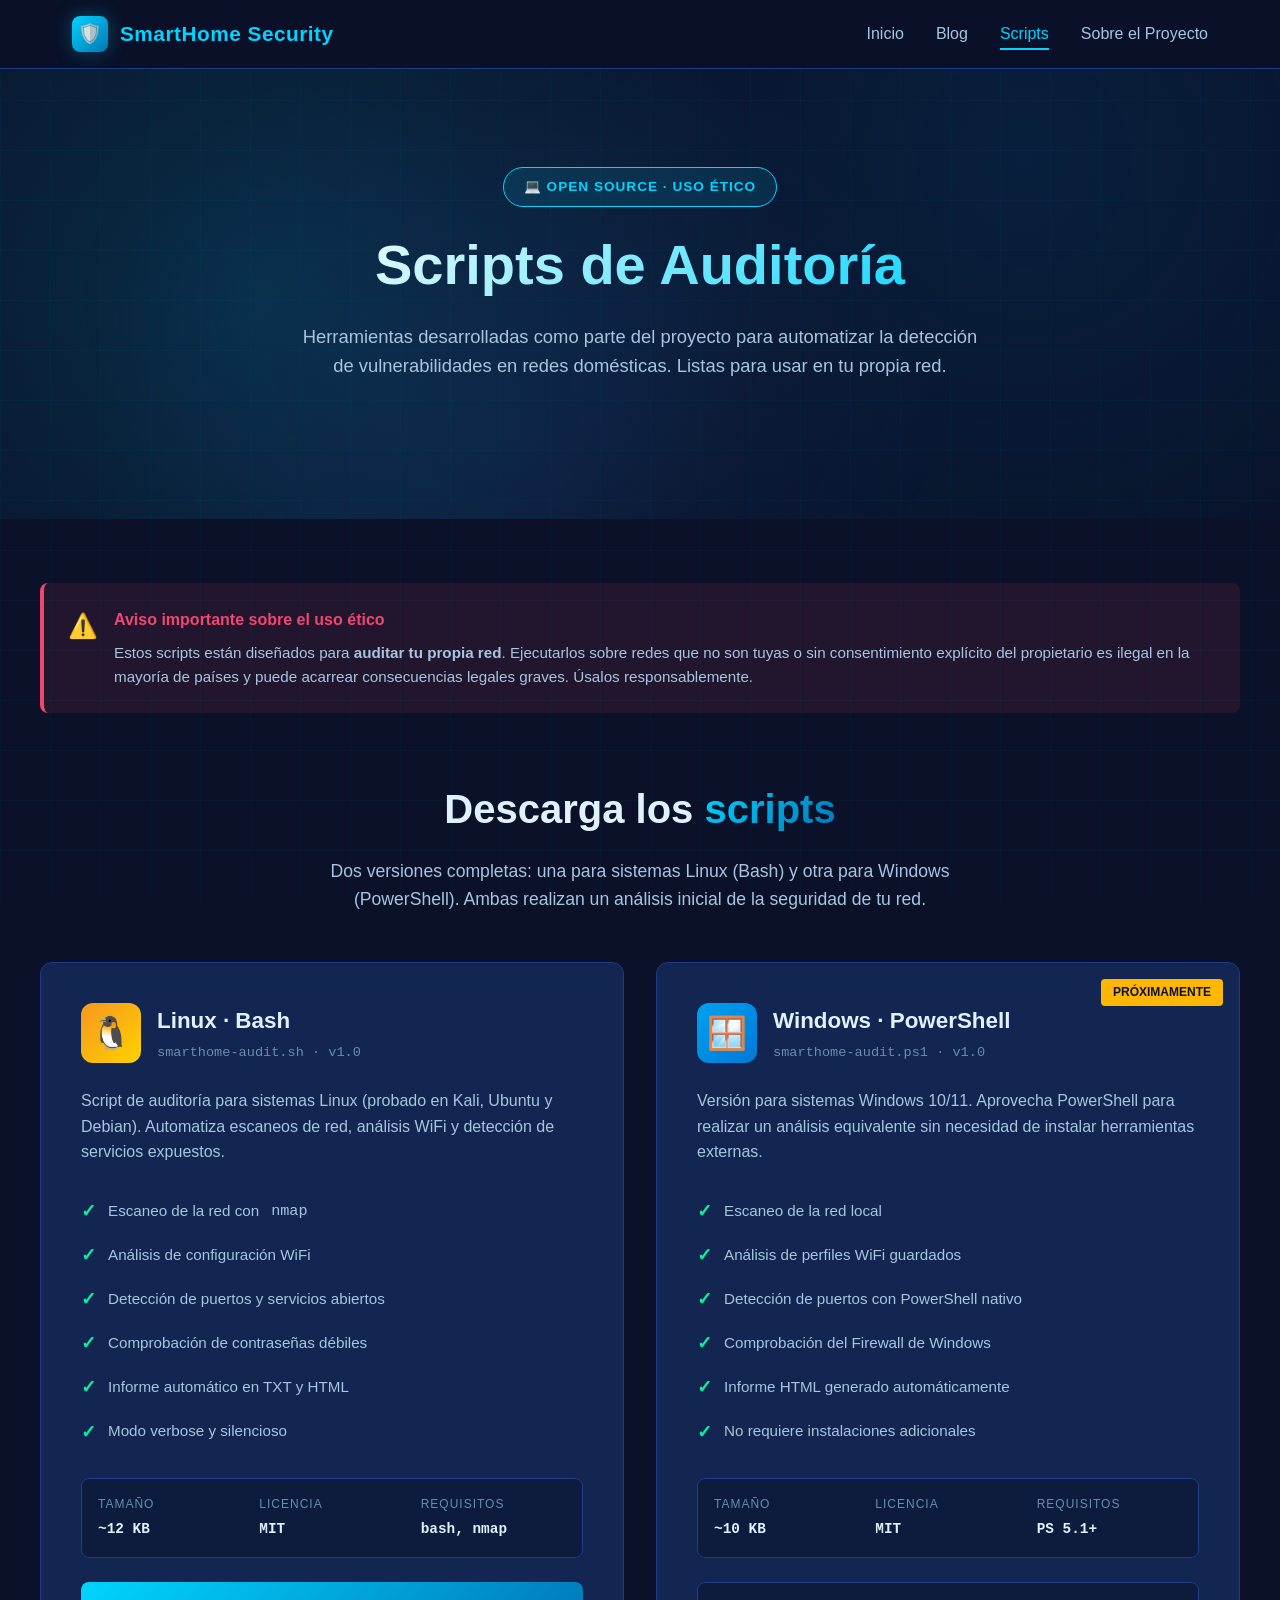
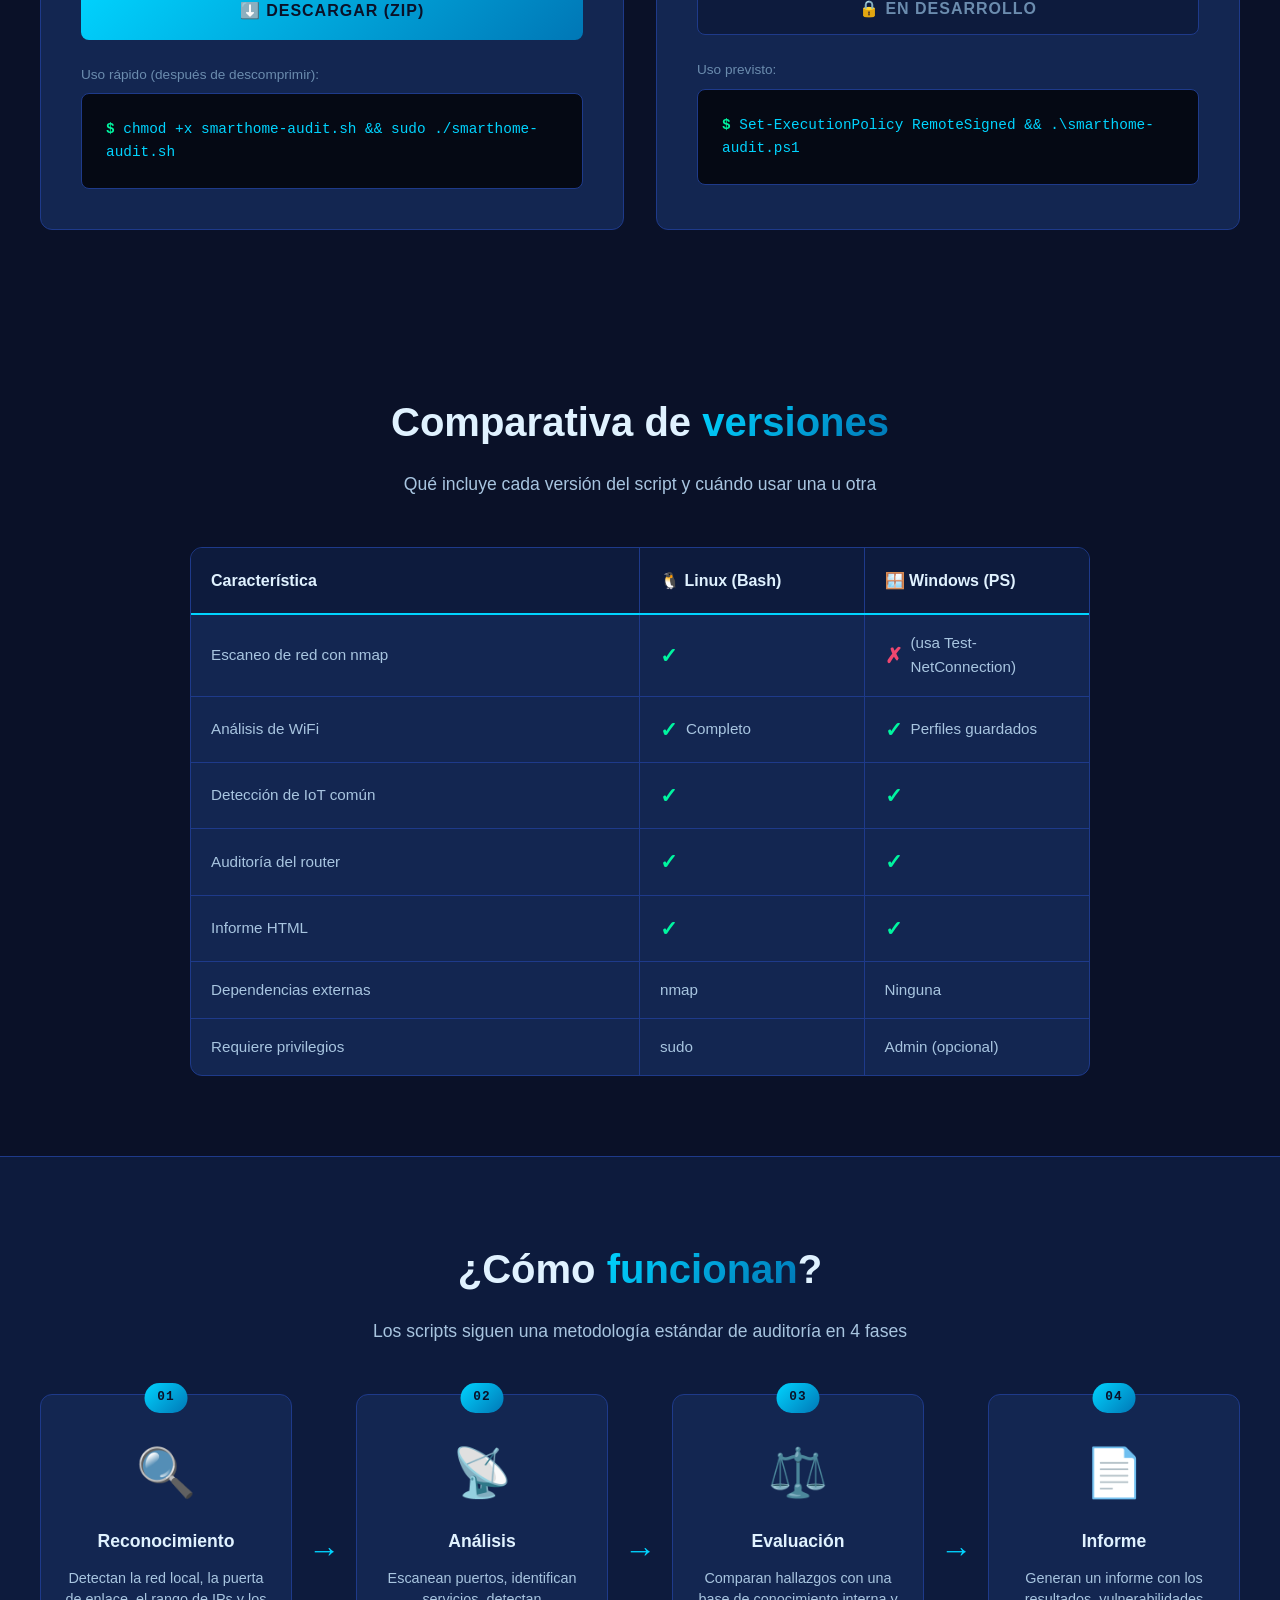
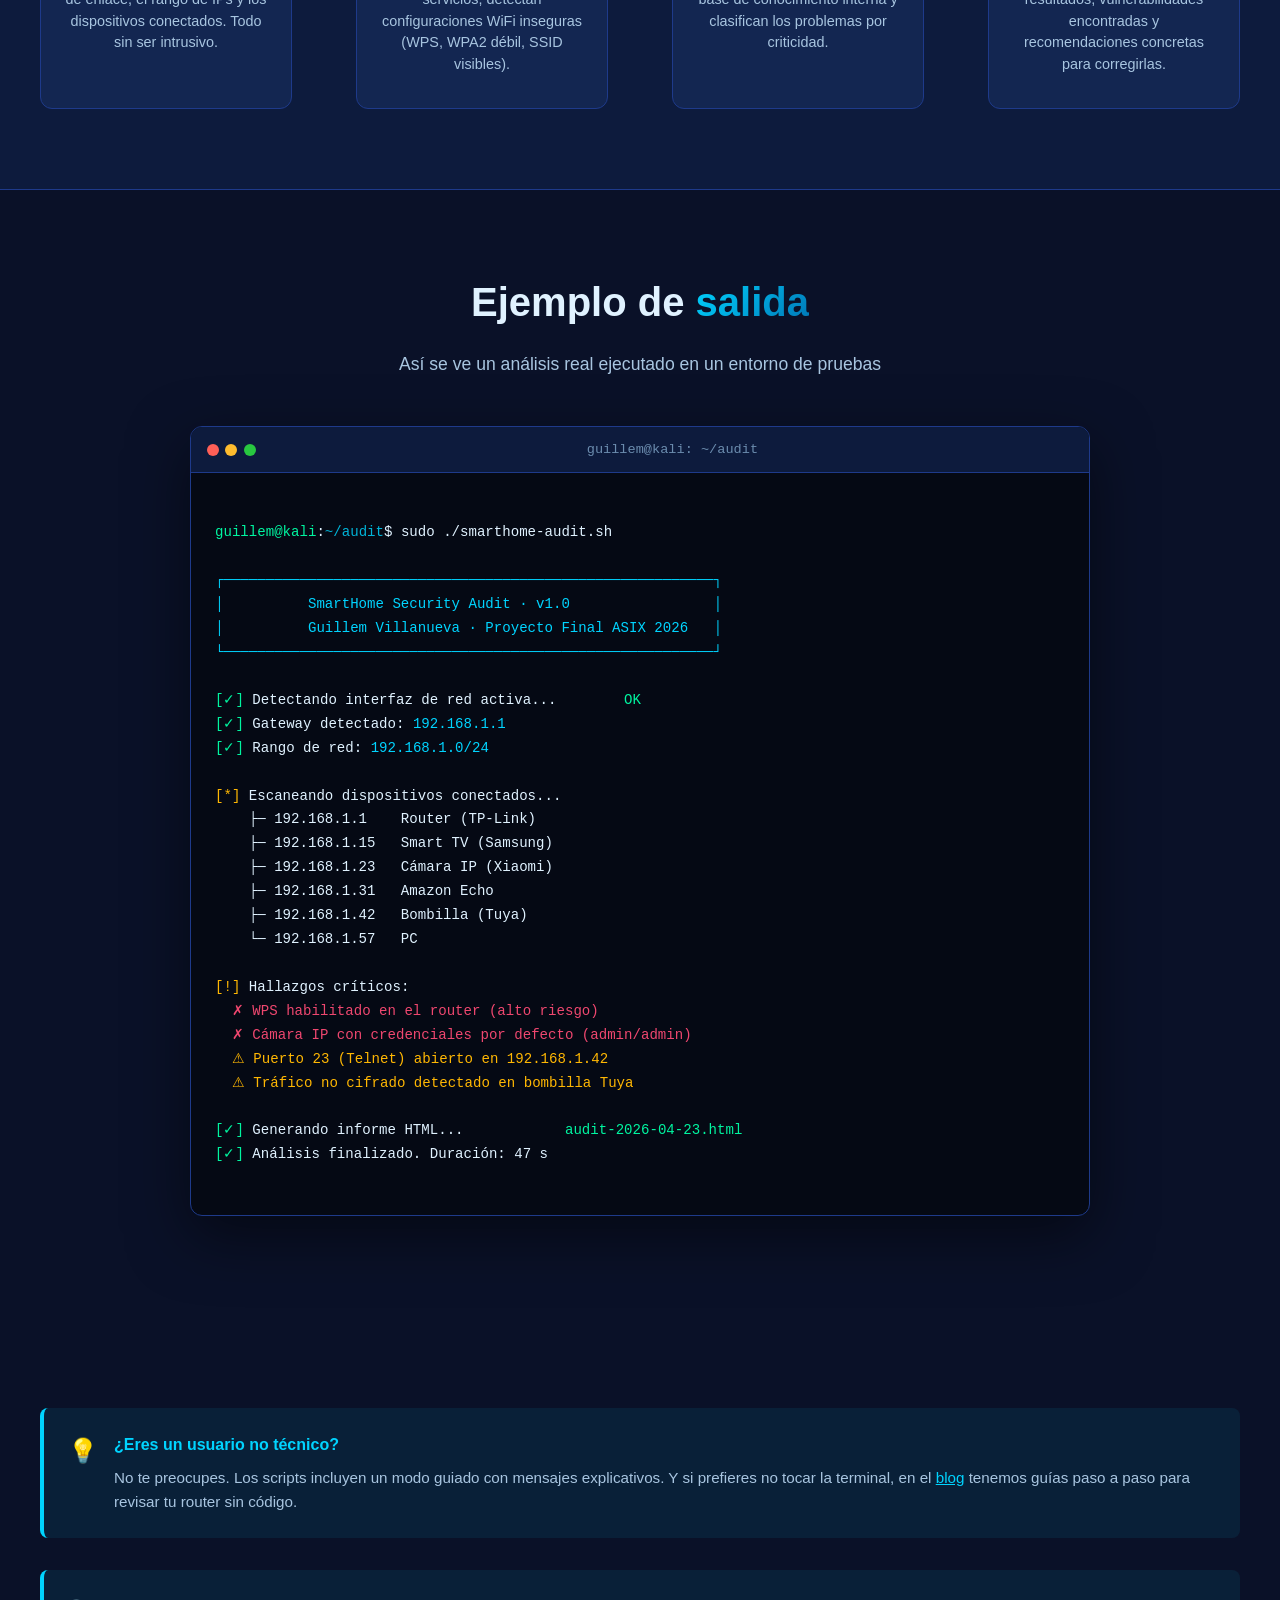
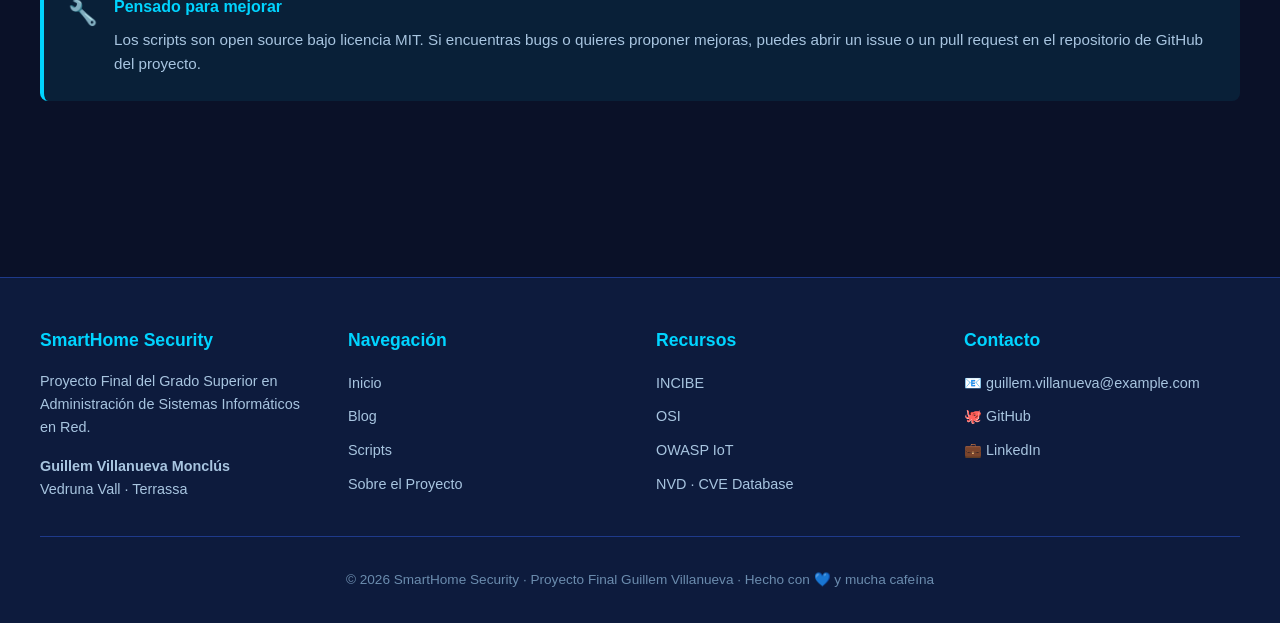
<file: smarthome-security-web_1/web-tfg/scripts.html>
<!DOCTYPE html>
<html lang="es">
<head>
    <meta charset="UTF-8">
    <meta name="viewport" content="width=device-width, initial-scale=1.0">
    <title>Scripts de Auditoría | SmartHome Security</title>
    <meta name="description" content="Descarga los scripts de auditoría de seguridad para Linux y Windows. Herramientas automatizadas para analizar la seguridad de tu red doméstica.">
    <link rel="stylesheet" href="css/styles.css">
    <link rel="icon" type="image/svg+xml" href="data:image/svg+xml,<svg xmlns='http://www.w3.org/2000/svg' viewBox='0 0 100 100'><text y='.9em' font-size='90'>🛡️</text></svg>">
</head>
<body>

    <!-- NAVBAR -->
    <nav class="navbar">
        <div class="nav-container">
            <a href="index.html" class="logo">
                <div class="logo-icon">🛡️</div>
                <span>SmartHome Security</span>
            </a>
            <button class="menu-toggle" aria-label="Menú">☰</button>
            <ul class="nav-links">
                <li><a href="index.html">Inicio</a></li>
                <li><a href="blog.html">Blog</a></li>
                <li><a href="scripts.html" class="active">Scripts</a></li>
                <li><a href="about.html">Sobre el Proyecto</a></li>
            </ul>
        </div>
    </nav>

    <!-- HERO SCRIPTS -->
    <section class="hero" style="min-height: 50vh;">
        <div class="hero-content fade-in">
            <span class="hero-badge">💻 Open Source · Uso ético</span>
            <h1>Scripts de Auditoría</h1>
            <p>Herramientas desarrolladas como parte del proyecto para automatizar la detección de vulnerabilidades en redes domésticas. Listas para usar en tu propia red.</p>
        </div>
    </section>

    <!-- AVISO LEGAL -->
    <section class="section" style="padding-top: 2rem; padding-bottom: 1rem;">
        <div class="section-container">
            <div class="warning-box">
                <div class="icon">⚠️</div>
                <div>
                    <h4>Aviso importante sobre el uso ético</h4>
                    <p>Estos scripts están diseñados para <strong>auditar tu propia red</strong>. Ejecutarlos sobre redes que no son tuyas o sin consentimiento explícito del propietario es ilegal en la mayoría de países y puede acarrear consecuencias legales graves. Úsalos responsablemente.</p>
                </div>
            </div>
        </div>
    </section>

    <!-- SCRIPTS -->
    <section class="section" style="padding-top: 1rem;">
        <div class="section-container">
            <h2 class="section-title">Descarga los <span>scripts</span></h2>
            <p class="section-subtitle">
                Dos versiones completas: una para sistemas Linux (Bash) y otra para Windows (PowerShell). Ambas realizan un análisis inicial de la seguridad de tu red.
            </p>

            <div class="scripts-grid">

                <!-- SCRIPT LINUX -->
                <div class="script-card">
                    <div class="script-header">
                        <div class="script-icon linux">🐧</div>
                        <div class="script-title">
                            <h3>Linux · Bash</h3>
                            <div class="version">smarthome-audit.sh · v1.0</div>
                        </div>
                    </div>

                    <p class="script-description">
                        Script de auditoría para sistemas Linux (probado en Kali, Ubuntu y Debian). Automatiza escaneos de red, análisis WiFi y detección de servicios expuestos.
                    </p>

                    <ul class="script-features">
                        <li>Escaneo de la red con <code>nmap</code></li>
                        <li>Análisis de configuración WiFi</li>
                        <li>Detección de puertos y servicios abiertos</li>
                        <li>Comprobación de contraseñas débiles</li>
                        <li>Informe automático en TXT y HTML</li>
                        <li>Modo verbose y silencioso</li>
                    </ul>

                    <div class="script-meta">
                        <div class="meta-item">
                            <div class="label">Tamaño</div>
                            <div class="value">~12 KB</div>
                        </div>
                        <div class="meta-item">
                            <div class="label">Licencia</div>
                            <div class="value">MIT</div>
                        </div>
                        <div class="meta-item">
                            <div class="label">Requisitos</div>
                            <div class="value">bash, nmap</div>
                        </div>
                    </div>

                    <a href="scripts/smarthome-audit-linux.zip" download class="download-btn">
                        ⬇️ Descargar (ZIP)
                    </a>

                    <div style="margin-top: 1.5rem;">
                        <p style="color: var(--text-muted); font-size: 0.85rem; margin-bottom: 0.5rem;">Uso rápido (después de descomprimir):</p>
                        <div class="code-block" style="margin: 0;">chmod +x smarthome-audit.sh && sudo ./smarthome-audit.sh</div>
                    </div>
                </div>

                <!-- SCRIPT WINDOWS -->
                <div class="script-card">
                    <span class="coming-soon-badge">Próximamente</span>

                    <div class="script-header">
                        <div class="script-icon windows">🪟</div>
                        <div class="script-title">
                            <h3>Windows · PowerShell</h3>
                            <div class="version">smarthome-audit.ps1 · v1.0</div>
                        </div>
                    </div>

                    <p class="script-description">
                        Versión para sistemas Windows 10/11. Aprovecha PowerShell para realizar un análisis equivalente sin necesidad de instalar herramientas externas.
                    </p>

                    <ul class="script-features">
                        <li>Escaneo de la red local</li>
                        <li>Análisis de perfiles WiFi guardados</li>
                        <li>Detección de puertos con PowerShell nativo</li>
                        <li>Comprobación del Firewall de Windows</li>
                        <li>Informe HTML generado automáticamente</li>
                        <li>No requiere instalaciones adicionales</li>
                    </ul>

                    <div class="script-meta">
                        <div class="meta-item">
                            <div class="label">Tamaño</div>
                            <div class="value">~10 KB</div>
                        </div>
                        <div class="meta-item">
                            <div class="label">Licencia</div>
                            <div class="value">MIT</div>
                        </div>
                        <div class="meta-item">
                            <div class="label">Requisitos</div>
                            <div class="value">PS 5.1+</div>
                        </div>
                    </div>

                    <button class="download-btn disabled" disabled>
                        🔒 En desarrollo
                    </button>

                    <div style="margin-top: 1.5rem;">
                        <p style="color: var(--text-muted); font-size: 0.85rem; margin-bottom: 0.5rem;">Uso previsto:</p>
                        <div class="code-block" style="margin: 0;">Set-ExecutionPolicy RemoteSigned && .\smarthome-audit.ps1</div>
                    </div>
                </div>

            </div>
        </div>
    </section>

    <!-- COMPARATIVA DE VERSIONES -->
    <section class="section">
        <div class="section-container">
            <h2 class="section-title">Comparativa de <span>versiones</span></h2>
            <p class="section-subtitle">Qué incluye cada versión del script y cuándo usar una u otra</p>

            <div class="compare-table">
                <div class="compare-header">
                    <div class="compare-cell header-cell">Característica</div>
                    <div class="compare-cell header-cell">🐧 Linux (Bash)</div>
                    <div class="compare-cell header-cell">🪟 Windows (PS)</div>
                </div>
                <div class="compare-row">
                    <div class="compare-cell">Escaneo de red con nmap</div>
                    <div class="compare-cell"><span class="check">✓</span></div>
                    <div class="compare-cell"><span class="cross">✗</span> (usa Test-NetConnection)</div>
                </div>
                <div class="compare-row">
                    <div class="compare-cell">Análisis de WiFi</div>
                    <div class="compare-cell"><span class="check">✓</span> Completo</div>
                    <div class="compare-cell"><span class="check">✓</span> Perfiles guardados</div>
                </div>
                <div class="compare-row">
                    <div class="compare-cell">Detección de IoT común</div>
                    <div class="compare-cell"><span class="check">✓</span></div>
                    <div class="compare-cell"><span class="check">✓</span></div>
                </div>
                <div class="compare-row">
                    <div class="compare-cell">Auditoría del router</div>
                    <div class="compare-cell"><span class="check">✓</span></div>
                    <div class="compare-cell"><span class="check">✓</span></div>
                </div>
                <div class="compare-row">
                    <div class="compare-cell">Informe HTML</div>
                    <div class="compare-cell"><span class="check">✓</span></div>
                    <div class="compare-cell"><span class="check">✓</span></div>
                </div>
                <div class="compare-row">
                    <div class="compare-cell">Dependencias externas</div>
                    <div class="compare-cell">nmap</div>
                    <div class="compare-cell">Ninguna</div>
                </div>
                <div class="compare-row">
                    <div class="compare-cell">Requiere privilegios</div>
                    <div class="compare-cell">sudo</div>
                    <div class="compare-cell">Admin (opcional)</div>
                </div>
            </div>
        </div>
    </section>

    <!-- CÓMO FUNCIONA (formato roadmap horizontal) -->
    <section class="section stats-section">
        <div class="section-container">
            <h2 class="section-title">¿Cómo <span>funcionan</span>?</h2>
            <p class="section-subtitle">Los scripts siguen una metodología estándar de auditoría en 4 fases</p>

            <div class="process-flow">
                <div class="process-step">
                    <div class="process-number">01</div>
                    <div class="process-icon">🔍</div>
                    <h3>Reconocimiento</h3>
                    <p>Detectan la red local, la puerta de enlace, el rango de IPs y los dispositivos conectados. Todo sin ser intrusivo.</p>
                </div>

                <div class="process-arrow">→</div>

                <div class="process-step">
                    <div class="process-number">02</div>
                    <div class="process-icon">📡</div>
                    <h3>Análisis</h3>
                    <p>Escanean puertos, identifican servicios, detectan configuraciones WiFi inseguras (WPS, WPA2 débil, SSID visibles).</p>
                </div>

                <div class="process-arrow">→</div>

                <div class="process-step">
                    <div class="process-number">03</div>
                    <div class="process-icon">⚖️</div>
                    <h3>Evaluación</h3>
                    <p>Comparan hallazgos con una base de conocimiento interna y clasifican los problemas por criticidad.</p>
                </div>

                <div class="process-arrow">→</div>

                <div class="process-step">
                    <div class="process-number">04</div>
                    <div class="process-icon">📄</div>
                    <h3>Informe</h3>
                    <p>Generan un informe con los resultados, vulnerabilidades encontradas y recomendaciones concretas para corregirlas.</p>
                </div>
            </div>
        </div>
    </section>

    <!-- EJEMPLO DE SALIDA -->
    <section class="section">
        <div class="section-container">
            <h2 class="section-title">Ejemplo de <span>salida</span></h2>
            <p class="section-subtitle">Así se ve un análisis real ejecutado en un entorno de pruebas</p>

            <div class="terminal-demo">
                <div class="terminal-header">
                    <div class="terminal-dots">
                        <span class="dot red"></span>
                        <span class="dot yellow"></span>
                        <span class="dot green"></span>
                    </div>
                    <div class="terminal-title">guillem@kali: ~/audit</div>
                </div>
                <div class="terminal-body">
<span style="color: var(--success);">guillem@kali</span>:<span style="color: #00b4d8;">~/audit</span>$ <span style="color: var(--text-primary);">sudo ./smarthome-audit.sh</span>

<span style="color: var(--accent-primary);">┌──────────────────────────────────────────────────────────┐</span>
<span style="color: var(--accent-primary);">│          SmartHome Security Audit · v1.0                 │</span>
<span style="color: var(--accent-primary);">│          Guillem Villanueva · Proyecto Final ASIX 2026   │</span>
<span style="color: var(--accent-primary);">└──────────────────────────────────────────────────────────┘</span>

<span style="color: var(--success);">[✓]</span> Detectando interfaz de red activa...        <span style="color: var(--success);">OK</span>
<span style="color: var(--success);">[✓]</span> Gateway detectado: <span style="color: var(--accent-primary);">192.168.1.1</span>
<span style="color: var(--success);">[✓]</span> Rango de red: <span style="color: var(--accent-primary);">192.168.1.0/24</span>

<span style="color: var(--warning);">[*]</span> Escaneando dispositivos conectados...
    ├─ 192.168.1.1    Router (TP-Link)
    ├─ 192.168.1.15   Smart TV (Samsung)
    ├─ 192.168.1.23   Cámara IP (Xiaomi)
    ├─ 192.168.1.31   Amazon Echo
    ├─ 192.168.1.42   Bombilla (Tuya)
    └─ 192.168.1.57   PC

<span style="color: var(--warning);">[!]</span> Hallazgos críticos:
<span style="color: var(--danger);">  ✗ WPS habilitado en el router (alto riesgo)</span>
<span style="color: var(--danger);">  ✗ Cámara IP con credenciales por defecto (admin/admin)</span>
<span style="color: var(--warning);">  ⚠ Puerto 23 (Telnet) abierto en 192.168.1.42</span>
<span style="color: var(--warning);">  ⚠ Tráfico no cifrado detectado en bombilla Tuya</span>

<span style="color: var(--success);">[✓]</span> Generando informe HTML...            <span style="color: var(--success);">audit-2026-04-23.html</span>
<span style="color: var(--success);">[✓]</span> Análisis finalizado. Duración: 47 s
                </div>
            </div>
        </div>
    </section>

    <!-- INFO ADICIONAL -->
    <section class="section">
        <div class="section-container">
            <div class="info-box">
                <div class="icon">💡</div>
                <div>
                    <h4>¿Eres un usuario no técnico?</h4>
                    <p>No te preocupes. Los scripts incluyen un modo guiado con mensajes explicativos. Y si prefieres no tocar la terminal, en el <a href="blog.html" style="color: var(--accent-primary);">blog</a> tenemos guías paso a paso para revisar tu router sin código.</p>
                </div>
            </div>

            <div class="info-box">
                <div class="icon">🔧</div>
                <div>
                    <h4>Pensado para mejorar</h4>
                    <p>Los scripts son open source bajo licencia MIT. Si encuentras bugs o quieres proponer mejoras, puedes abrir un issue o un pull request en el repositorio de GitHub del proyecto.</p>
                </div>
            </div>
        </div>
    </section>

    <!-- FOOTER -->
    <footer class="footer">
        <div class="footer-container">
            <div class="footer-col">
                <h4>SmartHome Security</h4>
                <p>Proyecto Final del Grado Superior en Administración de Sistemas Informáticos en Red.</p>
                <p style="margin-top: 1rem;"><strong>Guillem Villanueva Monclús</strong></p>
                <p>Vedruna Vall · Terrassa</p>
            </div>

            <div class="footer-col">
                <h4>Navegación</h4>
                <ul>
                    <li><a href="index.html">Inicio</a></li>
                    <li><a href="blog.html">Blog</a></li>
                    <li><a href="scripts.html">Scripts</a></li>
                    <li><a href="about.html">Sobre el Proyecto</a></li>
                </ul>
            </div>

            <div class="footer-col">
                <h4>Recursos</h4>
                <ul>
                    <li><a href="https://www.incibe.es/" target="_blank" rel="noopener">INCIBE</a></li>
                    <li><a href="https://www.osi.es/" target="_blank" rel="noopener">OSI</a></li>
                    <li><a href="https://owasp.org/www-project-internet-of-things/" target="_blank" rel="noopener">OWASP IoT</a></li>
                    <li><a href="https://nvd.nist.gov/" target="_blank" rel="noopener">NVD · CVE Database</a></li>
                </ul>
            </div>

            <div class="footer-col">
                <h4>Contacto</h4>
                <ul>
                    <li><a href="#">📧 guillem.villanueva@example.com</a></li>
                    <li><a href="#">🐙 GitHub</a></li>
                    <li><a href="#">💼 LinkedIn</a></li>
                </ul>
            </div>
        </div>

        <div class="footer-bottom">
            <p>© 2026 SmartHome Security · Proyecto Final Guillem Villanueva · Hecho con 💙 y mucha cafeína</p>
        </div>
    </footer>

    <script src="js/script.js"></script>
</body>
</html>
</file>
<file: smarthome-security-web_1/web-tfg/css/styles.css>
/* ============================================
   SMART HOME SECURITY - TFG Guillem Villanueva
   Tema: Ciberseguridad + Domótica
   Paleta: Azul oscuro / cyan neon
   ============================================ */

:root {
  --bg-primary: #0a1128;
  --bg-secondary: #0d1b3d;
  --bg-card: #132651;
  --bg-card-hover: #1a3268;
  --accent-primary: #00d4ff;
  --accent-secondary: #0077b6;
  --accent-glow: #00b4d8;
  --text-primary: #e0f2ff;
  --text-secondary: #a8c5e0;
  --text-muted: #6b8cae;
  --border-color: #1e3a8a;
  --success: #00f5a0;
  --warning: #ffb703;
  --danger: #ef476f;
  --shadow-glow: 0 0 20px rgba(0, 212, 255, 0.3);
  --gradient-primary: linear-gradient(135deg, #0a1128 0%, #1a3268 50%, #0077b6 100%);
  --gradient-accent: linear-gradient(135deg, #00d4ff 0%, #0077b6 100%);
}

* {
  margin: 0;
  padding: 0;
  box-sizing: border-box;
}

html {
  scroll-behavior: smooth;
}

body {
  font-family: 'Segoe UI', 'Roboto', -apple-system, BlinkMacSystemFont, sans-serif;
  background: var(--bg-primary);
  color: var(--text-primary);
  line-height: 1.6;
  min-height: 100vh;
  overflow-x: hidden;
}

/* Efecto de fondo con partículas/grid */
body::before {
  content: '';
  position: fixed;
  top: 0;
  left: 0;
  width: 100%;
  height: 100%;
  background-image:
    linear-gradient(rgba(0, 212, 255, 0.03) 1px, transparent 1px),
    linear-gradient(90deg, rgba(0, 212, 255, 0.03) 1px, transparent 1px);
  background-size: 50px 50px;
  pointer-events: none;
  z-index: 0;
}

/* ============ NAVBAR ============ */
.navbar {
  position: sticky;
  top: 0;
  background: rgba(10, 17, 40, 0.95);
  backdrop-filter: blur(10px);
  border-bottom: 1px solid var(--border-color);
  z-index: 100;
  padding: 1rem 0;
}

.nav-container {
  max-width: 1200px;
  margin: 0 auto;
  padding: 0 2rem;
  display: flex;
  justify-content: space-between;
  align-items: center;
}

.logo {
  display: flex;
  align-items: center;
  gap: 0.75rem;
  font-size: 1.3rem;
  font-weight: 700;
  color: var(--accent-primary);
  text-decoration: none;
  letter-spacing: 0.5px;
}

.logo-icon {
  width: 36px;
  height: 36px;
  background: var(--gradient-accent);
  border-radius: 8px;
  display: flex;
  align-items: center;
  justify-content: center;
  font-size: 1.2rem;
  box-shadow: var(--shadow-glow);
}

.nav-links {
  display: flex;
  list-style: none;
  gap: 2rem;
  align-items: center;
}

.nav-links a {
  color: var(--text-secondary);
  text-decoration: none;
  font-weight: 500;
  transition: all 0.3s ease;
  position: relative;
  padding: 0.5rem 0;
}

.nav-links a:hover,
.nav-links a.active {
  color: var(--accent-primary);
}

.nav-links a::after {
  content: '';
  position: absolute;
  bottom: 0;
  left: 0;
  width: 0;
  height: 2px;
  background: var(--accent-primary);
  transition: width 0.3s ease;
}

.nav-links a:hover::after,
.nav-links a.active::after {
  width: 100%;
}

.menu-toggle {
  display: none;
  background: none;
  border: none;
  color: var(--accent-primary);
  font-size: 1.5rem;
  cursor: pointer;
}

/* ============ HERO ============ */
.hero {
  min-height: 90vh;
  display: flex;
  align-items: center;
  justify-content: center;
  text-align: center;
  padding: 4rem 2rem;
  position: relative;
  background:
    radial-gradient(circle at 20% 50%, rgba(0, 212, 255, 0.15) 0%, transparent 50%),
    radial-gradient(circle at 80% 20%, rgba(0, 119, 182, 0.15) 0%, transparent 50%),
    radial-gradient(circle at 40% 80%, rgba(26, 50, 104, 0.3) 0%, transparent 50%);
  overflow: hidden;
}

.hero-content {
  max-width: 900px;
  position: relative;
  z-index: 2;
}

.hero-badge {
  display: inline-block;
  padding: 0.5rem 1.25rem;
  background: rgba(0, 212, 255, 0.1);
  border: 1px solid var(--accent-primary);
  border-radius: 50px;
  color: var(--accent-primary);
  font-size: 0.85rem;
  font-weight: 600;
  margin-bottom: 1.5rem;
  letter-spacing: 1px;
  text-transform: uppercase;
}

.hero h1 {
  font-size: clamp(2rem, 5vw, 3.5rem);
  margin-bottom: 1.5rem;
  background: linear-gradient(135deg, #ffffff 0%, var(--accent-primary) 100%);
  -webkit-background-clip: text;
  -webkit-text-fill-color: transparent;
  background-clip: text;
  line-height: 1.2;
  font-weight: 800;
}

.hero p {
  font-size: 1.15rem;
  color: var(--text-secondary);
  margin-bottom: 2.5rem;
  max-width: 700px;
  margin-left: auto;
  margin-right: auto;
}

.hero-buttons {
  display: flex;
  gap: 1rem;
  justify-content: center;
  flex-wrap: wrap;
}

.btn {
  padding: 0.9rem 2rem;
  border: none;
  border-radius: 8px;
  font-size: 1rem;
  font-weight: 600;
  cursor: pointer;
  text-decoration: none;
  display: inline-flex;
  align-items: center;
  gap: 0.5rem;
  transition: all 0.3s ease;
}

.btn-primary {
  background: var(--gradient-accent);
  color: var(--bg-primary);
  box-shadow: 0 4px 20px rgba(0, 212, 255, 0.3);
}

.btn-primary:hover {
  transform: translateY(-2px);
  box-shadow: 0 8px 30px rgba(0, 212, 255, 0.5);
}

.btn-secondary {
  background: transparent;
  color: var(--accent-primary);
  border: 2px solid var(--accent-primary);
}

.btn-secondary:hover {
  background: rgba(0, 212, 255, 0.1);
  transform: translateY(-2px);
}

/* ============ SECTIONS ============ */
.section {
  padding: 5rem 2rem;
  position: relative;
  z-index: 2;
}

.section-container {
  max-width: 1200px;
  margin: 0 auto;
}

.section-title {
  text-align: center;
  font-size: 2.5rem;
  margin-bottom: 1rem;
  color: var(--text-primary);
  font-weight: 700;
}

.section-title span {
  background: var(--gradient-accent);
  -webkit-background-clip: text;
  -webkit-text-fill-color: transparent;
  background-clip: text;
}

.section-subtitle {
  text-align: center;
  color: var(--text-secondary);
  font-size: 1.1rem;
  margin-bottom: 3rem;
  max-width: 700px;
  margin-left: auto;
  margin-right: auto;
}

/* ============ CARDS GRID ============ */
.cards-grid {
  display: grid;
  grid-template-columns: repeat(auto-fit, minmax(280px, 1fr));
  gap: 2rem;
  margin-top: 3rem;
}

.card {
  background: var(--bg-card);
  border: 1px solid var(--border-color);
  border-radius: 12px;
  padding: 2rem;
  transition: all 0.3s ease;
  position: relative;
  overflow: hidden;
}

.card::before {
  content: '';
  position: absolute;
  top: 0;
  left: 0;
  width: 100%;
  height: 3px;
  background: var(--gradient-accent);
  transform: scaleX(0);
  transform-origin: left;
  transition: transform 0.3s ease;
}

.card:hover {
  transform: translateY(-5px);
  background: var(--bg-card-hover);
  border-color: var(--accent-primary);
  box-shadow: 0 10px 30px rgba(0, 212, 255, 0.15);
}

.card:hover::before {
  transform: scaleX(1);
}

.card-icon {
  width: 60px;
  height: 60px;
  background: rgba(0, 212, 255, 0.1);
  border-radius: 12px;
  display: flex;
  align-items: center;
  justify-content: center;
  font-size: 1.8rem;
  margin-bottom: 1.5rem;
  color: var(--accent-primary);
}

.card h3 {
  color: var(--text-primary);
  font-size: 1.3rem;
  margin-bottom: 0.75rem;
}

.card p {
  color: var(--text-secondary);
  font-size: 0.95rem;
}

/* ============ STATS ============ */
.stats-section {
  background: var(--bg-secondary);
  border-top: 1px solid var(--border-color);
  border-bottom: 1px solid var(--border-color);
}

.stats-grid {
  display: grid;
  grid-template-columns: repeat(auto-fit, minmax(200px, 1fr));
  gap: 2rem;
  text-align: center;
}

.stat-item h3 {
  font-size: 3rem;
  font-weight: 800;
  background: var(--gradient-accent);
  -webkit-background-clip: text;
  -webkit-text-fill-color: transparent;
  background-clip: text;
  margin-bottom: 0.5rem;
}

.stat-item p {
  color: var(--text-secondary);
  font-size: 0.95rem;
  text-transform: uppercase;
  letter-spacing: 1px;
}

/* ============ BLOG ============ */
.blog-grid {
  display: grid;
  grid-template-columns: repeat(auto-fill, minmax(320px, 1fr));
  gap: 2rem;
}

.blog-card {
  background: var(--bg-card);
  border: 1px solid var(--border-color);
  border-radius: 12px;
  overflow: hidden;
  transition: all 0.3s ease;
  display: flex;
  flex-direction: column;
}

.blog-card:hover {
  transform: translateY(-5px);
  border-color: var(--accent-primary);
  box-shadow: 0 10px 30px rgba(0, 212, 255, 0.15);
}

.blog-image {
  height: 200px;
  background: var(--gradient-primary);
  display: flex;
  align-items: center;
  justify-content: center;
  font-size: 4rem;
  position: relative;
  overflow: hidden;
}

.blog-image::after {
  content: '';
  position: absolute;
  inset: 0;
  background: radial-gradient(circle at center, transparent 0%, rgba(10, 17, 40, 0.7) 100%);
}

.blog-content {
  padding: 1.5rem;
  flex: 1;
  display: flex;
  flex-direction: column;
}

.blog-tag {
  display: inline-block;
  padding: 0.25rem 0.75rem;
  background: rgba(0, 212, 255, 0.1);
  color: var(--accent-primary);
  border-radius: 4px;
  font-size: 0.75rem;
  font-weight: 600;
  text-transform: uppercase;
  margin-bottom: 0.75rem;
  width: fit-content;
}

.blog-date {
  color: var(--text-muted);
  font-size: 0.85rem;
  margin-bottom: 0.5rem;
}

.blog-card h3 {
  color: var(--text-primary);
  font-size: 1.2rem;
  margin-bottom: 0.75rem;
  line-height: 1.4;
}

.blog-card p {
  color: var(--text-secondary);
  font-size: 0.9rem;
  margin-bottom: 1rem;
  flex: 1;
}

.blog-card a {
  color: var(--accent-primary);
  text-decoration: none;
  font-weight: 600;
  font-size: 0.9rem;
  display: inline-flex;
  align-items: center;
  gap: 0.5rem;
  transition: gap 0.3s ease;
  width: fit-content;
}

.blog-card a:hover {
  gap: 0.75rem;
}

/* ============ SCRIPTS ============ */
.scripts-grid {
  display: grid;
  grid-template-columns: repeat(auto-fit, minmax(350px, 1fr));
  gap: 2rem;
  margin-top: 3rem;
}

.script-card {
  background: var(--bg-card);
  border: 1px solid var(--border-color);
  border-radius: 12px;
  padding: 2.5rem;
  position: relative;
  overflow: hidden;
  transition: all 0.3s ease;
}

.script-card:hover {
  border-color: var(--accent-primary);
  transform: translateY(-5px);
}

.script-header {
  display: flex;
  align-items: center;
  gap: 1rem;
  margin-bottom: 1.5rem;
}

.script-icon {
  width: 60px;
  height: 60px;
  border-radius: 12px;
  display: flex;
  align-items: center;
  justify-content: center;
  font-size: 2rem;
}

.script-icon.linux {
  background: linear-gradient(135deg, #f7971e 0%, #ffd200 100%);
  color: #000;
}

.script-icon.windows {
  background: linear-gradient(135deg, #00a1f1 0%, #0078d7 100%);
  color: #fff;
}

.script-title h3 {
  font-size: 1.4rem;
  color: var(--text-primary);
  margin-bottom: 0.25rem;
}

.script-title .version {
  color: var(--text-muted);
  font-size: 0.85rem;
  font-family: 'Courier New', monospace;
}

.script-description {
  color: var(--text-secondary);
  margin-bottom: 1.5rem;
}

.script-features {
  list-style: none;
  margin-bottom: 1.5rem;
}

.script-features li {
  padding: 0.5rem 0;
  color: var(--text-secondary);
  display: flex;
  align-items: center;
  gap: 0.75rem;
  font-size: 0.95rem;
}

.script-features li::before {
  content: '✓';
  color: var(--success);
  font-weight: bold;
  font-size: 1.1rem;
}

.script-meta {
  display: flex;
  gap: 1rem;
  margin-bottom: 1.5rem;
  flex-wrap: wrap;
  padding: 1rem;
  background: var(--bg-secondary);
  border-radius: 8px;
  border: 1px solid var(--border-color);
}

.meta-item {
  flex: 1;
  min-width: 100px;
}

.meta-item .label {
  color: var(--text-muted);
  font-size: 0.75rem;
  text-transform: uppercase;
  letter-spacing: 1px;
  margin-bottom: 0.25rem;
}

.meta-item .value {
  color: var(--text-primary);
  font-weight: 600;
  font-size: 0.9rem;
  font-family: 'Courier New', monospace;
}

.download-btn {
  width: 100%;
  padding: 1rem;
  background: var(--gradient-accent);
  color: var(--bg-primary);
  border: none;
  border-radius: 8px;
  font-size: 1rem;
  font-weight: 700;
  cursor: pointer;
  display: flex;
  align-items: center;
  justify-content: center;
  gap: 0.5rem;
  text-decoration: none;
  transition: all 0.3s ease;
  text-transform: uppercase;
  letter-spacing: 1px;
}

.download-btn:hover {
  transform: translateY(-2px);
  box-shadow: 0 8px 30px rgba(0, 212, 255, 0.4);
}

.download-btn.disabled {
  background: var(--bg-secondary);
  color: var(--text-muted);
  cursor: not-allowed;
  border: 1px solid var(--border-color);
}

.download-btn.disabled:hover {
  transform: none;
  box-shadow: none;
}

.coming-soon-badge {
  position: absolute;
  top: 1rem;
  right: 1rem;
  background: var(--warning);
  color: var(--bg-primary);
  padding: 0.25rem 0.75rem;
  border-radius: 4px;
  font-size: 0.75rem;
  font-weight: 700;
  text-transform: uppercase;
}

/* ============ CODE BLOCK ============ */
.code-block {
  background: #050914;
  border: 1px solid var(--border-color);
  border-radius: 8px;
  padding: 1.5rem;
  margin: 1.5rem 0;
  overflow-x: auto;
  font-family: 'Courier New', monospace;
  font-size: 0.9rem;
  color: var(--accent-primary);
  position: relative;
}

.code-block::before {
  content: '$ ';
  color: var(--success);
  font-weight: bold;
}

/* ============ ABOUT ============ */
.about-grid {
  display: grid;
  grid-template-columns: 1fr 1fr;
  gap: 4rem;
  align-items: center;
}

.about-content h2 {
  font-size: 2.2rem;
  margin-bottom: 1.5rem;
  color: var(--text-primary);
}

.about-content p {
  color: var(--text-secondary);
  margin-bottom: 1rem;
  font-size: 1.05rem;
}

.timeline {
  position: relative;
  padding-left: 2rem;
  margin-top: 3rem;
}

.timeline::before {
  content: '';
  position: absolute;
  left: 0;
  top: 0;
  bottom: 0;
  width: 2px;
  background: var(--gradient-accent);
}

.timeline-item {
  position: relative;
  padding-bottom: 2rem;
}

.timeline-item::before {
  content: '';
  position: absolute;
  left: -2.4rem;
  top: 0.4rem;
  width: 14px;
  height: 14px;
  background: var(--accent-primary);
  border-radius: 50%;
  box-shadow: 0 0 15px var(--accent-primary);
}

.timeline-item h4 {
  color: var(--accent-primary);
  margin-bottom: 0.5rem;
  font-size: 1.1rem;
}

.timeline-item p {
  color: var(--text-secondary);
  font-size: 0.95rem;
}

/* ============ WARNING BOX ============ */
.warning-box {
  background: rgba(239, 71, 111, 0.1);
  border-left: 4px solid var(--danger);
  padding: 1.5rem;
  border-radius: 8px;
  margin: 2rem 0;
  display: flex;
  gap: 1rem;
  align-items: flex-start;
}

.warning-box .icon {
  font-size: 1.5rem;
  flex-shrink: 0;
}

.warning-box h4 {
  color: var(--danger);
  margin-bottom: 0.5rem;
}

.warning-box p {
  color: var(--text-secondary);
  font-size: 0.95rem;
  margin: 0;
}

.info-box {
  background: rgba(0, 212, 255, 0.08);
  border-left: 4px solid var(--accent-primary);
  padding: 1.5rem;
  border-radius: 8px;
  margin: 2rem 0;
  display: flex;
  gap: 1rem;
  align-items: flex-start;
}

.info-box .icon {
  font-size: 1.5rem;
  flex-shrink: 0;
}

.info-box h4 {
  color: var(--accent-primary);
  margin-bottom: 0.5rem;
}

.info-box p {
  color: var(--text-secondary);
  font-size: 0.95rem;
  margin: 0;
}

/* ============ FOOTER ============ */
.footer {
  background: var(--bg-secondary);
  border-top: 1px solid var(--border-color);
  padding: 3rem 2rem 2rem;
  margin-top: 4rem;
  position: relative;
  z-index: 2;
}

.footer-container {
  max-width: 1200px;
  margin: 0 auto;
  display: grid;
  grid-template-columns: repeat(auto-fit, minmax(200px, 1fr));
  gap: 2rem;
  margin-bottom: 2rem;
}

.footer-col h4 {
  color: var(--accent-primary);
  margin-bottom: 1rem;
  font-size: 1.1rem;
}

.footer-col ul {
  list-style: none;
}

.footer-col ul li {
  margin-bottom: 0.5rem;
}

.footer-col ul li a {
  color: var(--text-secondary);
  text-decoration: none;
  font-size: 0.9rem;
  transition: color 0.3s ease;
}

.footer-col ul li a:hover {
  color: var(--accent-primary);
}

.footer-col p {
  color: var(--text-secondary);
  font-size: 0.9rem;
}

.footer-bottom {
  max-width: 1200px;
  margin: 0 auto;
  padding-top: 2rem;
  border-top: 1px solid var(--border-color);
  text-align: center;
  color: var(--text-muted);
  font-size: 0.85rem;
}

.footer-bottom a {
  color: var(--accent-primary);
  text-decoration: none;
}

/* ============ ANIMATIONS ============ */
@keyframes fadeInUp {
  from {
    opacity: 0;
    transform: translateY(30px);
  }
  to {
    opacity: 1;
    transform: translateY(0);
  }
}

.fade-in {
  animation: fadeInUp 0.8s ease-out;
}

@keyframes pulse {
  0%, 100% { opacity: 1; }
  50% { opacity: 0.5; }
}

.pulse {
  animation: pulse 2s infinite;
}

/* ============ HERO ANIMATION - FLOATING SHIELD ============ */
.hero-visual {
  position: absolute;
  top: 50%;
  transform: translateY(-50%);
  opacity: 0.1;
  pointer-events: none;
}

.hero-visual.left {
  left: 5%;
  font-size: 8rem;
}

.hero-visual.right {
  right: 5%;
  font-size: 8rem;
}

@keyframes float {
  0%, 100% { transform: translateY(-50%) translateX(0); }
  50% { transform: translateY(-55%) translateX(10px); }
}

.hero-visual {
  animation: float 6s ease-in-out infinite;
}

/* ============================================
   NUEVOS ESTILOS - Formatos variados
   ============================================ */

/* ---- FEATURED POST (destacado) ---- */
.featured-post {
    display: grid;
    grid-template-columns: 300px 1fr;
    background: var(--bg-card);
    border: 1px solid var(--border-color);
    border-radius: 16px;
    overflow: hidden;
    transition: all 0.4s ease;
    cursor: pointer;
}

.featured-post:hover {
    border-color: var(--accent-primary);
    box-shadow: 0 15px 40px rgba(0, 212, 255, 0.2);
    transform: translateY(-3px);
}

.featured-image {
    background: linear-gradient(135deg, #0a1128 0%, #ef476f 50%, #1a3268 100%);
    display: flex;
    align-items: center;
    justify-content: center;
    position: relative;
    min-height: 280px;
}

.featured-emoji {
    font-size: 6rem;
    filter: drop-shadow(0 0 20px rgba(239, 71, 111, 0.5));
    z-index: 1;
}

.featured-overlay-tag {
    position: absolute;
    top: 1rem;
    left: 1rem;
    background: rgba(239, 71, 111, 0.9);
    color: white;
    padding: 0.4rem 0.8rem;
    border-radius: 4px;
    font-size: 0.75rem;
    font-weight: 700;
    text-transform: uppercase;
    letter-spacing: 1px;
}

.featured-content {
    padding: 2.5rem;
    display: flex;
    flex-direction: column;
    justify-content: center;
}

.featured-meta {
    display: flex;
    gap: 0.75rem;
    margin-bottom: 1rem;
    align-items: center;
    flex-wrap: wrap;
}

.featured-content h2 {
    font-size: 1.75rem;
    color: var(--text-primary);
    margin-bottom: 1rem;
    line-height: 1.3;
}

.featured-content p {
    color: var(--text-secondary);
    margin-bottom: 1.5rem;
    line-height: 1.7;
}

.featured-source {
    display: flex;
    justify-content: space-between;
    align-items: center;
    padding-top: 1rem;
    border-top: 1px solid var(--border-color);
    color: var(--text-muted);
    font-size: 0.9rem;
    flex-wrap: wrap;
    gap: 0.5rem;
}

.read-link {
    color: var(--accent-primary);
    font-weight: 600;
    transition: all 0.3s ease;
}

/* ---- FILTER CHIPS ---- */
.filter-bar {
    display: flex;
    gap: 0.5rem;
    flex-wrap: wrap;
    padding: 1rem;
    background: var(--bg-card);
    border-radius: 50px;
    border: 1px solid var(--border-color);
}

.filter-chip {
    padding: 0.6rem 1.25rem;
    background: transparent;
    border: none;
    color: var(--text-secondary);
    border-radius: 50px;
    font-size: 0.9rem;
    font-weight: 500;
    cursor: pointer;
    transition: all 0.3s ease;
    font-family: inherit;
}

.filter-chip:hover {
    background: var(--bg-card-hover);
    color: var(--text-primary);
}

.filter-chip.active {
    background: var(--gradient-accent);
    color: var(--bg-primary);
    font-weight: 700;
}

/* ---- BLOG LIST (filas horizontales) ---- */
.blog-list {
    display: flex;
    flex-direction: column;
    gap: 1.25rem;
}

.blog-row {
    display: grid;
    grid-template-columns: 140px 1fr;
    background: var(--bg-card);
    border: 1px solid var(--border-color);
    border-radius: 12px;
    overflow: hidden;
    transition: all 0.3s ease;
    text-decoration: none;
}

.blog-row:hover {
    border-color: var(--accent-primary);
    transform: translateX(5px);
    box-shadow: 0 5px 20px rgba(0, 212, 255, 0.1);
}

.blog-row-image {
    display: flex;
    align-items: center;
    justify-content: center;
    font-size: 3rem;
    min-height: 150px;
    position: relative;
}

.blog-row-image::after {
    content: '';
    position: absolute;
    inset: 0;
    background: radial-gradient(circle at center, transparent 0%, rgba(10, 17, 40, 0.6) 100%);
}

.blog-row-content {
    padding: 1.5rem 2rem;
    display: flex;
    flex-direction: column;
    justify-content: center;
}

.blog-row-meta {
    display: flex;
    gap: 0.75rem;
    margin-bottom: 0.75rem;
    align-items: center;
    flex-wrap: wrap;
}

.blog-source {
    color: var(--text-muted);
    font-size: 0.8rem;
    background: var(--bg-secondary);
    padding: 0.2rem 0.6rem;
    border-radius: 4px;
}

.blog-row-content h3 {
    color: var(--text-primary);
    font-size: 1.2rem;
    margin-bottom: 0.5rem;
    line-height: 1.4;
    transition: color 0.3s ease;
}

.blog-row:hover .blog-row-content h3 {
    color: var(--accent-primary);
}

.blog-row-content p {
    color: var(--text-secondary);
    font-size: 0.95rem;
    margin-bottom: 0.75rem;
    line-height: 1.6;
}

/* ---- NEWSLETTER ---- */
.newsletter-box {
    margin-top: 4rem;
    background: linear-gradient(135deg, var(--bg-card) 0%, var(--bg-secondary) 100%);
    border: 1px solid var(--border-color);
    border-radius: 16px;
    padding: 3rem;
    display: grid;
    grid-template-columns: auto 1fr;
    gap: 2rem;
    align-items: center;
}

.newsletter-icon {
    font-size: 4rem;
    line-height: 1;
}

.newsletter-content h4 {
    color: var(--accent-primary);
    font-size: 1.4rem;
    margin-bottom: 0.5rem;
}

.newsletter-content p {
    color: var(--text-secondary);
    margin-bottom: 1.25rem;
}

.newsletter-form {
    display: flex;
    gap: 0.5rem;
    flex-wrap: wrap;
    max-width: 500px;
}

.newsletter-form input {
    flex: 1;
    min-width: 200px;
    padding: 0.85rem 1.25rem;
    background: var(--bg-primary);
    border: 1px solid var(--border-color);
    border-radius: 8px;
    color: var(--text-primary);
    font-size: 0.95rem;
    font-family: inherit;
}

.newsletter-form input:focus {
    outline: none;
    border-color: var(--accent-primary);
    box-shadow: 0 0 0 3px rgba(0, 212, 255, 0.1);
}

/* ---- TWO COLUMN STORY (About) ---- */
.two-column-story {
    display: grid;
    grid-template-columns: 1fr 1fr;
    gap: 3rem;
}

.story-block {
    position: relative;
    padding: 2rem;
    background: var(--bg-card);
    border-radius: 16px;
    border: 1px solid var(--border-color);
    border-left: 4px solid var(--accent-primary);
}

.story-number {
    position: absolute;
    top: -20px;
    right: 2rem;
    font-size: 4rem;
    font-weight: 800;
    background: var(--gradient-accent);
    -webkit-background-clip: text;
    -webkit-text-fill-color: transparent;
    background-clip: text;
    opacity: 0.3;
    line-height: 1;
}

.story-block h2 {
    font-size: 1.8rem;
    color: var(--text-primary);
    margin-bottom: 1rem;
}

.story-block p {
    color: var(--text-secondary);
    margin-bottom: 1rem;
    line-height: 1.7;
}

/* ---- OBJECTIVES LIST ---- */
.objectives-list {
    list-style: none;
    padding: 0;
    counter-reset: obj-counter;
    max-width: 900px;
    margin: 3rem auto 0;
}

.objectives-list li {
    counter-increment: obj-counter;
    display: grid;
    grid-template-columns: auto auto 1fr;
    gap: 1.5rem;
    align-items: center;
    padding: 1.5rem;
    margin-bottom: 1rem;
    background: var(--bg-card);
    border-radius: 12px;
    border: 1px solid var(--border-color);
    transition: all 0.3s ease;
}

.objectives-list li:hover {
    background: var(--bg-card-hover);
    border-color: var(--accent-primary);
    transform: translateX(5px);
}

.objectives-list li::before {
    content: counter(obj-counter, decimal-leading-zero);
    font-size: 1.8rem;
    font-weight: 800;
    background: var(--gradient-accent);
    -webkit-background-clip: text;
    -webkit-text-fill-color: transparent;
    background-clip: text;
    font-family: 'Courier New', monospace;
    min-width: 50px;
}

.obj-icon {
    font-size: 2rem;
    width: 60px;
    height: 60px;
    background: rgba(0, 212, 255, 0.08);
    border-radius: 12px;
    display: flex;
    align-items: center;
    justify-content: center;
}

.objectives-list li h4 {
    color: var(--text-primary);
    font-size: 1.15rem;
    margin-bottom: 0.4rem;
}

.objectives-list li p {
    color: var(--text-secondary);
    font-size: 0.95rem;
    margin: 0;
}

/* ---- TOOLS CATEGORIES ---- */
.tools-layout {
    display: flex;
    flex-direction: column;
    gap: 2.5rem;
    margin-top: 3rem;
}

.tools-category-title {
    font-size: 1.25rem;
    color: var(--accent-primary);
    margin-bottom: 1rem;
    padding-bottom: 0.75rem;
    border-bottom: 2px solid var(--border-color);
}

.tools-pills {
    display: flex;
    flex-wrap: wrap;
    gap: 0.75rem;
}

.tool-pill {
    background: var(--bg-card);
    border: 1px solid var(--border-color);
    border-radius: 50px;
    padding: 0.75rem 1.5rem;
    transition: all 0.3s ease;
    display: flex;
    flex-direction: column;
    gap: 0.1rem;
    min-width: 180px;
}

.tool-pill:hover {
    border-color: var(--accent-primary);
    background: var(--bg-card-hover);
    transform: translateY(-2px);
}

.tool-pill.highlighted {
    background: rgba(0, 212, 255, 0.08);
    border-color: var(--accent-primary);
}

.tool-name {
    color: var(--text-primary);
    font-weight: 700;
    font-size: 0.95rem;
}

.tool-desc {
    color: var(--text-muted);
    font-size: 0.8rem;
}

/* ---- ROADMAP (metodología) ---- */
.roadmap {
    display: grid;
    grid-template-columns: repeat(2, 1fr);
    gap: 1.5rem;
    margin-top: 3rem;
}

.roadmap-step {
    display: flex;
    gap: 1.5rem;
    padding: 1.5rem;
    background: var(--bg-card);
    border: 1px solid var(--border-color);
    border-radius: 12px;
    transition: all 0.3s ease;
    align-items: flex-start;
}

.roadmap-step:hover {
    background: var(--bg-card-hover);
    border-color: var(--accent-primary);
}

.roadmap-badge {
    min-width: 50px;
    height: 50px;
    background: var(--gradient-accent);
    color: var(--bg-primary);
    border-radius: 10px;
    display: flex;
    align-items: center;
    justify-content: center;
    font-weight: 800;
    font-size: 1.1rem;
    font-family: 'Courier New', monospace;
    box-shadow: 0 0 15px rgba(0, 212, 255, 0.3);
    flex-shrink: 0;
}

.roadmap-content h4 {
    color: var(--text-primary);
    font-size: 1.1rem;
    margin-bottom: 0.4rem;
}

.roadmap-content p {
    color: var(--text-secondary);
    font-size: 0.9rem;
    margin: 0;
    line-height: 1.5;
}

/* ---- AUTHOR CARD ---- */
.author-card {
    background: linear-gradient(135deg, var(--bg-card) 0%, var(--bg-secondary) 100%);
    border: 1px solid var(--border-color);
    border-radius: 16px;
    padding: 3rem;
    display: grid;
    grid-template-columns: auto 1fr;
    gap: 2.5rem;
    align-items: center;
    max-width: 900px;
    margin: 0 auto;
}

.author-avatar {
    width: 160px;
    height: 160px;
    background: var(--gradient-accent);
    border-radius: 50%;
    display: flex;
    align-items: center;
    justify-content: center;
    font-size: 4rem;
    flex-shrink: 0;
    box-shadow: var(--shadow-glow);
}

.author-info h3 {
    color: var(--accent-primary);
    font-size: 1.6rem;
    margin-bottom: 0.3rem;
}

.author-role {
    color: var(--text-muted);
    margin-bottom: 1rem;
    font-size: 0.95rem;
}

.author-info p {
    color: var(--text-secondary);
    margin-bottom: 1.5rem;
    line-height: 1.7;
}

.author-links {
    display: flex;
    gap: 0.75rem;
    flex-wrap: wrap;
}

.author-links .btn {
    padding: 0.5rem 1rem;
    font-size: 0.9rem;
}

/* ---- THANKS BOX ---- */
.thanks-box {
    background: rgba(0, 212, 255, 0.05);
    border: 1px solid var(--accent-primary);
    border-radius: 16px;
    padding: 3rem;
    text-align: center;
    max-width: 800px;
    margin: 0 auto;
}

.thanks-icon {
    font-size: 3rem;
    margin-bottom: 1rem;
}

.thanks-box h4 {
    color: var(--accent-primary);
    font-size: 1.5rem;
    margin-bottom: 1rem;
}

.thanks-box p {
    color: var(--text-secondary);
    line-height: 1.7;
    margin: 0;
}

/* ---- COMPARE TABLE (comparativa Linux/Windows) ---- */
.compare-table {
    background: var(--bg-card);
    border: 1px solid var(--border-color);
    border-radius: 12px;
    overflow: hidden;
    max-width: 900px;
    margin: 3rem auto 0;
}

.compare-header {
    display: grid;
    grid-template-columns: 2fr 1fr 1fr;
    background: var(--bg-secondary);
    border-bottom: 2px solid var(--accent-primary);
}

.compare-row {
    display: grid;
    grid-template-columns: 2fr 1fr 1fr;
    border-bottom: 1px solid var(--border-color);
    transition: background 0.2s ease;
}

.compare-row:last-child {
    border-bottom: none;
}

.compare-row:hover {
    background: var(--bg-card-hover);
}

.compare-cell {
    padding: 1rem 1.25rem;
    color: var(--text-secondary);
    font-size: 0.95rem;
    display: flex;
    align-items: center;
    border-right: 1px solid var(--border-color);
}

.compare-cell:last-child {
    border-right: none;
}

.header-cell {
    font-weight: 700;
    color: var(--text-primary);
    font-size: 1rem;
    padding: 1.25rem;
}

.compare-cell .check {
    color: var(--success);
    font-size: 1.3rem;
    font-weight: bold;
    margin-right: 0.5rem;
}

.compare-cell .cross {
    color: var(--danger);
    font-size: 1.3rem;
    font-weight: bold;
    margin-right: 0.5rem;
}

/* ---- PROCESS FLOW (scripts.html) ---- */
.process-flow {
    display: flex;
    align-items: stretch;
    justify-content: space-between;
    gap: 1rem;
    margin-top: 3rem;
    flex-wrap: wrap;
}

.process-step {
    flex: 1;
    min-width: 180px;
    background: var(--bg-card);
    border: 1px solid var(--border-color);
    border-radius: 12px;
    padding: 2rem 1.5rem;
    text-align: center;
    position: relative;
    transition: all 0.3s ease;
}

.process-step:hover {
    border-color: var(--accent-primary);
    transform: translateY(-5px);
    box-shadow: 0 10px 25px rgba(0, 212, 255, 0.15);
}

.process-number {
    position: absolute;
    top: -12px;
    left: 50%;
    transform: translateX(-50%);
    background: var(--gradient-accent);
    color: var(--bg-primary);
    padding: 0.3rem 0.8rem;
    border-radius: 50px;
    font-weight: 800;
    font-size: 0.8rem;
    font-family: 'Courier New', monospace;
    letter-spacing: 1px;
}

.process-icon {
    font-size: 3rem;
    margin-bottom: 1rem;
    margin-top: 0.5rem;
}

.process-step h3 {
    color: var(--text-primary);
    font-size: 1.1rem;
    margin-bottom: 0.75rem;
}

.process-step p {
    color: var(--text-secondary);
    font-size: 0.9rem;
    line-height: 1.5;
    margin: 0;
}

.process-arrow {
    display: flex;
    align-items: center;
    color: var(--accent-primary);
    font-size: 2rem;
    font-weight: bold;
    flex-shrink: 0;
}

/* ---- TERMINAL DEMO ---- */
.terminal-demo {
    background: #050914;
    border: 1px solid var(--border-color);
    border-radius: 12px;
    overflow: hidden;
    max-width: 900px;
    margin: 3rem auto 0;
    box-shadow: 0 20px 60px rgba(0, 0, 0, 0.5);
}

.terminal-header {
    background: #0d1b3d;
    padding: 0.75rem 1rem;
    display: flex;
    align-items: center;
    gap: 1rem;
    border-bottom: 1px solid var(--border-color);
}

.terminal-dots {
    display: flex;
    gap: 0.4rem;
}

.terminal-dots .dot {
    width: 12px;
    height: 12px;
    border-radius: 50%;
    display: block;
}

.terminal-dots .dot.red { background: #ff5f57; }
.terminal-dots .dot.yellow { background: #febc2e; }
.terminal-dots .dot.green { background: #28c840; }

.terminal-title {
    color: var(--text-muted);
    font-size: 0.85rem;
    font-family: 'Courier New', monospace;
    flex: 1;
    text-align: center;
}

.terminal-body {
    padding: 1.5rem;
    font-family: 'Courier New', 'Consolas', monospace;
    font-size: 0.88rem;
    color: var(--text-primary);
    line-height: 1.7;
    overflow-x: auto;
    white-space: pre;
}

/* ---- FEATURES SPLIT (index, formato horizontal) ---- */
.features-split {
    display: flex;
    flex-direction: column;
    gap: 1rem;
    margin-top: 3rem;
    max-width: 950px;
    margin-left: auto;
    margin-right: auto;
}

.feature-row {
    display: grid;
    grid-template-columns: auto 1fr auto;
    gap: 1.5rem;
    align-items: center;
    padding: 1.5rem 2rem;
    background: var(--bg-card);
    border: 1px solid var(--border-color);
    border-radius: 12px;
    transition: all 0.3s ease;
    position: relative;
    overflow: hidden;
}

.feature-row::before {
    content: '';
    position: absolute;
    left: 0;
    top: 0;
    bottom: 0;
    width: 4px;
    background: var(--gradient-accent);
    transform: scaleY(0);
    transition: transform 0.3s ease;
}

.feature-row:hover {
    background: var(--bg-card-hover);
    border-color: var(--accent-primary);
    transform: translateX(6px);
}

.feature-row:hover::before {
    transform: scaleY(1);
}

.feature-row-icon {
    width: 56px;
    height: 56px;
    background: rgba(0, 212, 255, 0.08);
    border-radius: 12px;
    display: flex;
    align-items: center;
    justify-content: center;
    font-size: 1.8rem;
    flex-shrink: 0;
}

.feature-row-content h3 {
    color: var(--text-primary);
    font-size: 1.2rem;
    margin-bottom: 0.4rem;
}

.feature-row-content p {
    color: var(--text-secondary);
    font-size: 0.95rem;
    margin: 0;
    line-height: 1.6;
}

.feature-row-tag {
    color: var(--accent-primary);
    font-family: 'Courier New', monospace;
    font-size: 0.75rem;
    font-weight: 700;
    letter-spacing: 1px;
    text-transform: uppercase;
    padding: 0.4rem 0.8rem;
    border: 1px solid var(--accent-primary);
    border-radius: 50px;
    flex-shrink: 0;
}

/* ---- CTA BANNER ---- */
.cta-banner {
    background: linear-gradient(135deg, var(--bg-card) 0%, var(--bg-secondary) 100%);
    border: 1px solid var(--accent-primary);
    border-radius: 20px;
    padding: 3.5rem 2rem;
    text-align: center;
    position: relative;
    overflow: hidden;
    box-shadow: 0 10px 40px rgba(0, 212, 255, 0.1);
}

.cta-banner::before {
    content: '';
    position: absolute;
    top: -50%;
    left: -50%;
    width: 200%;
    height: 200%;
    background: radial-gradient(circle, rgba(0, 212, 255, 0.05) 0%, transparent 70%);
    animation: rotate 20s linear infinite;
    pointer-events: none;
}

@keyframes rotate {
    0% { transform: rotate(0deg); }
    100% { transform: rotate(360deg); }
}

.cta-icon {
    font-size: 3.5rem;
    margin-bottom: 1rem;
    position: relative;
    z-index: 1;
}

.cta-banner h3 {
    color: var(--text-primary);
    font-size: 1.8rem;
    margin-bottom: 1rem;
    position: relative;
    z-index: 1;
}

.cta-banner p {
    color: var(--text-secondary);
    max-width: 600px;
    margin: 0 auto 2rem;
    font-size: 1.05rem;
    position: relative;
    z-index: 1;
}

.cta-buttons {
    display: flex;
    gap: 1rem;
    justify-content: center;
    flex-wrap: wrap;
    position: relative;
    z-index: 1;
}

/* ---- RESPONSIVE NUEVOS ESTILOS ---- */
@media (max-width: 900px) {
    .featured-post {
        grid-template-columns: 1fr;
    }

    .featured-image {
        min-height: 200px;
    }

    .blog-row {
        grid-template-columns: 100px 1fr;
    }

    .blog-row-image {
        font-size: 2rem;
    }

    .blog-row-content {
        padding: 1rem 1.25rem;
    }

    .blog-row-content h3 {
        font-size: 1.05rem;
    }

    .two-column-story {
        grid-template-columns: 1fr;
    }

    .roadmap {
        grid-template-columns: 1fr;
    }

    .newsletter-box {
        grid-template-columns: 1fr;
        padding: 2rem;
        text-align: center;
    }

    .author-card {
        grid-template-columns: 1fr;
        text-align: center;
        padding: 2rem;
    }

    .author-avatar {
        margin: 0 auto;
        width: 120px;
        height: 120px;
    }

    .author-links {
        justify-content: center;
    }

    .objectives-list li {
        grid-template-columns: auto 1fr;
    }

    .objectives-list li::before {
        grid-column: 1 / -1;
        font-size: 1.2rem;
    }

    .objectives-list li .obj-icon {
        width: 48px;
        height: 48px;
        font-size: 1.5rem;
    }

    .feature-row {
        grid-template-columns: auto 1fr;
        padding: 1.25rem;
        gap: 1rem;
    }

    .feature-row-tag {
        grid-column: 1 / -1;
        justify-self: start;
    }

    .cta-banner {
        padding: 2.5rem 1.5rem;
    }

    .cta-banner h3 {
        font-size: 1.4rem;
    }

    .process-flow {
        flex-direction: column;
    }

    .process-arrow {
        transform: rotate(90deg);
        align-self: center;
    }

    .compare-header,
    .compare-row {
        grid-template-columns: 1.5fr 1fr 1fr;
    }

    .compare-cell {
        padding: 0.75rem;
        font-size: 0.85rem;
    }

    .header-cell {
        font-size: 0.9rem;
        padding: 1rem 0.75rem;
    }

    .terminal-body {
        font-size: 0.75rem;
        padding: 1rem;
    }
}

/* ============ RESPONSIVE ============ */
@media (max-width: 768px) {
  .nav-links {
    display: none;
    position: absolute;
    top: 100%;
    left: 0;
    right: 0;
    background: var(--bg-secondary);
    flex-direction: column;
    padding: 1rem 2rem;
    border-bottom: 1px solid var(--border-color);
    gap: 1rem;
  }

  .nav-links.active {
    display: flex;
  }

  .menu-toggle {
    display: block;
  }

  .hero h1 {
    font-size: 2rem;
  }

  .section-title {
    font-size: 2rem;
  }

  .about-grid {
    grid-template-columns: 1fr;
    gap: 2rem;
  }

  .section {
    padding: 3rem 1rem;
  }

  .hero-visual {
    display: none;
  }
}
</file>
